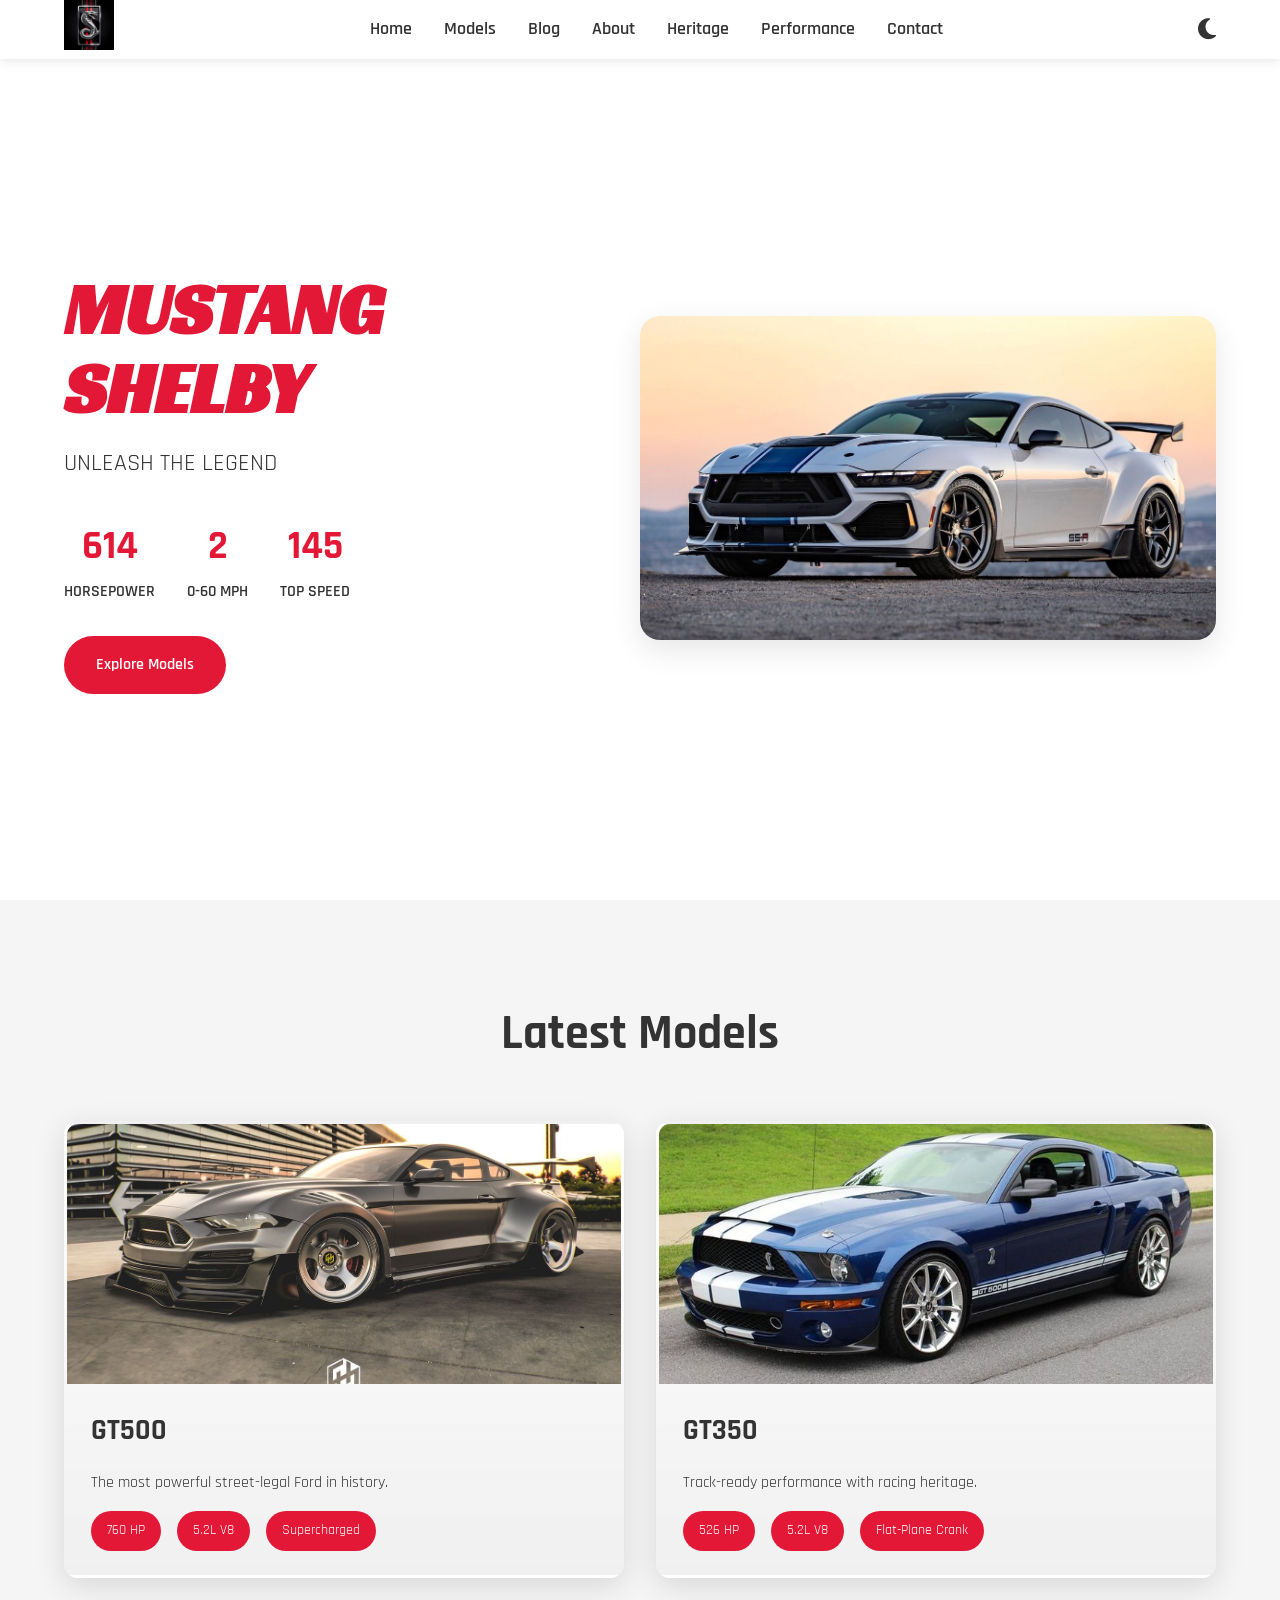
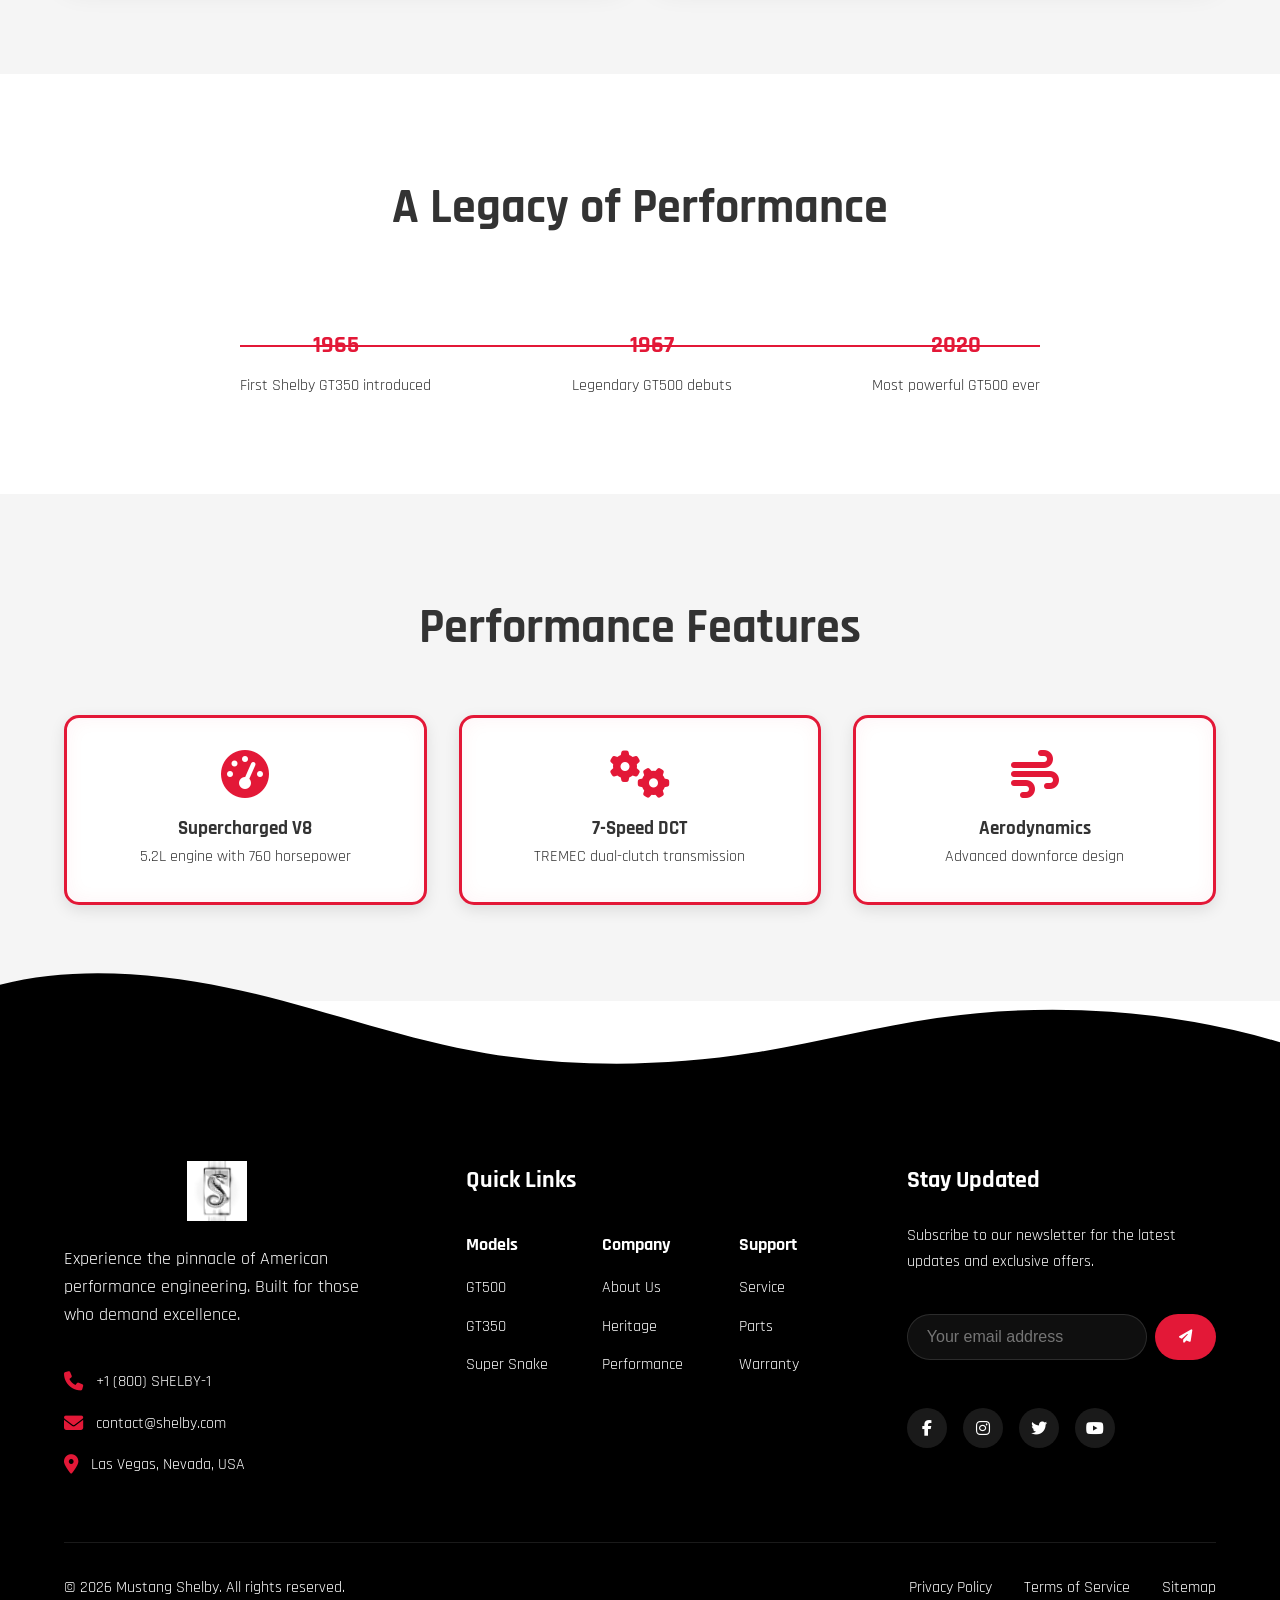
<file: index.html>
<!DOCTYPE html>
<html lang="en">
<head>
    <meta charset="UTF-8">
    <meta name="viewport" content="width=device-width, initial-scale=1.0">
    <meta name="google-site-verification" content="sR6FR-iXvypW9SxKnCcXeH9ZyyFjkOeVFkwECT5XVUw" />
    <title>Mustang Shelby GT500 & GT350 - Legendary Performance Sports Cars</title>
    <meta name="description" content="Explore the ultimate performance vehicles: Ford Mustang Shelby GT500 (760 HP) and GT350. Discover legendary American muscle cars with supercharged engines and track-ready performance.">
    <meta name="keywords" content="Mustang Shelby, GT500, GT350, performance cars, muscle cars, Ford Shelby, supercharged V8">
    <meta name="author" content="Mustang Shelby">
    <meta name="robots" content="index, follow">
    <meta property="og:title" content="Mustang Shelby - Legendary Performance Sports Cars">
    <meta property="og:description" content="Experience the pinnacle of American performance engineering. GT500 with 760 HP and GT350 with track-ready performance.">
    <meta property="og:type" content="website">
    <meta property="og:url" content="https://your-domain.com">
    <meta property="og:image" content="https://your-domain.com/img/Shelby Custom Builds 1.jpg">
    <meta property="og:image:width" content="1200">
    <meta property="og:image:height" content="630">
    <meta name="twitter:card" content="summary_large_image">
    <meta name="twitter:title" content="Mustang Shelby - Legendary Performance">
    <meta name="twitter:description" content="Explore the ultimate Shelby Mustang performance vehicles with supercharged V8 engines">
    <meta name="twitter:image" content="https://your-domain.com/img/Shelby Custom Builds 1.jpg">
    <link rel="canonical" href="https://your-domain.com">
    <link rel="icon" type="image/x-icon" href="logo/shalby logo 2.jpg">
    <link rel="stylesheet" href="https://cdnjs.cloudflare.com/ajax/libs/font-awesome/6.4.0/css/all.min.css">
    <link href="https://fonts.googleapis.com/css2?family=Rajdhani:wght@400;500;600;700&family=Racing+Sans+One&display=swap" rel="stylesheet">
    <link rel="stylesheet" href="index.css">
    <script type="application/ld+json">
    {
        "@context": "https://schema.org",
        "@type": "Organization",
        "name": "Mustang Shelby",
        "url": "https://your-domain.com",
        "logo": "https://your-domain.com/logo/shalby logo 2.jpg",
        "description": "Legendary Ford Mustang Shelby performance vehicles - GT500 (760 HP) and GT350 (526 HP)",
        "contact": {
            "@type": "ContactPoint",
            "telephone": "+1-800-735-4259",
            "contactType": "Customer Service"
        },
        "address": {
            "@type": "PostalAddress",
            "streetAddress": "Las Vegas",
            "addressRegion": "Nevada",
            "addressCountry": "US"
        },
        "sameAs": [
            "https://www.facebook.com/",
            "https://www.instagram.com/",
            "https://www.twitter.com/",
            "https://www.youtube.com/"
        ]
    }
    </script>
    <script type="application/ld+json">
    {
        "@context": "https://schema.org",
        "@type": "LocalBusiness",
        "name": "Mustang Shelby",
        "image": "https://your-domain.com/logo/shalby logo 2.jpg",
        "description": "High-performance Mustang Shelby vehicles with supercharged V8 engines",
        "address": {
            "@type": "PostalAddress",
            "streetAddress": "Las Vegas",
            "addressRegion": "Nevada",
            "addressCountry": "US"
        },
        "telephone": "+1-800-735-4259",
        "email": "contact@shelby.com",
        "url": "https://your-domain.com",
        "priceRange": "$$$",
        "aggregateRating": {
            "@type": "AggregateRating",
            "ratingValue": "4.9",
            "reviewCount": "1200"
        }
    }
    </script>
</head>
<body>
    <nav class="navbar">
        <div class="nav-logo">
            <img src="logo/shalby logo 2.jpg" alt="Shelby Logo">
        </div>

        <!-- Mobile hamburger -->
        <button id="navToggle" class="nav-toggle" aria-expanded="false" aria-label="Open navigation">
            <span class="bar"></span>
            <span class="bar"></span>
            <span class="bar"></span>
        </button>

        <div class="nav-links" id="navMenu">
            <a href="#home">Home</a>
            <a href="models.html">Models</a>
            <a href="blog/mustang-shelby-guide.html">Blog</a>
            <a href="about.html">About</a>
            <a href="#heritage">Heritage</a>
            <a href="#performance">Performance</a>
            <a href="#contact">Contact</a>
        </div>

        <button id="themeToggle" class="theme-toggle" aria-pressed="false" title="Toggle dark/light">
            <i class="fas fa-sun light-icon"></i>
            <i class="fas fa-moon dark-icon"></i>
        </button>
    </nav>

    <section id="home" class="hero" role="banner" aria-label="Mustang Shelby hero section">
        <div class="hero-content">
            <h1 class="animated-text">MUSTANG SHELBY</h1>
            <p class="subtitle">UNLEASH THE LEGEND</p>
            <div class="hero-stats">
                <div class="stat" aria-label="760 horsepower">
                    <span class="number">760</span>
                    <span class="label">HORSEPOWER</span>
                </div>
                <div class="stat" aria-label="0 to 60 mph in 3.3 seconds">
                    <span class="number">3.3</span>
                    <span class="label">0-60 MPH</span>
                </div>
                <div class="stat" aria-label="Over 180 mph top speed">
                    <span class="number">180+</span>
                    <span class="label">TOP SPEED</span>
                </div>
            </div>
            <a href="#models" class="cta-button" aria-label="Explore Models section">Explore Models</a>
        </div>
        <div class="hero-image">
            <img src="img/Shelby Custom Builds 1.jpg" alt="Mustang Shelby Custom Build - High performance muscle car with supercharged V8 engine">
        </div>
    </section>

    <section id="models" class="models" aria-label="Latest Shelby Models">
        <h2>Latest Models</h2>
        <div class="model-grid">
            <a href="gt500-details.html" class="model-card model-link" style="text-decoration: none; color: inherit;" aria-label="Learn more about GT500 - 760 HP supercharged V8">
                <img src="img/Shelby Custom Builds 2.jpg" alt="Ford Mustang Shelby GT500 - Most powerful street-legal Ford with 760 horsepower supercharged V8">
                <div class="model-info">
                    <h3>GT500</h3>
                    <p>The most powerful street-legal Ford in history.</p>
                    <ul class="specs">
                        <li>760 HP</li>
                        <li>5.2L V8</li>
                        <li>Supercharged</li>
                    </ul>
                </div>
            </a>
            <a href="gt350-details.html" class="model-card model-link" style="text-decoration: none; color: inherit;" aria-label="Learn more about GT350 - Track-ready performance with 526 HP">
                <img src="img/Shelby GT500 3.jpg" alt="Ford Mustang Shelby GT350 - Track-ready performance car with 526 HP flat-plane crank V8">
                <div class="model-info">
                    <h3>GT350</h3>
                    <p>Track-ready performance with racing heritage.</p>
                    <ul class="specs">
                        <li>526 HP</li>
                        <li>5.2L V8</li>
                        <li>Flat-Plane Crank</li>
                    </ul>
                </div>
            </a>
        </div>
    </section>

    <section id="heritage" class="heritage">
        <div class="heritage-content">
            <h2>A Legacy of Performance</h2>
            <div class="timeline">
                <div class="timeline-item">
                    <span class="year">1965</span>
                    <p>First Shelby GT350 introduced</p>
                </div>
                <div class="timeline-item">
                    <span class="year">1967</span>
                    <p>Legendary GT500 debuts</p>
                </div>
                <div class="timeline-item">
                    <span class="year">2020</span>
                    <p>Most powerful GT500 ever</p>
                </div>
            </div>
        </div>
    </section>

    <section id="performance" class="performance" aria-label="Performance Features">
        <h2>Performance Features</h2>
        <div class="features-grid">
            <a href="engine-details.html" class="feature feature-link" style="text-decoration: none; color: inherit;" aria-label="Supercharged V8 Engine - 5.2L with 760 horsepower">
                <i class="fas fa-tachometer-alt"></i>
                <h3>Supercharged V8</h3>
                <p>5.2L engine with 760 horsepower</p>
            </a>
            <a href="dct-details.html" class="feature feature-link" style="text-decoration: none; color: inherit;" aria-label="7-Speed DCT Transmission - TREMEC dual-clutch">
                <i class="fas fa-cogs"></i>
                <h3>7-Speed DCT</h3>
                <p>TREMEC dual-clutch transmission</p>
            </a>
            <a href="aerodynamics-details.html" class="feature feature-link" style="text-decoration: none; color: inherit;" aria-label="Advanced Aerodynamics - Downforce design">
                <i class="fas fa-wind"></i>
                <h3>Aerodynamics</h3>
                <p>Advanced downforce design</p>
            </a>
        </div>
    </section>

    <footer id="contact" class="site-footer">
        <div class="footer-waves">
            <svg data-name="Layer 1" xmlns="http://www.w3.org/2000/svg" viewBox="0 0 1200 120" preserveAspectRatio="none">
                <path d="M321.39,56.44c58-10.79,114.16-30.13,172-41.86,82.39-16.72,168.19-17.73,250.45-.39C823.78,31,906.67,72,985.66,92.83c70.05,18.48,146.53,26.09,214.34,3V0H0V27.35A600.21,600.21,0,0,0,321.39,56.44Z"></path>
            </svg>
        </div>
        <div class="footer-content">
            <div class="footer-section brand-section">
                <img src="logo/shalby logo 2.jpg" alt="Shelby Logo" class="footer-logo">
                <p class="brand-description">Experience the pinnacle of American performance engineering. Built for those who demand excellence.</p>
                <div class="contact-info">
                    <div class="contact-item">
                        <i class="fas fa-phone"></i>
                        <span>+1 (800) SHELBY-1</span>
                    </div>
                    <div class="contact-item">
                        <i class="fas fa-envelope"></i>
                        <span>contact@shelby.com</span>
                    </div>
                    <div class="contact-item">
                        <i class="fas fa-map-marker-alt"></i>
                        <span>Las Vegas, Nevada, USA</span>
                    </div>
                </div>
            </div>
            
            <div class="footer-section quick-links">
                <h4>Quick Links</h4>
                <div class="links-grid">
                    <div class="links-column">
                        <h5>Models</h5>
                        <a href="#models">GT500</a>
                        <a href="#models">GT350</a>
                        <a href="#models">Super Snake</a>
                    </div>
                    <div class="links-column">
                        <h5>Company</h5>
                        <a href="about.html">About Us</a>
                        <a href="#heritage">Heritage</a>
                        <a href="#performance">Performance</a>
                    </div>
                    <div class="links-column">
                        <h5>Support</h5>
                        <a href="#service">Service</a>
                        <a href="#parts">Parts</a>
                        <a href="#warranty">Warranty</a>
                    </div>
                </div>
            </div>

            <div class="footer-section newsletter">
                <h4>Stay Updated</h4>
                <p>Subscribe to our newsletter for the latest updates and exclusive offers.</p>
                <form class="newsletter-form">
                    <div class="input-group">
                        <input type="email" placeholder="Your email address" required>
                        <button type="submit">
                            <i class="fas fa-paper-plane"></i>
                        </button>
                    </div>
                </form>
                <div class="social-icons">
                    <a href="#" class="social-icon" title="Facebook">
                        <i class="fab fa-facebook-f"></i>
                    </a>
                    <a href="#" class="social-icon" title="Instagram">
                        <i class="fab fa-instagram"></i>
                    </a>
                    <a href="#" class="social-icon" title="Twitter">
                        <i class="fab fa-twitter"></i>
                    </a>
                    <a href="#" class="social-icon" title="YouTube">
                        <i class="fab fa-youtube"></i>
                    </a>
                </div>
            </div>
        </div>
        
        <div class="footer-bottom">
            <div class="footer-bottom-content">
                <p class="copyright">&copy; <span id="year">2025</span> Mustang Shelby. All rights reserved.</p>
                <div class="footer-bottom-links">
                    <a href="#privacy">Privacy Policy</a>
                    <a href="#terms">Terms of Service</a>
                    <a href="#sitemap">Sitemap</a>
                </div>
            </div>
        </div>
    </footer>

    <script src="index.js"></script>
</body>
</html>
</file>
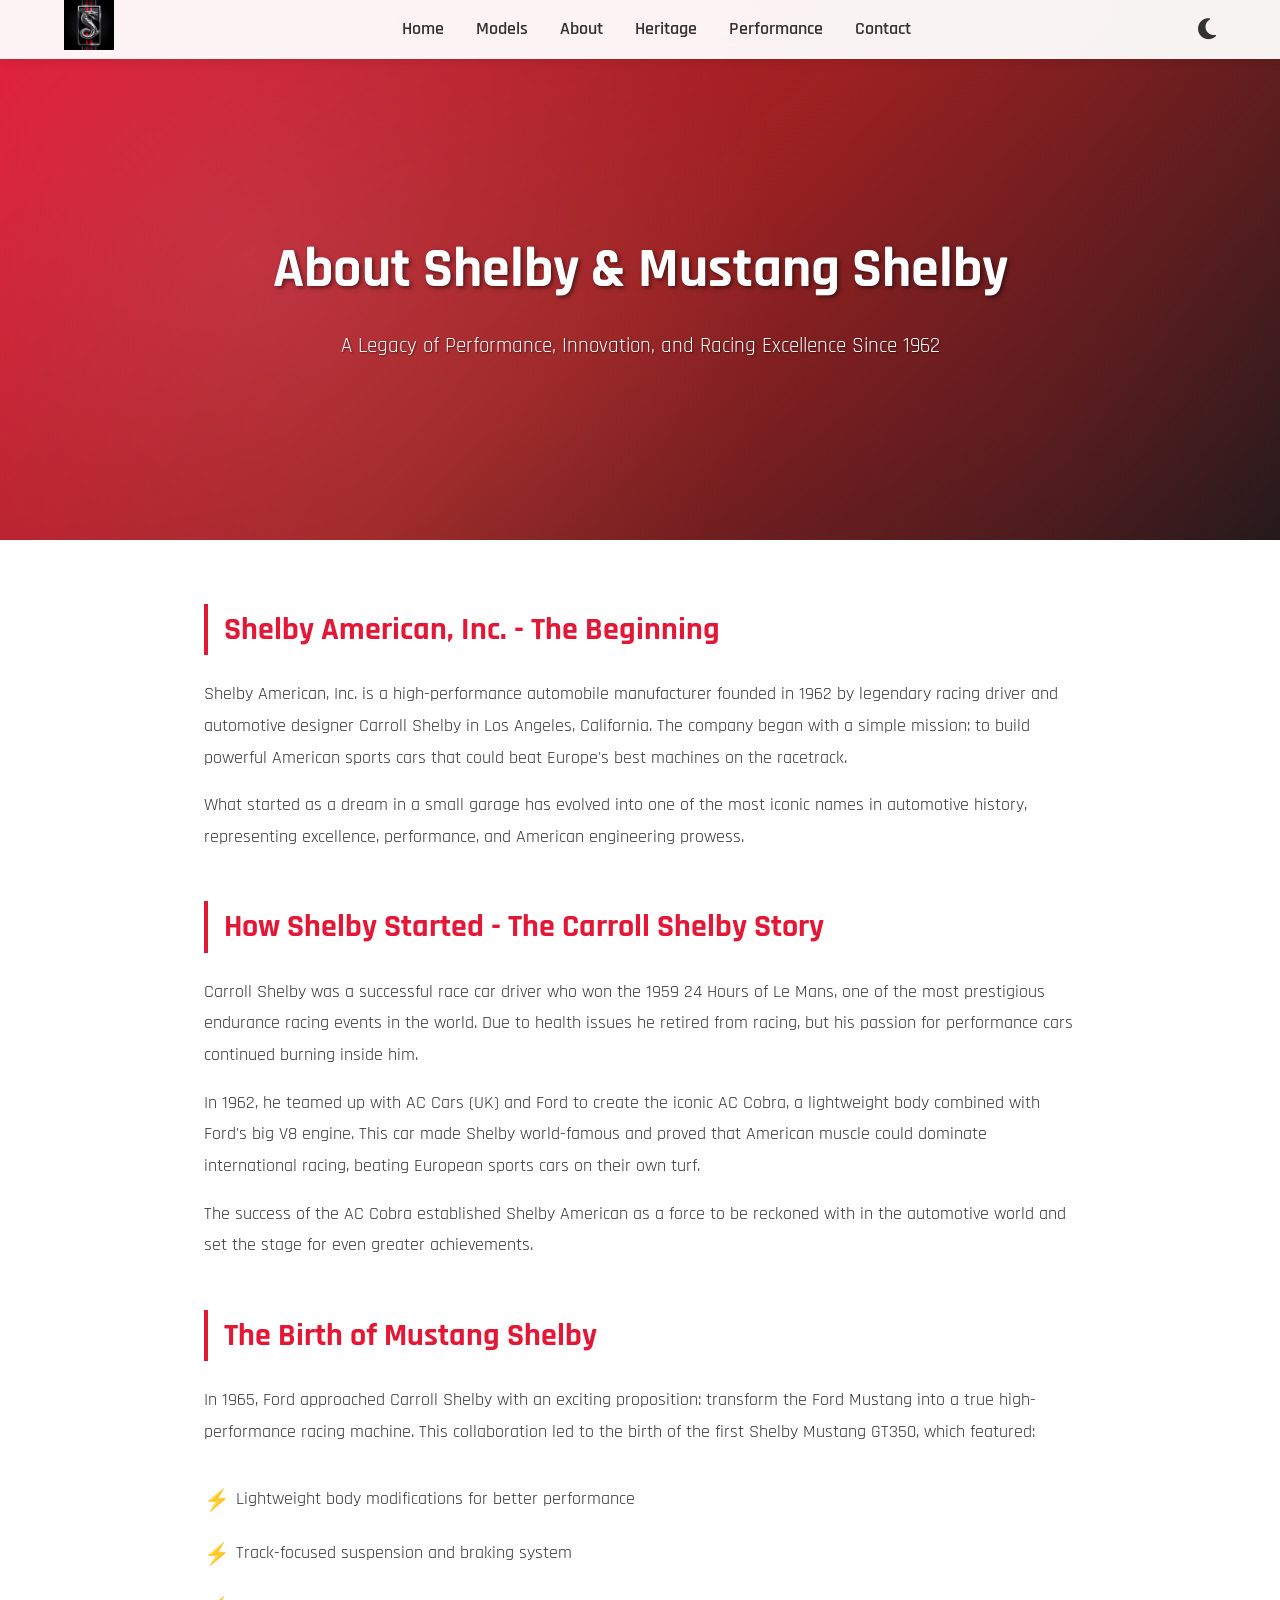
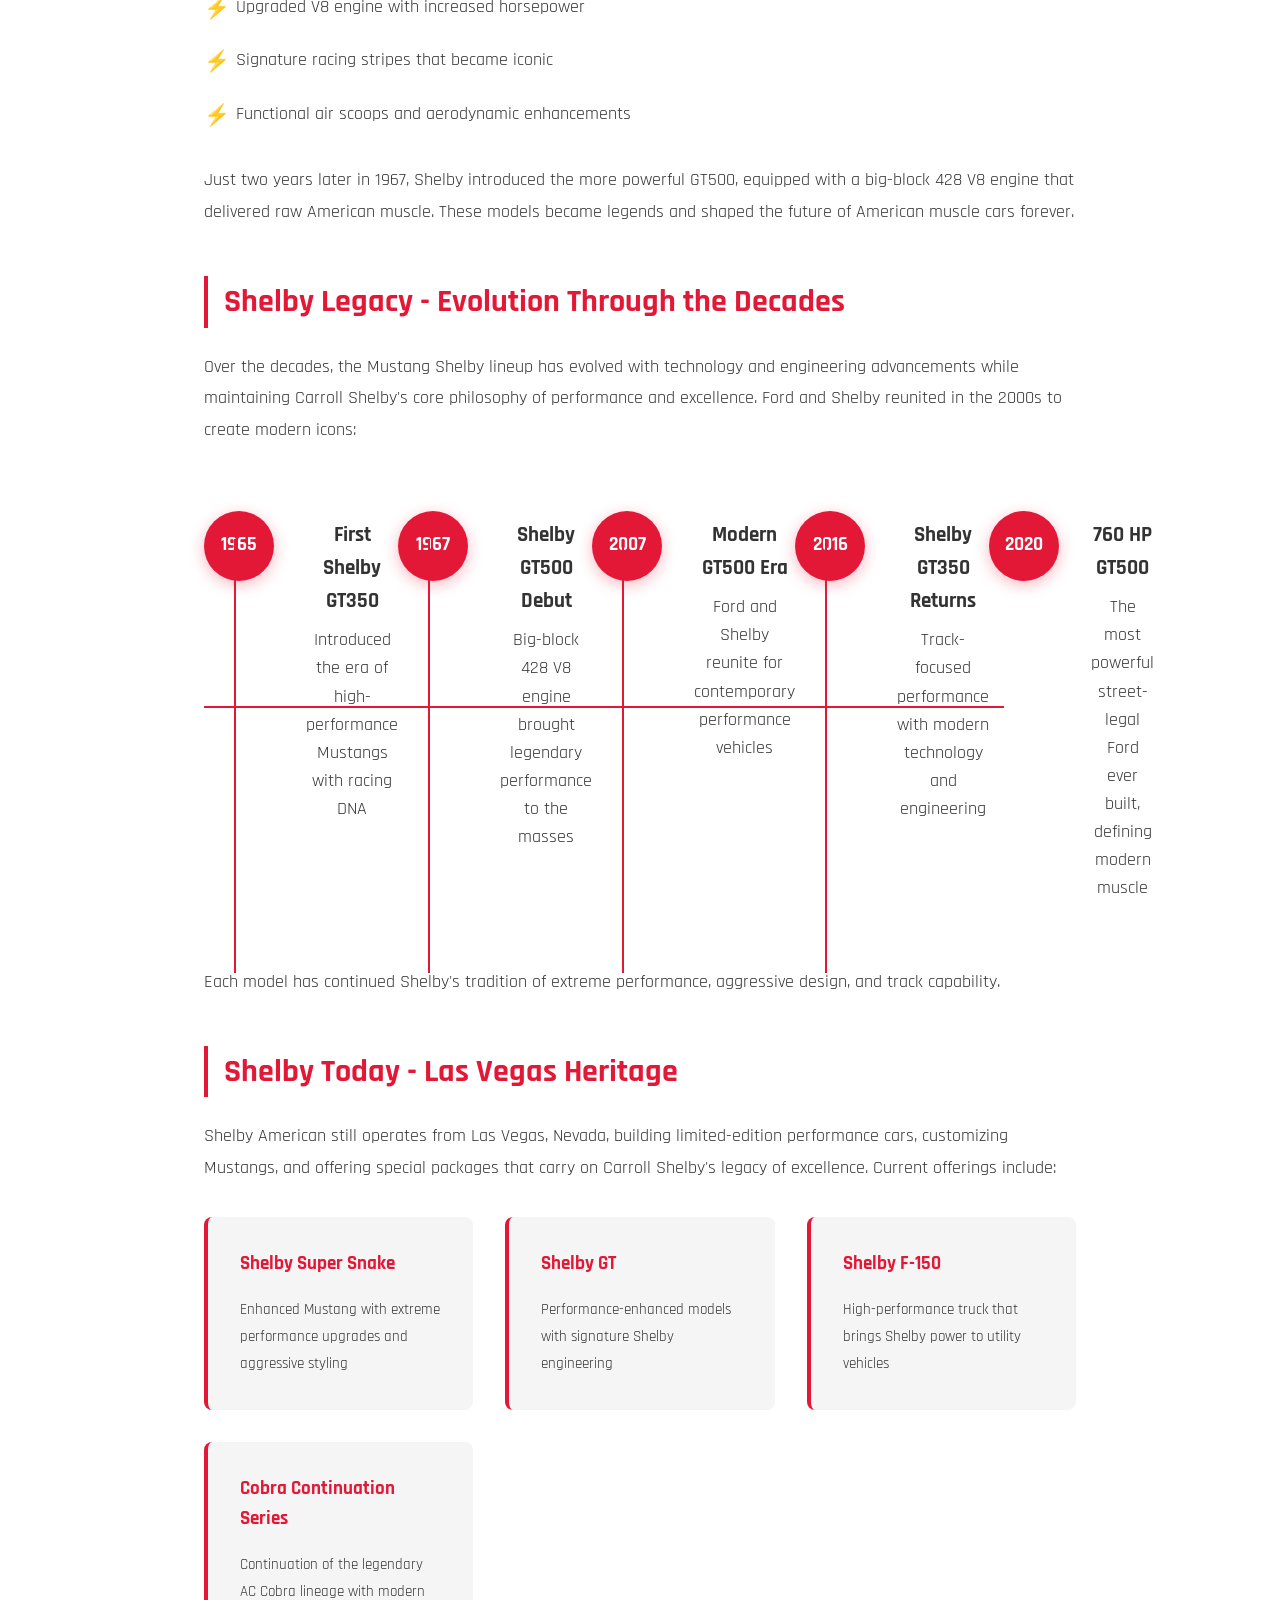
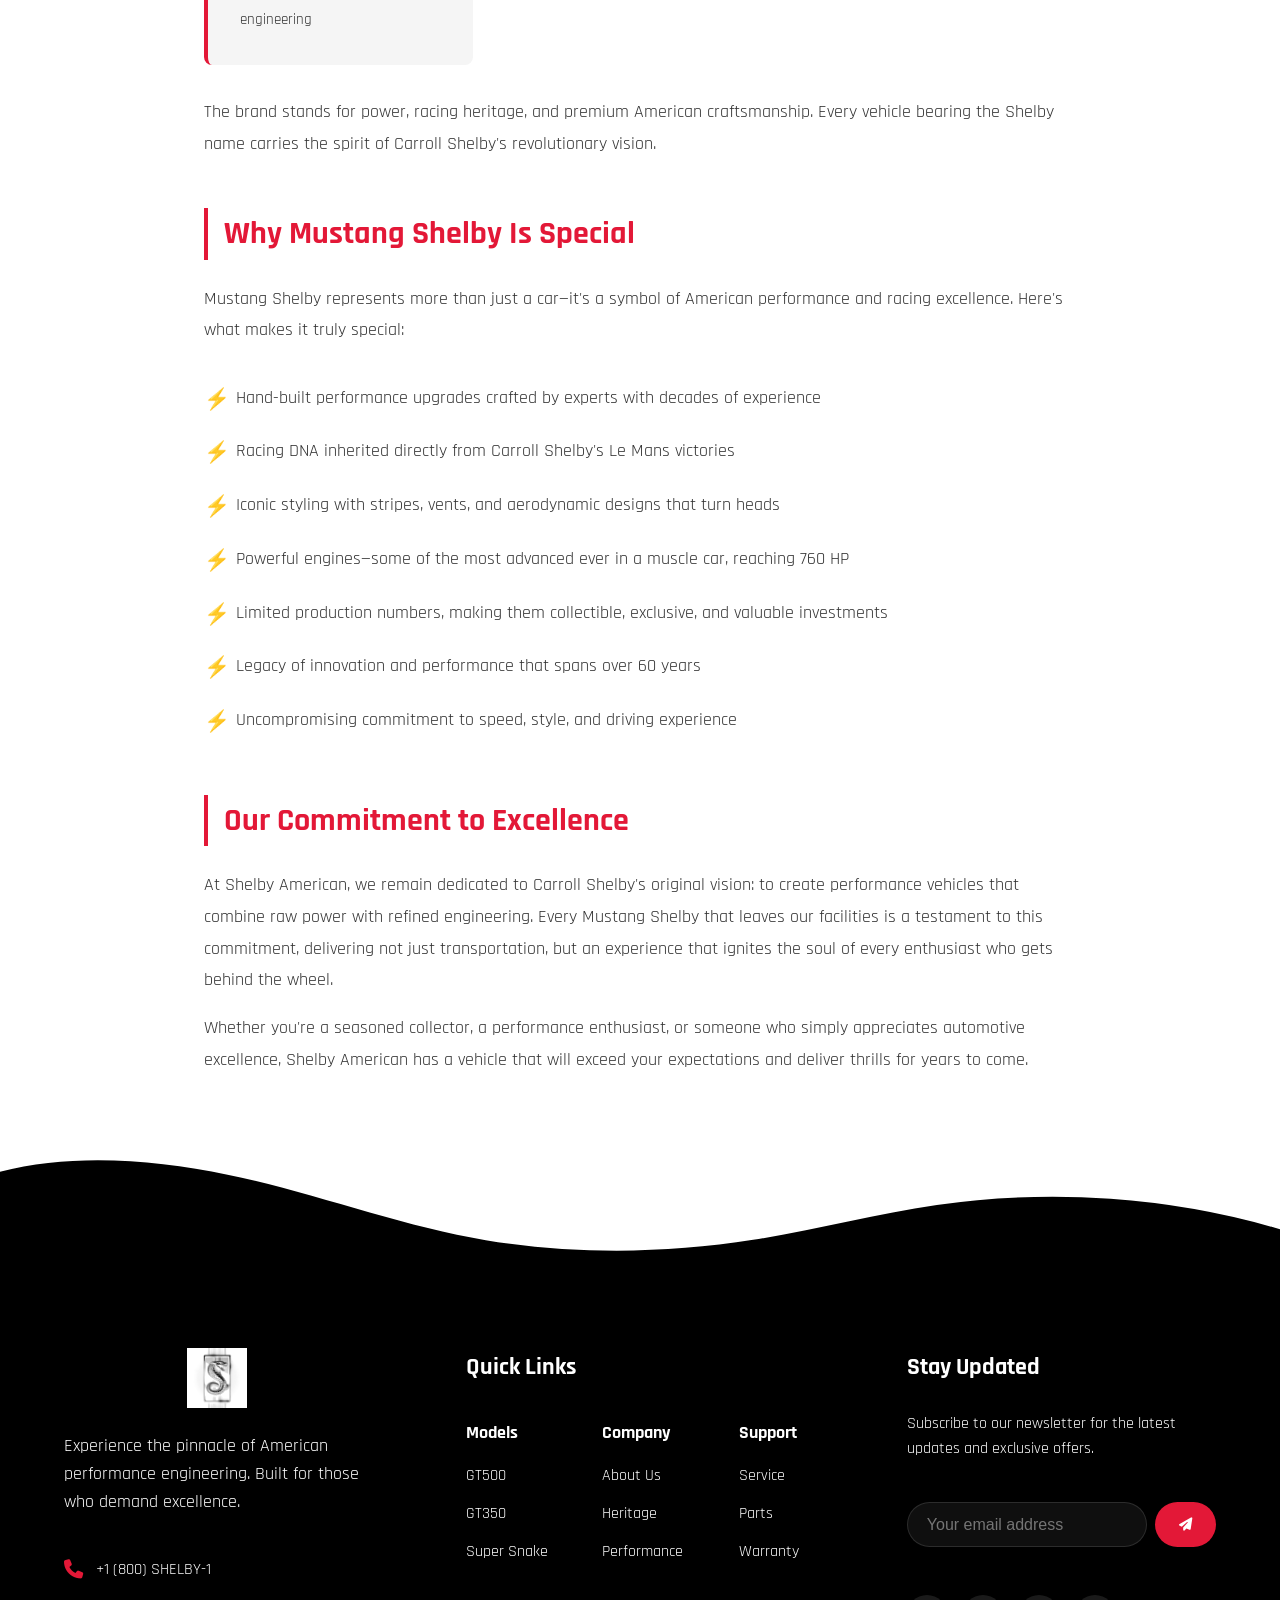
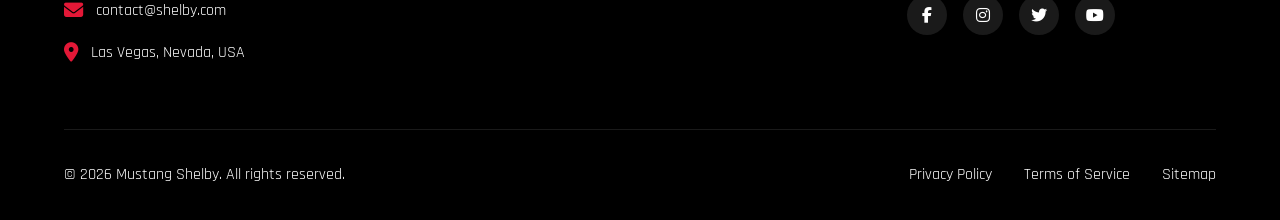
<file: about.html>
<!DOCTYPE html>
<html lang="en">
<head>
    <meta charset="UTF-8">
    <meta name="viewport" content="width=device-width, initial-scale=1.0">
    <title>About Shelby & Mustang Shelby - History & Legacy | Mustang Shelby</title>
    <meta name="description" content="Discover the legendary history of Shelby American and Mustang Shelby. From Carroll Shelby's racing heritage in 1962 to modern 760 HP supercars.">
    <meta name="keywords" content="Shelby American, Carroll Shelby, Mustang history, GT500, GT350, racing heritage, American muscle cars">
    <meta name="author" content="Mustang Shelby">
    <meta name="robots" content="index, follow">
    <meta property="og:title" content="About Shelby & Mustang Shelby - Legendary History">
    <meta property="og:description" content="Explore the iconic history of Shelby American from 1962 to today - a legacy of performance and racing excellence">
    <meta property="og:type" content="article">
    <meta property="og:url" content="https://your-domain.com/about.html">
    <meta name="twitter:card" content="summary_large_image">
    <meta name="twitter:title" content="About Shelby - Legendary Performance Heritage">
    <link rel="canonical" href="https://your-domain.com/about.html">
    <link rel="icon" type="image/x-icon" href="logo/shalby logo 2.jpg">
    <link rel="stylesheet" href="https://cdnjs.cloudflare.com/ajax/libs/font-awesome/6.4.0/css/all.min.css">
    <link href="https://fonts.googleapis.com/css2?family=Rajdhani:wght@400;500;600;700&family=Racing+Sans+One&display=swap" rel="stylesheet">
    <link rel="stylesheet" href="index.css">
    <script type="application/ld+json">
    {
        "@context": "https://schema.org",
        "@type": "Article",
        "headline": "About Shelby & Mustang Shelby - Full Information",
        "description": "The legendary history and legacy of Shelby American and Mustang Shelby performance cars",
        "author": {"@type": "Organization", "name": "Mustang Shelby"},
        "datePublished": "2025-11-27",
        "mainEntity": {
            "@type": "Organization",
            "name": "Shelby American, Inc.",
            "founded": "1962",
            "founder": "Carroll Shelby",
            "location": "Las Vegas, Nevada"
        }
    }
    </script>
    <style>
        .about-hero {
            min-height: 60vh;
            background: linear-gradient(135deg, #e31837 0%, #9c2121 50%, #1a1a1a 100%);
            display: flex;
            align-items: center;
            justify-content: center;
            padding: 6rem 5% 3rem;
            text-align: center;
            color: white;
            position: relative;
            overflow: hidden;
        }

        .about-hero::before {
            content: '';
            position: absolute;
            top: 0;
            left: 0;
            right: 0;
            bottom: 0;
            background: 
                radial-gradient(circle at 20% 50%, rgba(255,255,255,0.1) 0%, transparent 50%),
                radial-gradient(circle at 80% 80%, rgba(227,24,55,0.1) 0%, transparent 50%);
            animation: gradientShift 8s ease-in-out infinite;
        }

        @keyframes gradientShift {
            0%, 100% { opacity: 1; }
            50% { opacity: 0.8; }
        }

        .about-hero > div {
            position: relative;
            z-index: 1;
            animation: slideInDown 0.8s ease-out;
        }

        .about-hero h1 {
            font-size: 3.5rem;
            font-weight: 700;
            margin-bottom: 1rem;
            text-shadow: 2px 2px 4px rgba(0,0,0,0.5);
        }

        .about-hero p {
            font-size: 1.3rem;
            max-width: 600px;
            margin: 0 auto;
            text-shadow: 1px 1px 2px rgba(0,0,0,0.5);
        }

        @keyframes slideInDown {
            from {
                opacity: 0;
                transform: translateY(-30px);
            }
            to {
                opacity: 1;
                transform: translateY(0);
            }
        }

        .about-content {
            max-width: 1000px;
            margin: 0 auto;
            padding: 4rem 5%;
        }

        .about-section {
            margin-bottom: 3rem;
            animation: fadeInUp 0.8s ease-out;
        }

        @keyframes fadeInUp {
            from {
                opacity: 0;
                transform: translateY(30px);
            }
            to {
                opacity: 1;
                transform: translateY(0);
            }
        }

        .about-section h2 {
            font-size: 2rem;
            color: var(--primary);
            margin-bottom: 1.5rem;
            border-left: 4px solid var(--primary);
            padding-left: 1rem;
        }

        .about-section p {
            font-size: 1.1rem;
            line-height: 1.8;
            color: var(--text);
            margin-bottom: 1rem;
        }

        .about-section ul {
            list-style: none;
            margin: 1.5rem 0;
            padding-left: 0;
        }

        .about-section ul li {
            padding: 0.8rem 0;
            padding-left: 2rem;
            position: relative;
            font-size: 1.1rem;
            line-height: 1.6;
        }

        .about-section ul li::before {
            content: "⚡";
            position: absolute;
            left: 0;
            color: var(--primary);
            font-size: 1.3rem;
        }

        .timeline {
            margin: 2rem 0;
            position: relative;
        }

        .timeline-item {
            display: flex;
            margin-bottom: 2rem;
            position: relative;
        }

        .timeline-item::before {
            content: '';
            position: absolute;
            left: 30px;
            top: 60px;
            width: 2px;
            height: calc(100% + 10px);
            background: var(--primary);
        }

        .timeline-item:last-child::before {
            display: none;
        }

        .timeline-year {
            background: var(--primary);
            color: white;
            width: 70px;
            height: 70px;
            border-radius: 50%;
            display: flex;
            align-items: center;
            justify-content: center;
            font-weight: 700;
            font-size: 1.2rem;
            flex-shrink: 0;
            box-shadow: 0 4px 15px rgba(227, 24, 55, 0.3);
        }

        .timeline-content {
            margin-left: 2rem;
            padding-top: 0.5rem;
        }

        .timeline-content h3 {
            font-size: 1.3rem;
            margin-bottom: 0.5rem;
            color: var(--text);
        }

        .timeline-content p {
            color: var(--text);
            line-height: 1.6;
            margin: 0;
        }

        .features-list {
            display: grid;
            grid-template-columns: repeat(auto-fit, minmax(250px, 1fr));
            gap: 2rem;
            margin: 2rem 0;
        }

        .feature-item {
            background: var(--surface);
            padding: 2rem;
            border-radius: 8px;
            border-left: 4px solid var(--primary);
            transition: all 0.3s ease;
        }

        .feature-item:hover {
            transform: translateY(-5px);
            box-shadow: 0 8px 20px var(--shadow);
        }

        .feature-item h3 {
            color: var(--primary);
            margin-bottom: 1rem;
            font-size: 1.2rem;
        }

        .feature-item p {
            margin: 0;
            color: var(--text);
            font-size: 0.95rem;
        }

        .dark-theme .feature-item {
            background: var(--surface);
        }
    </style>
</head>
<body>
    <nav class="navbar">
        <div class="nav-logo">
            <img src="logo/shalby logo 2.jpg" alt="Shelby Logo">
        </div>

        <button id="navToggle" class="nav-toggle" aria-expanded="false" aria-label="Open navigation">
            <span class="bar"></span>
            <span class="bar"></span>
            <span class="bar"></span>
        </button>

        <div class="nav-links" id="navMenu">
            <a href="index.html#home">Home</a>
            <a href="index.html#models">Models</a>
            <a href="about.html">About</a>
            <a href="index.html#heritage">Heritage</a>
            <a href="index.html#performance">Performance</a>
            <a href="index.html#contact">Contact</a>
        </div>

        <button id="themeToggle" class="theme-toggle" aria-pressed="false" title="Toggle dark/light">
            <i class="fas fa-sun light-icon"></i>
            <i class="fas fa-moon dark-icon"></i>
        </button>
    </nav>

    <section class="about-hero" role="banner" aria-label="About Shelby and Mustang Shelby">
        <div>
            <h1>About Shelby & Mustang Shelby</h1>
            <p>A Legacy of Performance, Innovation, and Racing Excellence Since 1962</p>
        </div>
    </section>

    <section class="about-content">
        <article>
            <section class="about-section">
                <h2>Shelby American, Inc. - The Beginning</h2>
                <p>Shelby American, Inc. is a high-performance automobile manufacturer founded in 1962 by legendary racing driver and automotive designer Carroll Shelby in Los Angeles, California. The company began with a simple mission: to build powerful American sports cars that could beat Europe's best machines on the racetrack.</p>
                <p>What started as a dream in a small garage has evolved into one of the most iconic names in automotive history, representing excellence, performance, and American engineering prowess.</p>
            </section>

            <section class="about-section">
                <h2>How Shelby Started - The Carroll Shelby Story</h2>
                <p>Carroll Shelby was a successful race car driver who won the 1959 24 Hours of Le Mans, one of the most prestigious endurance racing events in the world. Due to health issues he retired from racing, but his passion for performance cars continued burning inside him.</p>
                <p>In 1962, he teamed up with AC Cars (UK) and Ford to create the iconic AC Cobra, a lightweight body combined with Ford's big V8 engine. This car made Shelby world-famous and proved that American muscle could dominate international racing, beating European sports cars on their own turf.</p>
                <p>The success of the AC Cobra established Shelby American as a force to be reckoned with in the automotive world and set the stage for even greater achievements.</p>
            </section>

            <section class="about-section">
                <h2>The Birth of Mustang Shelby</h2>
                <p>In 1965, Ford approached Carroll Shelby with an exciting proposition: transform the Ford Mustang into a true high-performance racing machine. This collaboration led to the birth of the first Shelby Mustang GT350, which featured:</p>
                <ul>
                    <li>Lightweight body modifications for better performance</li>
                    <li>Track-focused suspension and braking system</li>
                    <li>Upgraded V8 engine with increased horsepower</li>
                    <li>Signature racing stripes that became iconic</li>
                    <li>Functional air scoops and aerodynamic enhancements</li>
                </ul>
                <p>Just two years later in 1967, Shelby introduced the more powerful GT500, equipped with a big-block 428 V8 engine that delivered raw American muscle. These models became legends and shaped the future of American muscle cars forever.</p>
            </section>

            <section class="about-section">
                <h2>Shelby Legacy - Evolution Through the Decades</h2>
                <p>Over the decades, the Mustang Shelby lineup has evolved with technology and engineering advancements while maintaining Carroll Shelby's core philosophy of performance and excellence. Ford and Shelby reunited in the 2000s to create modern icons:</p>
                
                <div class="timeline">
                    <div class="timeline-item">
                        <div class="timeline-year">1965</div>
                        <div class="timeline-content">
                            <h3>First Shelby GT350</h3>
                            <p>Introduced the era of high-performance Mustangs with racing DNA</p>
                        </div>
                    </div>
                    <div class="timeline-item">
                        <div class="timeline-year">1967</div>
                        <div class="timeline-content">
                            <h3>Shelby GT500 Debut</h3>
                            <p>Big-block 428 V8 engine brought legendary performance to the masses</p>
                        </div>
                    </div>
                    <div class="timeline-item">
                        <div class="timeline-year">2007</div>
                        <div class="timeline-content">
                            <h3>Modern GT500 Era</h3>
                            <p>Ford and Shelby reunite for contemporary performance vehicles</p>
                        </div>
                    </div>
                    <div class="timeline-item">
                        <div class="timeline-year">2016</div>
                        <div class="timeline-content">
                            <h3>Shelby GT350 Returns</h3>
                            <p>Track-focused performance with modern technology and engineering</p>
                        </div>
                    </div>
                    <div class="timeline-item">
                        <div class="timeline-year">2020</div>
                        <div class="timeline-content">
                            <h3>760 HP GT500</h3>
                            <p>The most powerful street-legal Ford ever built, defining modern muscle</p>
                        </div>
                    </div>
                </div>

                <p>Each model has continued Shelby's tradition of extreme performance, aggressive design, and track capability.</p>
            </section>

            <section class="about-section">
                <h2>Shelby Today - Las Vegas Heritage</h2>
                <p>Shelby American still operates from Las Vegas, Nevada, building limited-edition performance cars, customizing Mustangs, and offering special packages that carry on Carroll Shelby's legacy of excellence. Current offerings include:</p>
                
                <div class="features-list">
                    <div class="feature-item">
                        <h3>Shelby Super Snake</h3>
                        <p>Enhanced Mustang with extreme performance upgrades and aggressive styling</p>
                    </div>
                    <div class="feature-item">
                        <h3>Shelby GT</h3>
                        <p>Performance-enhanced models with signature Shelby engineering</p>
                    </div>
                    <div class="feature-item">
                        <h3>Shelby F-150</h3>
                        <p>High-performance truck that brings Shelby power to utility vehicles</p>
                    </div>
                    <div class="feature-item">
                        <h3>Cobra Continuation Series</h3>
                        <p>Continuation of the legendary AC Cobra lineage with modern engineering</p>
                    </div>
                </div>

                <p>The brand stands for power, racing heritage, and premium American craftsmanship. Every vehicle bearing the Shelby name carries the spirit of Carroll Shelby's revolutionary vision.</p>
            </section>

            <section class="about-section">
                <h2>Why Mustang Shelby Is Special</h2>
                <p>Mustang Shelby represents more than just a car—it's a symbol of American performance and racing excellence. Here's what makes it truly special:</p>
                <ul>
                    <li>Hand-built performance upgrades crafted by experts with decades of experience</li>
                    <li>Racing DNA inherited directly from Carroll Shelby's Le Mans victories</li>
                    <li>Iconic styling with stripes, vents, and aerodynamic designs that turn heads</li>
                    <li>Powerful engines—some of the most advanced ever in a muscle car, reaching 760 HP</li>
                    <li>Limited production numbers, making them collectible, exclusive, and valuable investments</li>
                    <li>Legacy of innovation and performance that spans over 60 years</li>
                    <li>Uncompromising commitment to speed, style, and driving experience</li>
                </ul>
            </section>

            <section class="about-section">
                <h2>Our Commitment to Excellence</h2>
                <p>At Shelby American, we remain dedicated to Carroll Shelby's original vision: to create performance vehicles that combine raw power with refined engineering. Every Mustang Shelby that leaves our facilities is a testament to this commitment, delivering not just transportation, but an experience that ignites the soul of every enthusiast who gets behind the wheel.</p>
                <p>Whether you're a seasoned collector, a performance enthusiast, or someone who simply appreciates automotive excellence, Shelby American has a vehicle that will exceed your expectations and deliver thrills for years to come.</p>
            </section>
        </article>
    </section>

    <footer id="contact" class="site-footer">
        <div class="footer-waves">
            <svg data-name="Layer 1" xmlns="http://www.w3.org/2000/svg" viewBox="0 0 1200 120" preserveAspectRatio="none">
                <path d="M321.39,56.44c58-10.79,114.16-30.13,172-41.86,82.39-16.72,168.19-17.73,250.45-.39C823.78,31,906.67,72,985.66,92.83c70.05,18.48,146.53,26.09,214.34,3V0H0V27.35A600.21,600.21,0,0,0,321.39,56.44Z"></path>
            </svg>
        </div>
        <div class="footer-content">
            <div class="footer-section brand-section">
                <img src="logo/shalby logo 2.jpg" alt="Shelby Logo" class="footer-logo">
                <p class="brand-description">Experience the pinnacle of American performance engineering. Built for those who demand excellence.</p>
                <div class="contact-info">
                    <div class="contact-item">
                        <i class="fas fa-phone"></i>
                        <span>+1 (800) SHELBY-1</span>
                    </div>
                    <div class="contact-item">
                        <i class="fas fa-envelope"></i>
                        <span>contact@shelby.com</span>
                    </div>
                    <div class="contact-item">
                        <i class="fas fa-map-marker-alt"></i>
                        <span>Las Vegas, Nevada, USA</span>
                    </div>
                </div>
            </div>
            
            <div class="footer-section quick-links">
                <h4>Quick Links</h4>
                <div class="links-grid">
                    <div class="links-column">
                        <h5>Models</h5>
                        <a href="index.html#models">GT500</a>
                        <a href="index.html#models">GT350</a>
                        <a href="index.html#models">Super Snake</a>
                    </div>
                    <div class="links-column">
                        <h5>Company</h5>
                        <a href="about.html">About Us</a>
                        <a href="index.html#heritage">Heritage</a>
                        <a href="index.html#performance">Performance</a>
                    </div>
                    <div class="links-column">
                        <h5>Support</h5>
                        <a href="#service">Service</a>
                        <a href="#parts">Parts</a>
                        <a href="#warranty">Warranty</a>
                    </div>
                </div>
            </div>

            <div class="footer-section newsletter">
                <h4>Stay Updated</h4>
                <p>Subscribe to our newsletter for the latest updates and exclusive offers.</p>
                <form class="newsletter-form">
                    <div class="input-group">
                        <input type="email" placeholder="Your email address" required>
                        <button type="submit">
                            <i class="fas fa-paper-plane"></i>
                        </button>
                    </div>
                </form>
                <div class="social-icons">
                    <a href="#" class="social-icon" title="Facebook">
                        <i class="fab fa-facebook-f"></i>
                    </a>
                    <a href="#" class="social-icon" title="Instagram">
                        <i class="fab fa-instagram"></i>
                    </a>
                    <a href="#" class="social-icon" title="Twitter">
                        <i class="fab fa-twitter"></i>
                    </a>
                    <a href="#" class="social-icon" title="YouTube">
                        <i class="fab fa-youtube"></i>
                    </a>
                </div>
            </div>
        </div>
        
        <div class="footer-bottom">
            <div class="footer-bottom-content">
                <p class="copyright">&copy; <span id="year">2025</span> Mustang Shelby. All rights reserved.</p>
                <div class="footer-bottom-links">
                    <a href="#privacy">Privacy Policy</a>
                    <a href="#terms">Terms of Service</a>
                    <a href="sitemap.xml">Sitemap</a>
                </div>
            </div>
        </div>
    </footer>

    <script src="index.js"></script>
</body>
</html>
</file>
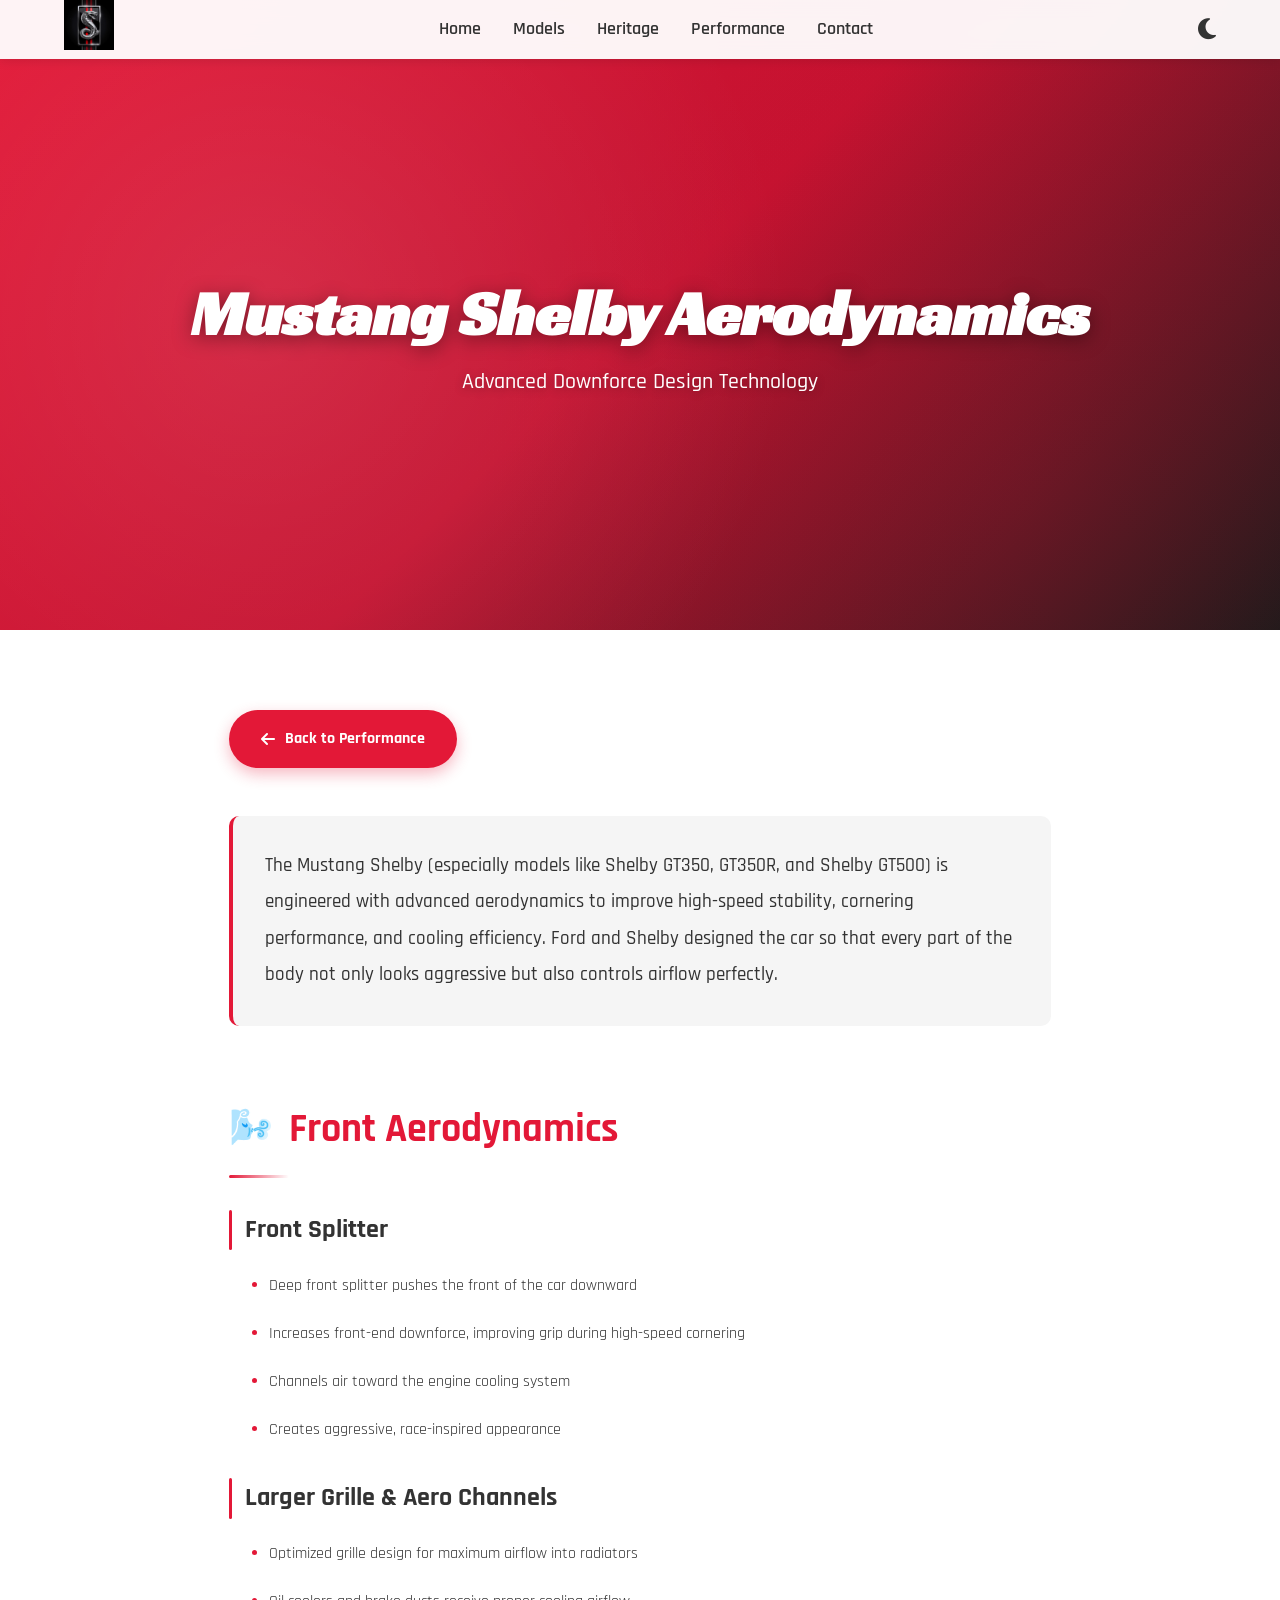
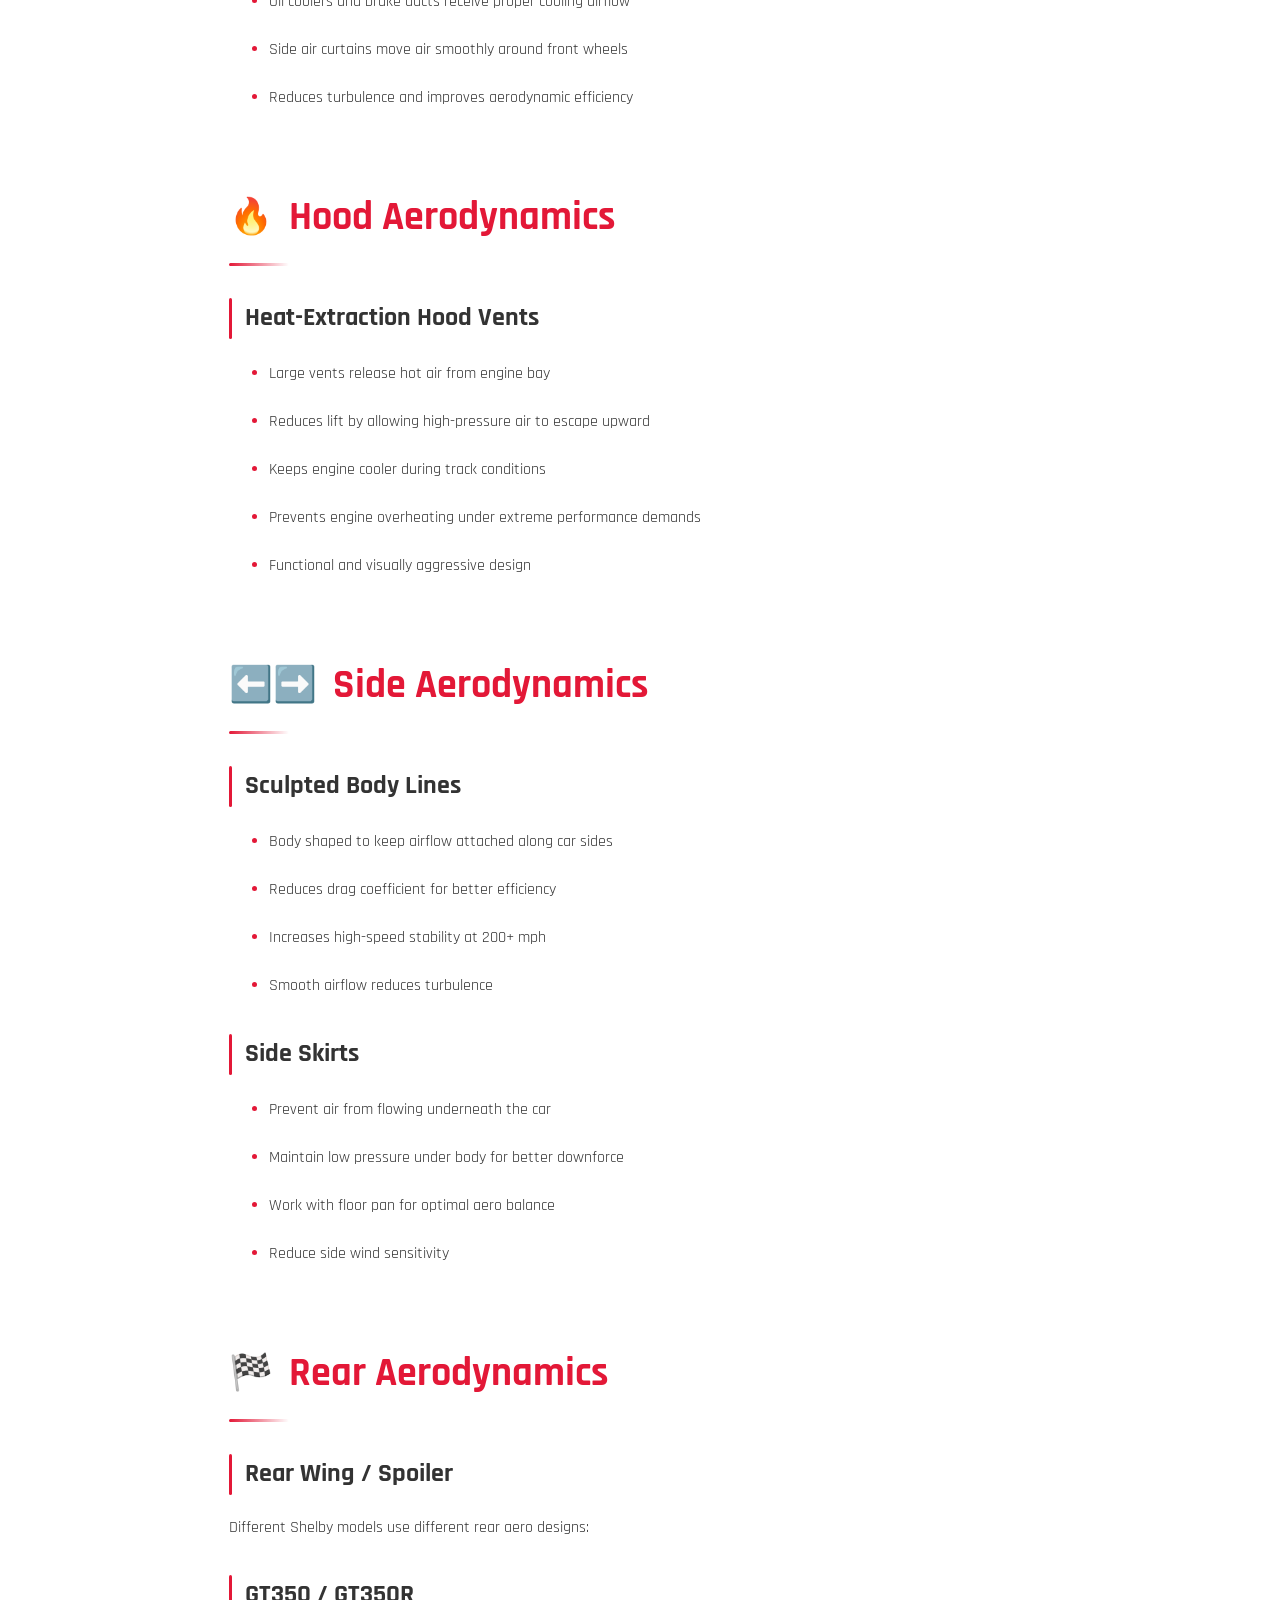
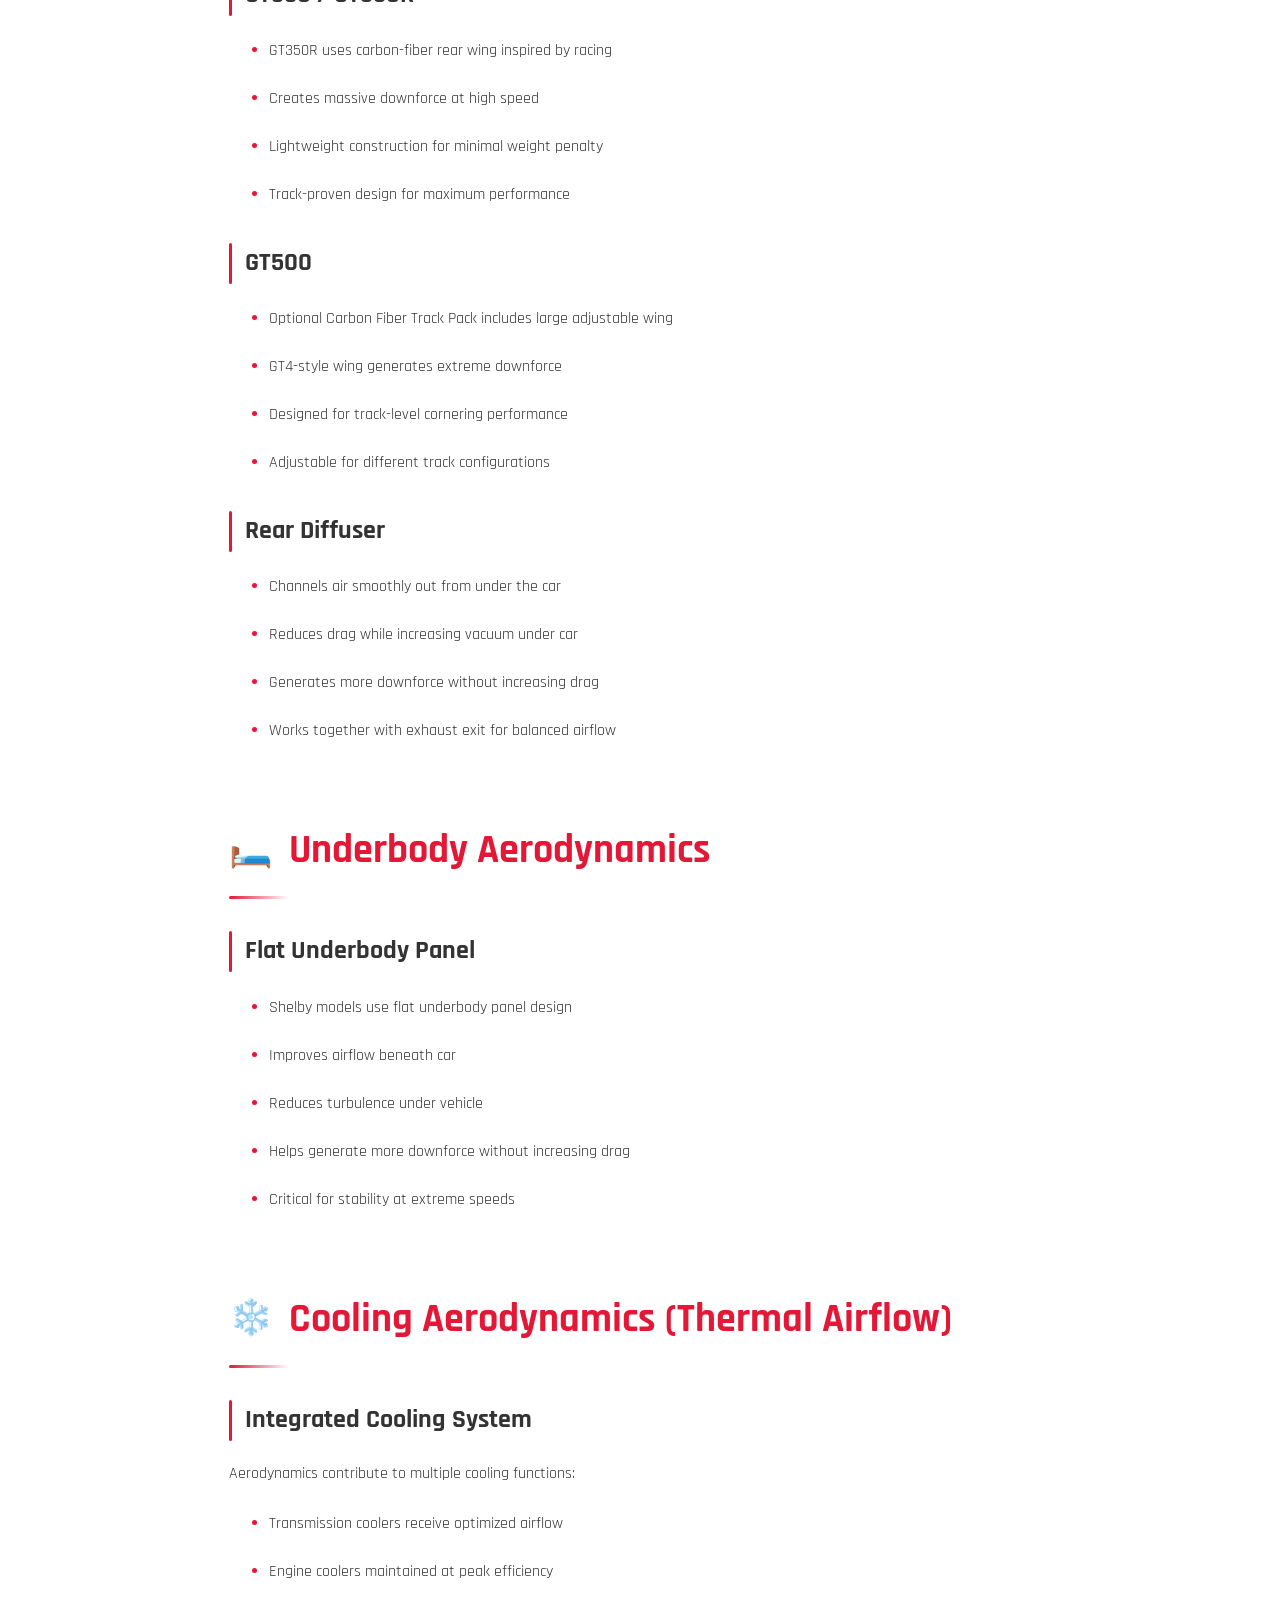
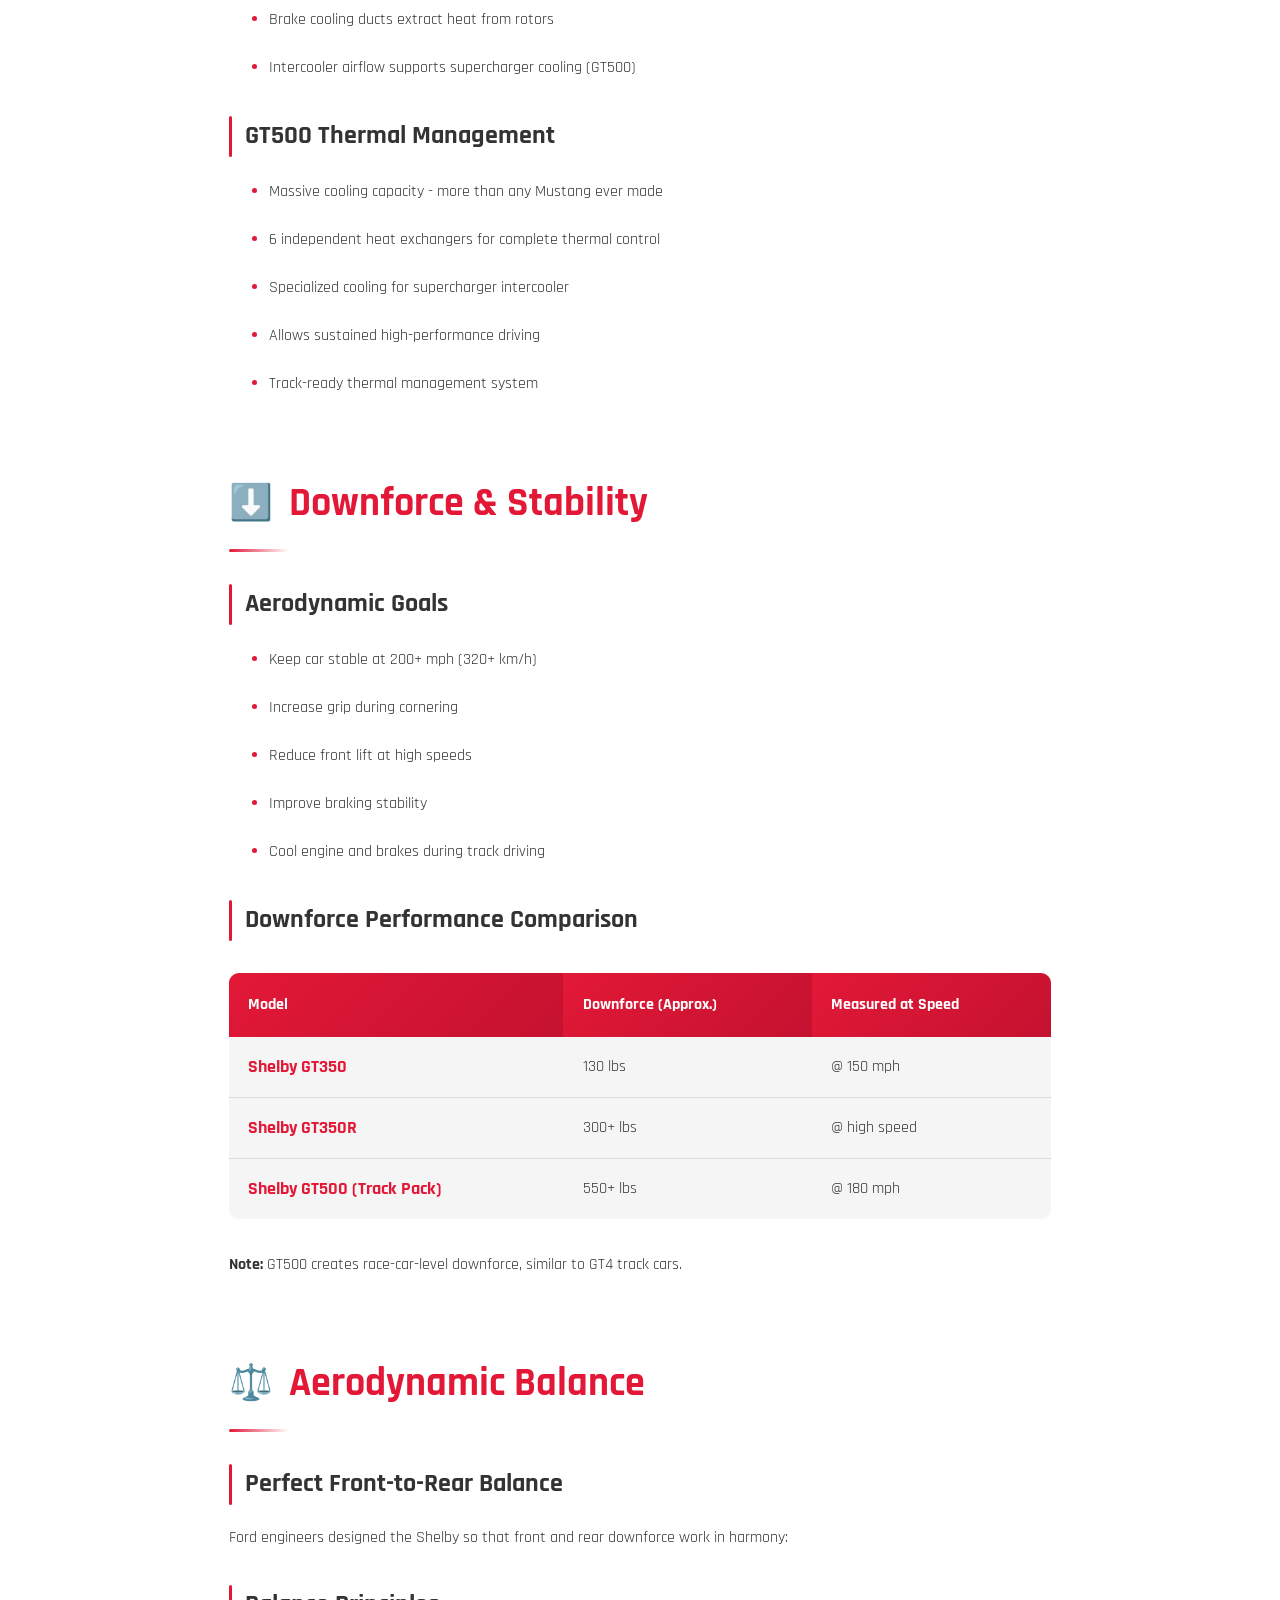
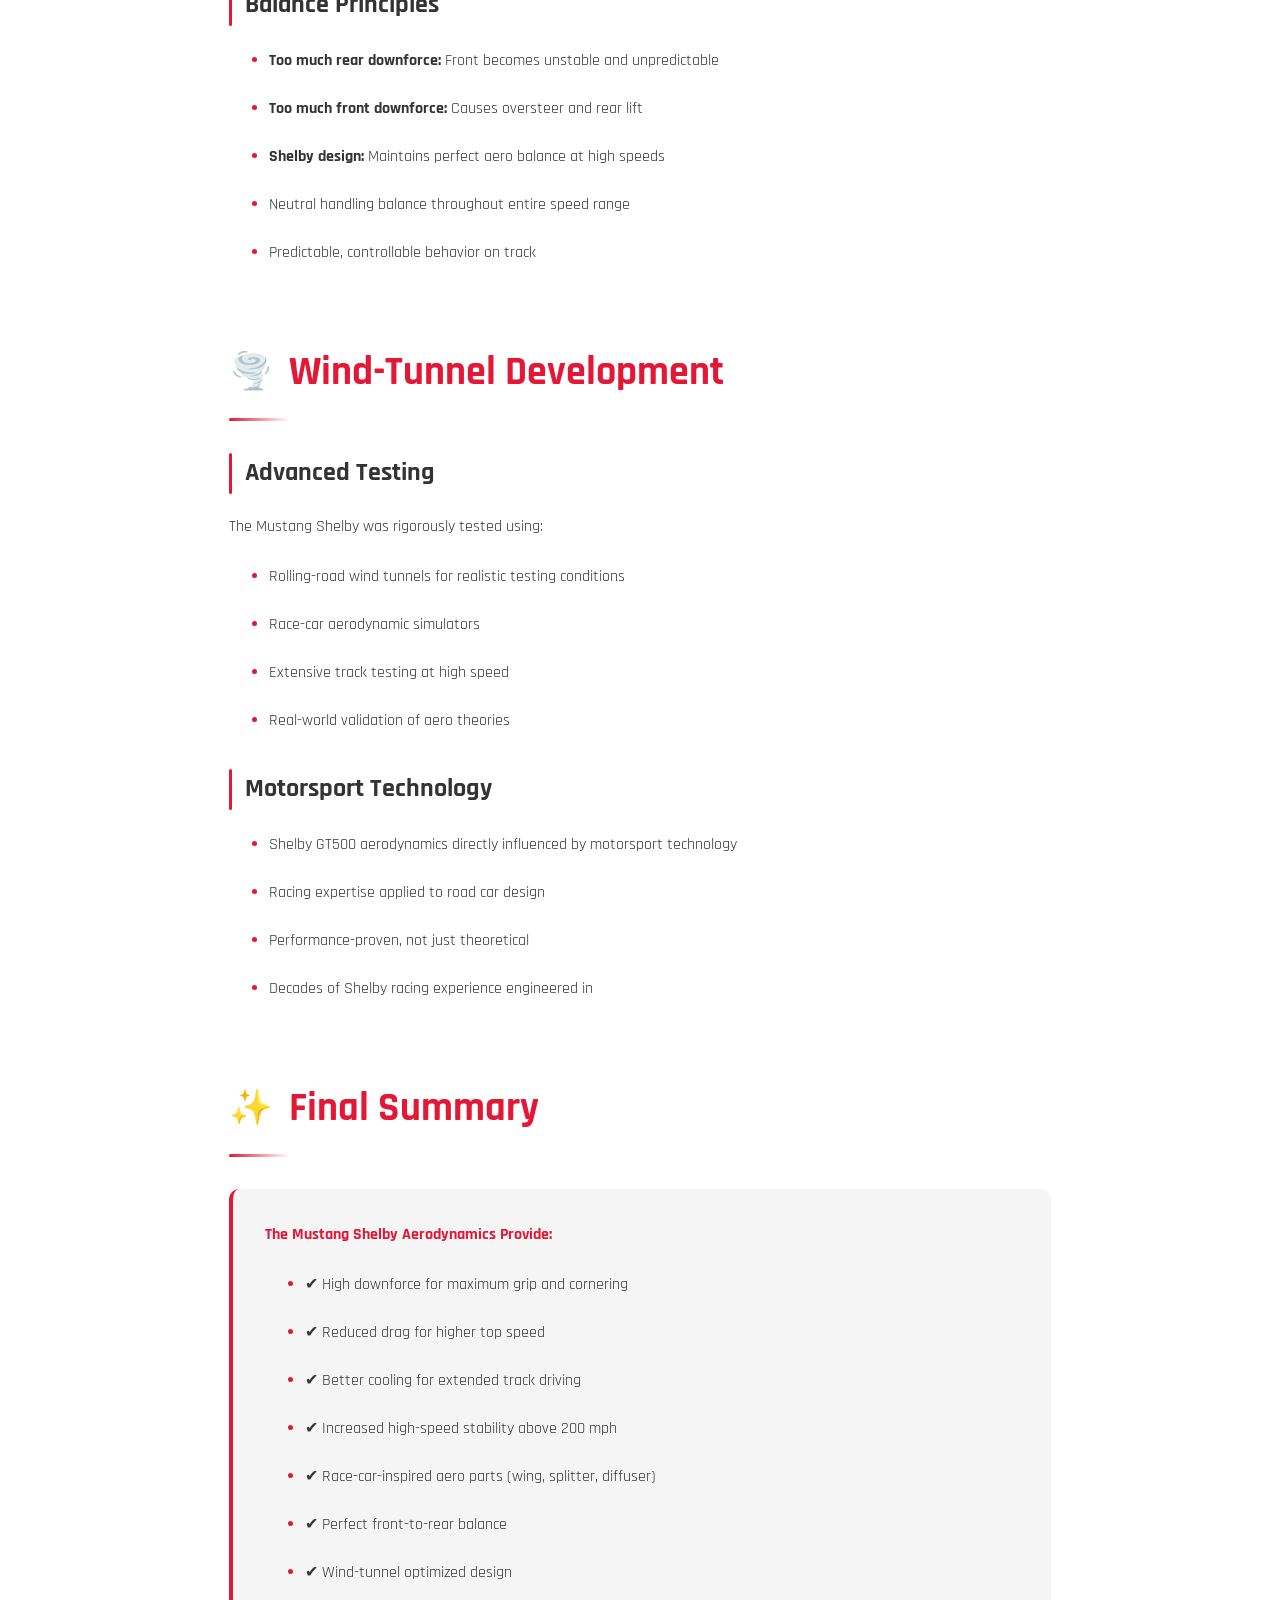
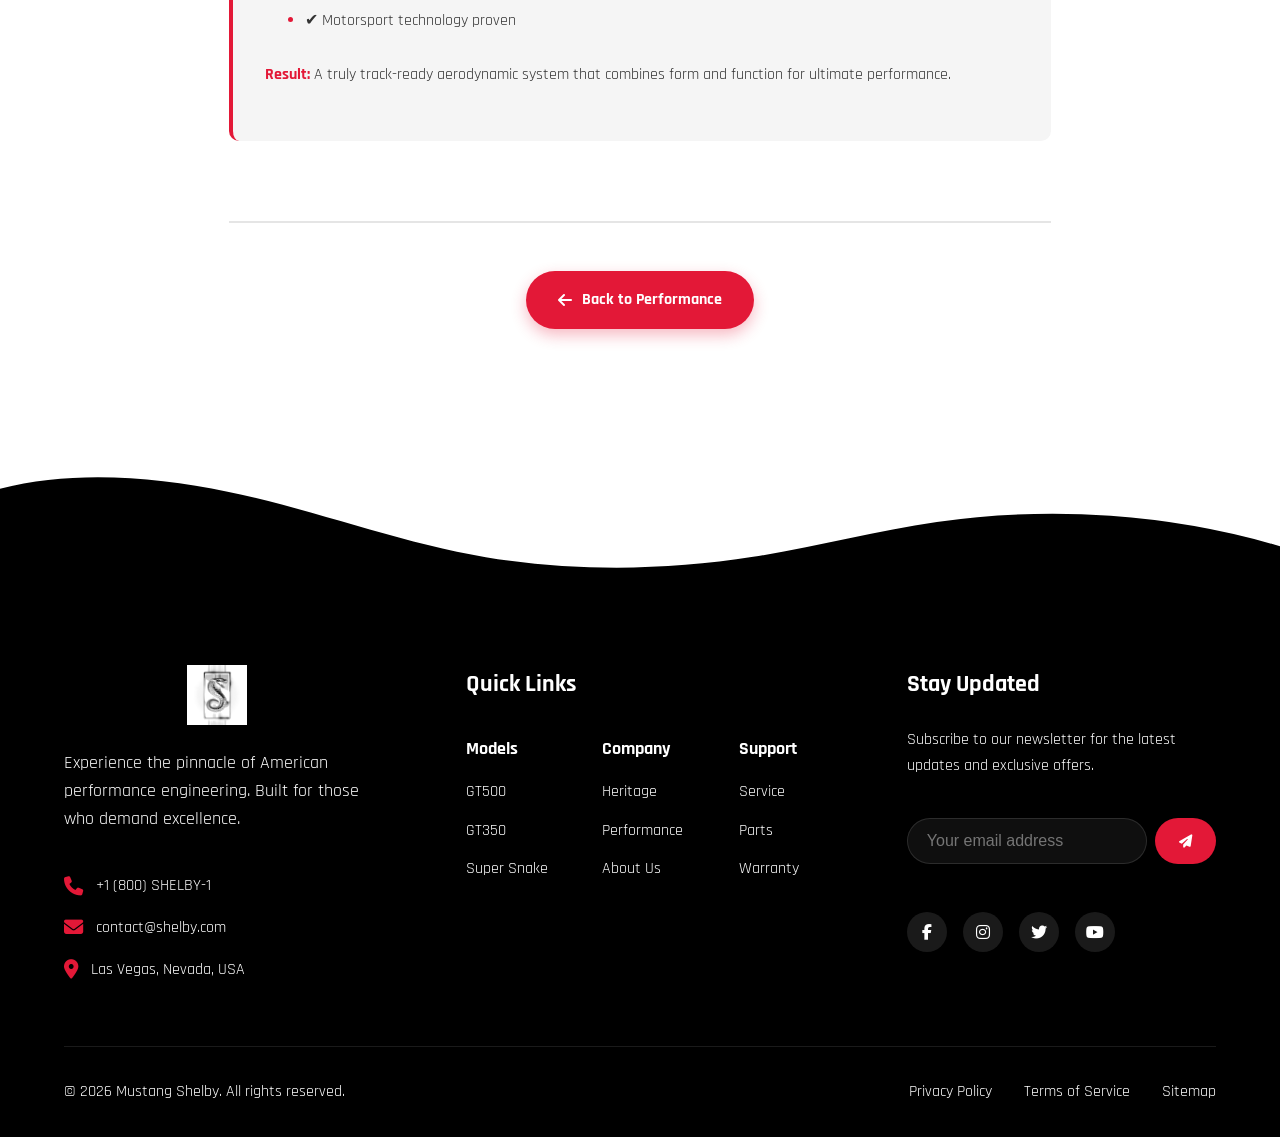
<file: aerodynamics-details.html>
<!DOCTYPE html>
<html lang="en">
<head>
    <meta charset="UTF-8">
    <meta name="viewport" content="width=device-width, initial-scale=1.0">
    <title>Advanced Aerodynamics Design - Mustang Shelby Performance | Mustang Shelby</title>
    <meta name="description" content="Discover the advanced aerodynamics of Mustang Shelby: downforce design, cooling optimization, and performance engineering for track and street.">
    <meta name="keywords" content="aerodynamics, downforce, performance design, Shelby Mustang, racing aerodynamics">
    <meta name="author" content="Mustang Shelby">
    <meta name="robots" content="index, follow">
    <meta property="og:title" content="Advanced Aerodynamics - Mustang Shelby Performance Design">
    <meta property="og:description" content="Cutting-edge aerodynamic design for optimal performance and stability">
    <meta property="og:type" content="article">
    <meta property="og:url" content="https://your-domain.com/aerodynamics-details.html">
    <link rel="canonical" href="https://your-domain.com/aerodynamics-details.html">
    <link rel="icon" type="image/x-icon" href="logo/shalby logo 2.jpg">
    <link rel="stylesheet" href="https://cdnjs.cloudflare.com/ajax/libs/font-awesome/6.4.0/css/all.min.css">
    <link href="https://fonts.googleapis.com/css2?family=Rajdhani:wght@400;500;600;700&family=Racing+Sans+One&display=swap" rel="stylesheet">
    <link rel="stylesheet" href="index.css">
    <script type="application/ld+json">
    {
        "@context": "https://schema.org",
        "@type": "Article",
        "headline": "Advanced Aerodynamics Design",
        "description": "Cutting-edge aerodynamic engineering for performance and stability",
        "author": {"@type": "Organization", "name": "Mustang Shelby"}
    }
    </script>
    <style>
        /* Detail Hero Section - Premium Look */
        .detail-hero {
            min-height: 70vh;
            background: linear-gradient(135deg, #e31837 0%, #c41230 50%, #1a1a1a 100%);
            display: flex;
            align-items: center;
            justify-content: center;
            padding: 6rem 5% 3rem;
            text-align: center;
            color: white;
            position: relative;
            overflow: hidden;
        }

        /* Animated background pattern */
        .detail-hero::before {
            content: '';
            position: absolute;
            top: 0;
            left: 0;
            right: 0;
            bottom: 0;
            background: 
                radial-gradient(circle at 20% 50%, rgba(255,255,255,0.1) 0%, transparent 50%),
                radial-gradient(circle at 80% 80%, rgba(227, 24, 55, 0.1) 0%, transparent 50%);
            animation: gradientShift 8s ease-in-out infinite;
        }

        @keyframes gradientShift {
            0%, 100% { opacity: 1; }
            50% { opacity: 0.8; }
        }

        .detail-hero > div {
            position: relative;
            z-index: 1;
            animation: slideInDown 0.8s ease-out;
        }

        .detail-hero h1 {
            font-family: 'Racing Sans One', cursive;
            font-size: 4rem;
            margin-bottom: 1rem;
            line-height: 1.1;
            text-shadow: 0 4px 20px rgba(0,0,0,0.4);
            animation: slideInDown 0.8s ease-out;
        }

        .detail-hero p {
            font-size: 1.4rem;
            opacity: 0.95;
            font-weight: 500;
            text-shadow: 0 2px 10px rgba(0,0,0,0.3);
            animation: fadeIn 1s ease-out 0.3s both;
        }

        /* Detail Container */
        .detail-container {
            max-width: 950px;
            margin: 0 auto;
            padding: 5rem 5%;
            background: var(--background);
        }

        /* Detail Sections */
        .detail-section {
            margin-bottom: 4.5rem;
            opacity: 0;
            animation: fadeInUp 0.8s ease-out forwards;
        }

        .detail-section:nth-child(2) { animation-delay: 0.1s; }
        .detail-section:nth-child(3) { animation-delay: 0.2s; }
        .detail-section:nth-child(4) { animation-delay: 0.3s; }
        .detail-section:nth-child(5) { animation-delay: 0.4s; }
        .detail-section:nth-child(6) { animation-delay: 0.5s; }
        .detail-section:nth-child(7) { animation-delay: 0.6s; }
        .detail-section:nth-child(8) { animation-delay: 0.7s; }
        .detail-section:nth-child(9) { animation-delay: 0.8s; }
        .detail-section:nth-child(10) { animation-delay: 0.9s; }

        @keyframes fadeInUp {
            from {
                opacity: 0;
                transform: translateY(30px);
            }
            to {
                opacity: 1;
                transform: translateY(0);
            }
        }

        @keyframes slideInDown {
            from {
                opacity: 0;
                transform: translateY(-30px);
            }
            to {
                opacity: 1;
                transform: translateY(0);
            }
        }

        @keyframes fadeIn {
            from { opacity: 0; }
            to { opacity: 1; }
        }

        .detail-section h2 {
            font-size: 2.5rem;
            color: #e31837;
            margin-bottom: 2rem;
            display: flex;
            align-items: center;
            gap: 1rem;
            position: relative;
            padding-bottom: 1rem;
        }

        .detail-section h2::after {
            content: '';
            position: absolute;
            bottom: 0;
            left: 0;
            width: 60px;
            height: 3px;
            background: linear-gradient(90deg, #e31837, transparent);
            border-radius: 2px;
        }

        .detail-section h3 {
            font-size: 1.6rem;
            color: var(--text);
            margin-top: 2rem;
            margin-bottom: 1.2rem;
            font-weight: 700;
            position: relative;
            padding-left: 1rem;
        }

        .detail-section h3::before {
            content: '';
            position: absolute;
            left: 0;
            top: 0;
            bottom: 0;
            width: 3px;
            background: #e31837;
            border-radius: 2px;
        }

        .detail-section p {
            color: var(--text);
            line-height: 1.8;
            margin-bottom: 1.2rem;
        }

        .detail-section ul, .detail-section ol {
            padding-left: 2.5rem;
            line-height: 2;
        }

        .detail-section li {
            margin-bottom: 1rem;
            color: var(--text);
            position: relative;
        }

        .detail-section ul li::marker {
            color: #e31837;
            font-weight: 700;
        }

        /* Specs Grid */
        .specs-grid {
            display: grid;
            grid-template-columns: repeat(auto-fit, minmax(220px, 1fr));
            gap: 2rem;
            margin: 2.5rem 0;
        }

        .spec-card {
            background: var(--surface);
            padding: 2rem;
            border-radius: 15px;
            border-left: 5px solid #e31837;
            box-shadow: 0 8px 20px var(--shadow);
            transition: all 0.3s ease;
            position: relative;
            overflow: hidden;
        }

        .spec-card::before {
            content: '';
            position: absolute;
            top: 0;
            left: 0;
            right: 0;
            height: 3px;
            background: linear-gradient(90deg, #e31837, transparent);
        }

        .spec-card:hover {
            transform: translateY(-8px);
            box-shadow: 0 15px 35px var(--shadow);
        }

        .spec-card .label {
            font-size: 0.85rem;
            color: var(--muted);
            font-weight: 700;
            margin-bottom: 0.8rem;
            text-transform: uppercase;
            letter-spacing: 1px;
        }

        .spec-card .value {
            font-size: 2rem;
            font-weight: 800;
            color: #e31837;
            letter-spacing: -1px;
        }

        /* Back Button */
        .back-button {
            display: inline-flex;
            align-items: center;
            gap: 0.6rem;
            margin-bottom: 3rem;
            padding: 1rem 2rem;
            background: #e31837;
            color: white;
            text-decoration: none;
            border-radius: 30px;
            font-weight: 700;
            transition: all 0.3s ease;
            box-shadow: 0 6px 15px rgba(227, 24, 55, 0.3);
        }

        .back-button:hover {
            background: #c41230;
            transform: translateX(-5px);
            box-shadow: 0 8px 20px rgba(227, 24, 55, 0.4);
        }

        .back-button i {
            transition: transform 0.3s ease;
        }

        .back-button:hover i {
            transform: translateX(-3px);
        }

        .emoji {
            font-size: 2.2rem;
            display: inline-block;
        }

        /* Intro Section */
        .detail-container > .detail-section:first-of-type p {
            font-size: 1.2rem;
            font-weight: 500;
            line-height: 1.9;
            color: var(--text);
            background: var(--surface);
            padding: 2rem;
            border-radius: 10px;
            border-left: 4px solid #e31837;
            margin-bottom: 2rem;
        }

        /* Feature Box */
        .feature-box {
            background: var(--surface);
            padding: 2rem;
            border-radius: 10px;
            border-left: 4px solid #e31837;
            margin: 2rem 0;
        }

        .feature-box strong {
            color: #e31837;
        }

        /* Data Table */
        .data-table {
            width: 100%;
            border-collapse: collapse;
            margin: 2rem 0;
            background: var(--surface);
            border-radius: 10px;
            overflow: hidden;
        }

        .data-table th {
            background: linear-gradient(135deg, #e31837, #c41230);
            color: white;
            padding: 1.2rem;
            text-align: left;
            font-weight: 700;
        }

        .data-table td {
            padding: 1rem 1.2rem;
            border-bottom: 1px solid var(--shadow);
            color: var(--text);
        }

        .data-table tr:last-child td {
            border-bottom: none;
        }

        .data-table tr:hover {
            background: rgba(227, 24, 55, 0.05);
        }

        .data-table .model-name {
            color: #e31837;
            font-weight: 700;
            font-size: 1.1rem;
        }

        /* Responsive */
        @media (max-width: 768px) {
            .detail-hero {
                min-height: 50vh;
                padding: 4rem 5% 2rem;
            }

            .detail-hero h1 {
                font-size: 2.5rem;
            }

            .detail-hero p {
                font-size: 1.1rem;
            }

            .detail-container {
                padding: 3rem 5%;
            }

            .detail-section h2 {
                font-size: 2rem;
            }

            .specs-grid {
                grid-template-columns: repeat(auto-fit, minmax(180px, 1fr));
                gap: 1.5rem;
            }

            .spec-card {
                padding: 1.5rem;
            }

            .spec-card .value {
                font-size: 1.6rem;
            }

            .back-button {
                padding: 0.8rem 1.5rem;
                font-size: 0.95rem;
            }

            .data-table th, .data-table td {
                padding: 0.8rem;
                font-size: 0.95rem;
            }
        }

        /* Dark Theme */
        .dark-theme {
            --primary: #e31837;
            --text: #ffffff;
            --background: #121212;
            --surface: #1e1e1e;
            --muted: #9ca3af;
            --shadow: rgba(255, 255, 255, 0.1);
        }
    </style>
</head>
<body>
    <nav class="navbar">
        <div class="nav-logo">
            <img src="logo/shalby logo 2.jpg" alt="Shelby Logo">
        </div>

        <button id="navToggle" class="nav-toggle" aria-expanded="false" aria-label="Open navigation">
            <span class="bar"></span>
            <span class="bar"></span>
            <span class="bar"></span>
        </button>

        <div class="nav-links" id="navMenu">
            <a href="index.html#home">Home</a>
            <a href="index.html#models">Models</a>
            <a href="index.html#heritage">Heritage</a>
            <a href="index.html#performance">Performance</a>
            <a href="index.html#contact">Contact</a>
        </div>

        <button id="themeToggle" class="theme-toggle" aria-pressed="false" title="Toggle dark/light">
            <i class="fas fa-sun light-icon"></i>
            <i class="fas fa-moon dark-icon"></i>
        </button>
    </nav>

    <div class="detail-hero">
        <div>
            <h1>Mustang Shelby Aerodynamics</h1>
            <p>Advanced Downforce Design Technology</p>
        </div>
    </div>

    <div class="detail-container">
        <a href="index.html#performance" class="back-button">
            <i class="fas fa-arrow-left"></i> Back to Performance
        </a>

        <div class="detail-section">
            <p>The Mustang Shelby (especially models like Shelby GT350, GT350R, and Shelby GT500) is engineered with advanced aerodynamics to improve high-speed stability, cornering performance, and cooling efficiency. Ford and Shelby designed the car so that every part of the body not only looks aggressive but also controls airflow perfectly.</p>
        </div>

        <div class="detail-section">
            <h2><span class="emoji">🌬️</span> Front Aerodynamics</h2>

            <h3>Front Splitter</h3>
            <ul>
                <li>Deep front splitter pushes the front of the car downward</li>
                <li>Increases front-end downforce, improving grip during high-speed cornering</li>
                <li>Channels air toward the engine cooling system</li>
                <li>Creates aggressive, race-inspired appearance</li>
            </ul>

            <h3>Larger Grille & Aero Channels</h3>
            <ul>
                <li>Optimized grille design for maximum airflow into radiators</li>
                <li>Oil coolers and brake ducts receive proper cooling airflow</li>
                <li>Side air curtains move air smoothly around front wheels</li>
                <li>Reduces turbulence and improves aerodynamic efficiency</li>
            </ul>
        </div>

        <div class="detail-section">
            <h2><span class="emoji">🔥</span> Hood Aerodynamics</h2>

            <h3>Heat-Extraction Hood Vents</h3>
            <ul>
                <li>Large vents release hot air from engine bay</li>
                <li>Reduces lift by allowing high-pressure air to escape upward</li>
                <li>Keeps engine cooler during track conditions</li>
                <li>Prevents engine overheating under extreme performance demands</li>
                <li>Functional and visually aggressive design</li>
            </ul>
        </div>

        <div class="detail-section">
            <h2><span class="emoji">⬅️➡️</span> Side Aerodynamics</h2>

            <h3>Sculpted Body Lines</h3>
            <ul>
                <li>Body shaped to keep airflow attached along car sides</li>
                <li>Reduces drag coefficient for better efficiency</li>
                <li>Increases high-speed stability at 200+ mph</li>
                <li>Smooth airflow reduces turbulence</li>
            </ul>

            <h3>Side Skirts</h3>
            <ul>
                <li>Prevent air from flowing underneath the car</li>
                <li>Maintain low pressure under body for better downforce</li>
                <li>Work with floor pan for optimal aero balance</li>
                <li>Reduce side wind sensitivity</li>
            </ul>
        </div>

        <div class="detail-section">
            <h2><span class="emoji">🏁</span> Rear Aerodynamics</h2>

            <h3>Rear Wing / Spoiler</h3>
            <p>Different Shelby models use different rear aero designs:</p>

            <h3>GT350 / GT350R</h3>
            <ul>
                <li>GT350R uses carbon-fiber rear wing inspired by racing</li>
                <li>Creates massive downforce at high speed</li>
                <li>Lightweight construction for minimal weight penalty</li>
                <li>Track-proven design for maximum performance</li>
            </ul>

            <h3>GT500</h3>
            <ul>
                <li>Optional Carbon Fiber Track Pack includes large adjustable wing</li>
                <li>GT4-style wing generates extreme downforce</li>
                <li>Designed for track-level cornering performance</li>
                <li>Adjustable for different track configurations</li>
            </ul>

            <h3>Rear Diffuser</h3>
            <ul>
                <li>Channels air smoothly out from under the car</li>
                <li>Reduces drag while increasing vacuum under car</li>
                <li>Generates more downforce without increasing drag</li>
                <li>Works together with exhaust exit for balanced airflow</li>
            </ul>
        </div>

        <div class="detail-section">
            <h2><span class="emoji">🛏️</span> Underbody Aerodynamics</h2>

            <h3>Flat Underbody Panel</h3>
            <ul>
                <li>Shelby models use flat underbody panel design</li>
                <li>Improves airflow beneath car</li>
                <li>Reduces turbulence under vehicle</li>
                <li>Helps generate more downforce without increasing drag</li>
                <li>Critical for stability at extreme speeds</li>
            </ul>
        </div>

        <div class="detail-section">
            <h2><span class="emoji">❄️</span> Cooling Aerodynamics (Thermal Airflow)</h2>

            <h3>Integrated Cooling System</h3>
            <p>Aerodynamics contribute to multiple cooling functions:</p>
            <ul>
                <li>Transmission coolers receive optimized airflow</li>
                <li>Engine coolers maintained at peak efficiency</li>
                <li>Brake cooling ducts extract heat from rotors</li>
                <li>Intercooler airflow supports supercharger cooling (GT500)</li>
            </ul>

            <h3>GT500 Thermal Management</h3>
            <ul>
                <li>Massive cooling capacity - more than any Mustang ever made</li>
                <li>6 independent heat exchangers for complete thermal control</li>
                <li>Specialized cooling for supercharger intercooler</li>
                <li>Allows sustained high-performance driving</li>
                <li>Track-ready thermal management system</li>
            </ul>
        </div>

        <div class="detail-section">
            <h2><span class="emoji">⬇️</span> Downforce & Stability</h2>

            <h3>Aerodynamic Goals</h3>
            <ul>
                <li>Keep car stable at 200+ mph (320+ km/h)</li>
                <li>Increase grip during cornering</li>
                <li>Reduce front lift at high speeds</li>
                <li>Improve braking stability</li>
                <li>Cool engine and brakes during track driving</li>
            </ul>

            <h3>Downforce Performance Comparison</h3>
            <table class="data-table">
                <thead>
                    <tr>
                        <th>Model</th>
                        <th>Downforce (Approx.)</th>
                        <th>Measured at Speed</th>
                    </tr>
                </thead>
                <tbody>
                    <tr>
                        <td class="model-name">Shelby GT350</td>
                        <td>130 lbs</td>
                        <td>@ 150 mph</td>
                    </tr>
                    <tr>
                        <td class="model-name">Shelby GT350R</td>
                        <td>300+ lbs</td>
                        <td>@ high speed</td>
                    </tr>
                    <tr>
                        <td class="model-name">Shelby GT500 (Track Pack)</td>
                        <td>550+ lbs</td>
                        <td>@ 180 mph</td>
                    </tr>
                </tbody>
            </table>
            <p><strong>Note:</strong> GT500 creates race-car-level downforce, similar to GT4 track cars.</p>
        </div>

        <div class="detail-section">
            <h2><span class="emoji">⚖️</span> Aerodynamic Balance</h2>

            <h3>Perfect Front-to-Rear Balance</h3>
            <p>Ford engineers designed the Shelby so that front and rear downforce work in harmony:</p>

            <h3>Balance Principles</h3>
            <ul>
                <li><strong>Too much rear downforce:</strong> Front becomes unstable and unpredictable</li>
                <li><strong>Too much front downforce:</strong> Causes oversteer and rear lift</li>
                <li><strong>Shelby design:</strong> Maintains perfect aero balance at high speeds</li>
                <li>Neutral handling balance throughout entire speed range</li>
                <li>Predictable, controllable behavior on track</li>
            </ul>
        </div>

        <div class="detail-section">
            <h2><span class="emoji">🌪️</span> Wind-Tunnel Development</h2>

            <h3>Advanced Testing</h3>
            <p>The Mustang Shelby was rigorously tested using:</p>
            <ul>
                <li>Rolling-road wind tunnels for realistic testing conditions</li>
                <li>Race-car aerodynamic simulators</li>
                <li>Extensive track testing at high speed</li>
                <li>Real-world validation of aero theories</li>
            </ul>

            <h3>Motorsport Technology</h3>
            <ul>
                <li>Shelby GT500 aerodynamics directly influenced by motorsport technology</li>
                <li>Racing expertise applied to road car design</li>
                <li>Performance-proven, not just theoretical</li>
                <li>Decades of Shelby racing experience engineered in</li>
            </ul>
        </div>

        <div class="detail-section">
            <h2><span class="emoji">✨</span> Final Summary</h2>
            <div class="feature-box">
                <p><strong>The Mustang Shelby Aerodynamics Provide:</strong></p>
                <ul>
                    <li>✔ High downforce for maximum grip and cornering</li>
                    <li>✔ Reduced drag for higher top speed</li>
                    <li>✔ Better cooling for extended track driving</li>
                    <li>✔ Increased high-speed stability above 200 mph</li>
                    <li>✔ Race-car-inspired aero parts (wing, splitter, diffuser)</li>
                    <li>✔ Perfect front-to-rear balance</li>
                    <li>✔ Wind-tunnel optimized design</li>
                    <li>✔ Motorsport technology proven</li>
                </ul>
                <p style="margin-top: 1.5rem;"><strong>Result:</strong> A truly track-ready aerodynamic system that combines form and function for ultimate performance.</p>
            </div>
        </div>

        <div style="text-align: center; margin-top: 5rem; padding: 3rem 0; border-top: 2px solid var(--shadow);">
            <a href="index.html#performance" class="back-button">
                <i class="fas fa-arrow-left"></i> Back to Performance
            </a>
        </div>
    </div>

    <footer id="contact" class="site-footer">
        <div class="footer-waves">
            <svg data-name="Layer 1" xmlns="http://www.w3.org/2000/svg" viewBox="0 0 1200 120" preserveAspectRatio="none">
                <path d="M321.39,56.44c58-10.79,114.16-30.13,172-41.86,82.39-16.72,168.19-17.73,250.45-.39C823.78,31,906.67,72,985.66,92.83c70.05,18.48,146.53,26.09,214.34,3V0H0V27.35A600.21,600.21,0,0,0,321.39,56.44Z"></path>
            </svg>
        </div>
        <div class="footer-content">
            <div class="footer-section brand-section">
                <img src="logo/shalby logo 2.jpg" alt="Shelby Logo" class="footer-logo">
                <p class="brand-description">Experience the pinnacle of American performance engineering. Built for those who demand excellence.</p>
                <div class="contact-info">
                    <div class="contact-item">
                        <i class="fas fa-phone"></i>
                        <span>+1 (800) SHELBY-1</span>
                    </div>
                    <div class="contact-item">
                        <i class="fas fa-envelope"></i>
                        <span>contact@shelby.com</span>
                    </div>
                    <div class="contact-item">
                        <i class="fas fa-map-marker-alt"></i>
                        <span>Las Vegas, Nevada, USA</span>
                    </div>
                </div>
            </div>

            <div class="footer-section quick-links">
                <h4>Quick Links</h4>
                <div class="links-grid">
                    <div class="links-column">
                        <h5>Models</h5>
                        <a href="index.html#models">GT500</a>
                        <a href="index.html#models">GT350</a>
                        <a href="index.html#models">Super Snake</a>
                    </div>
                    <div class="links-column">
                        <h5>Company</h5>
                        <a href="index.html#heritage">Heritage</a>
                        <a href="index.html#performance">Performance</a>
                        <a href="index.html#home">About Us</a>
                    </div>
                    <div class="links-column">
                        <h5>Support</h5>
                        <a href="index.html#contact">Service</a>
                        <a href="index.html#contact">Parts</a>
                        <a href="index.html#contact">Warranty</a>
                    </div>
                </div>
            </div>

            <div class="footer-section newsletter">
                <h4>Stay Updated</h4>
                <p>Subscribe to our newsletter for the latest updates and exclusive offers.</p>
                <form class="newsletter-form">
                    <div class="input-group">
                        <input type="email" placeholder="Your email address" required>
                        <button type="submit">
                            <i class="fas fa-paper-plane"></i>
                        </button>
                    </div>
                </form>
                <div class="social-icons">
                    <a href="#" class="social-icon" title="Facebook">
                        <i class="fab fa-facebook-f"></i>
                    </a>
                    <a href="#" class="social-icon" title="Instagram">
                        <i class="fab fa-instagram"></i>
                    </a>
                    <a href="#" class="social-icon" title="Twitter">
                        <i class="fab fa-twitter"></i>
                    </a>
                    <a href="#" class="social-icon" title="YouTube">
                        <i class="fab fa-youtube"></i>
                    </a>
                </div>
            </div>
        </div>

        <div class="footer-bottom">
            <div class="footer-bottom-content">
                <p class="copyright">&copy; <span id="year">2025</span> Mustang Shelby. All rights reserved.</p>
                <div class="footer-bottom-links">
                    <a href="#privacy">Privacy Policy</a>
                    <a href="#terms">Terms of Service</a>
                    <a href="#sitemap">Sitemap</a>
                </div>
            </div>
        </div>
    </footer>

    <script src="index.js"></script>
</body>
</html>
</file>
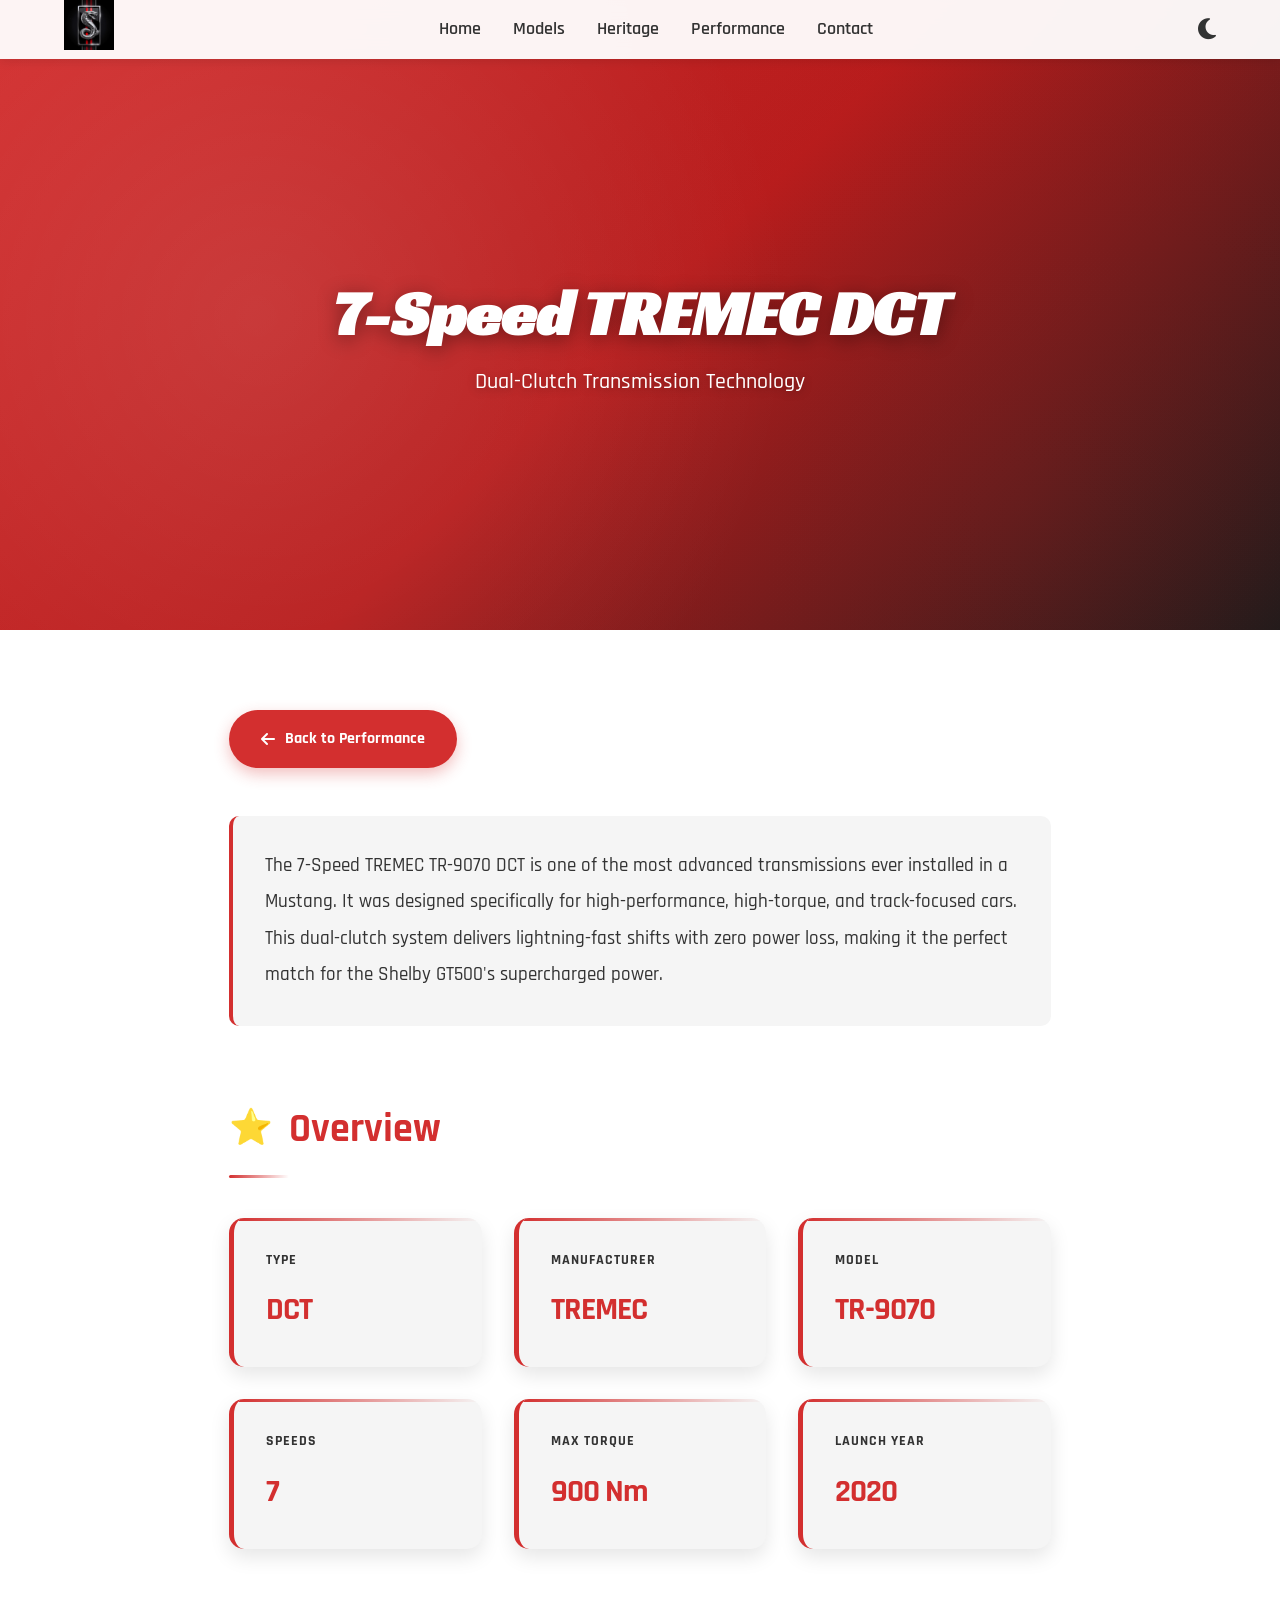
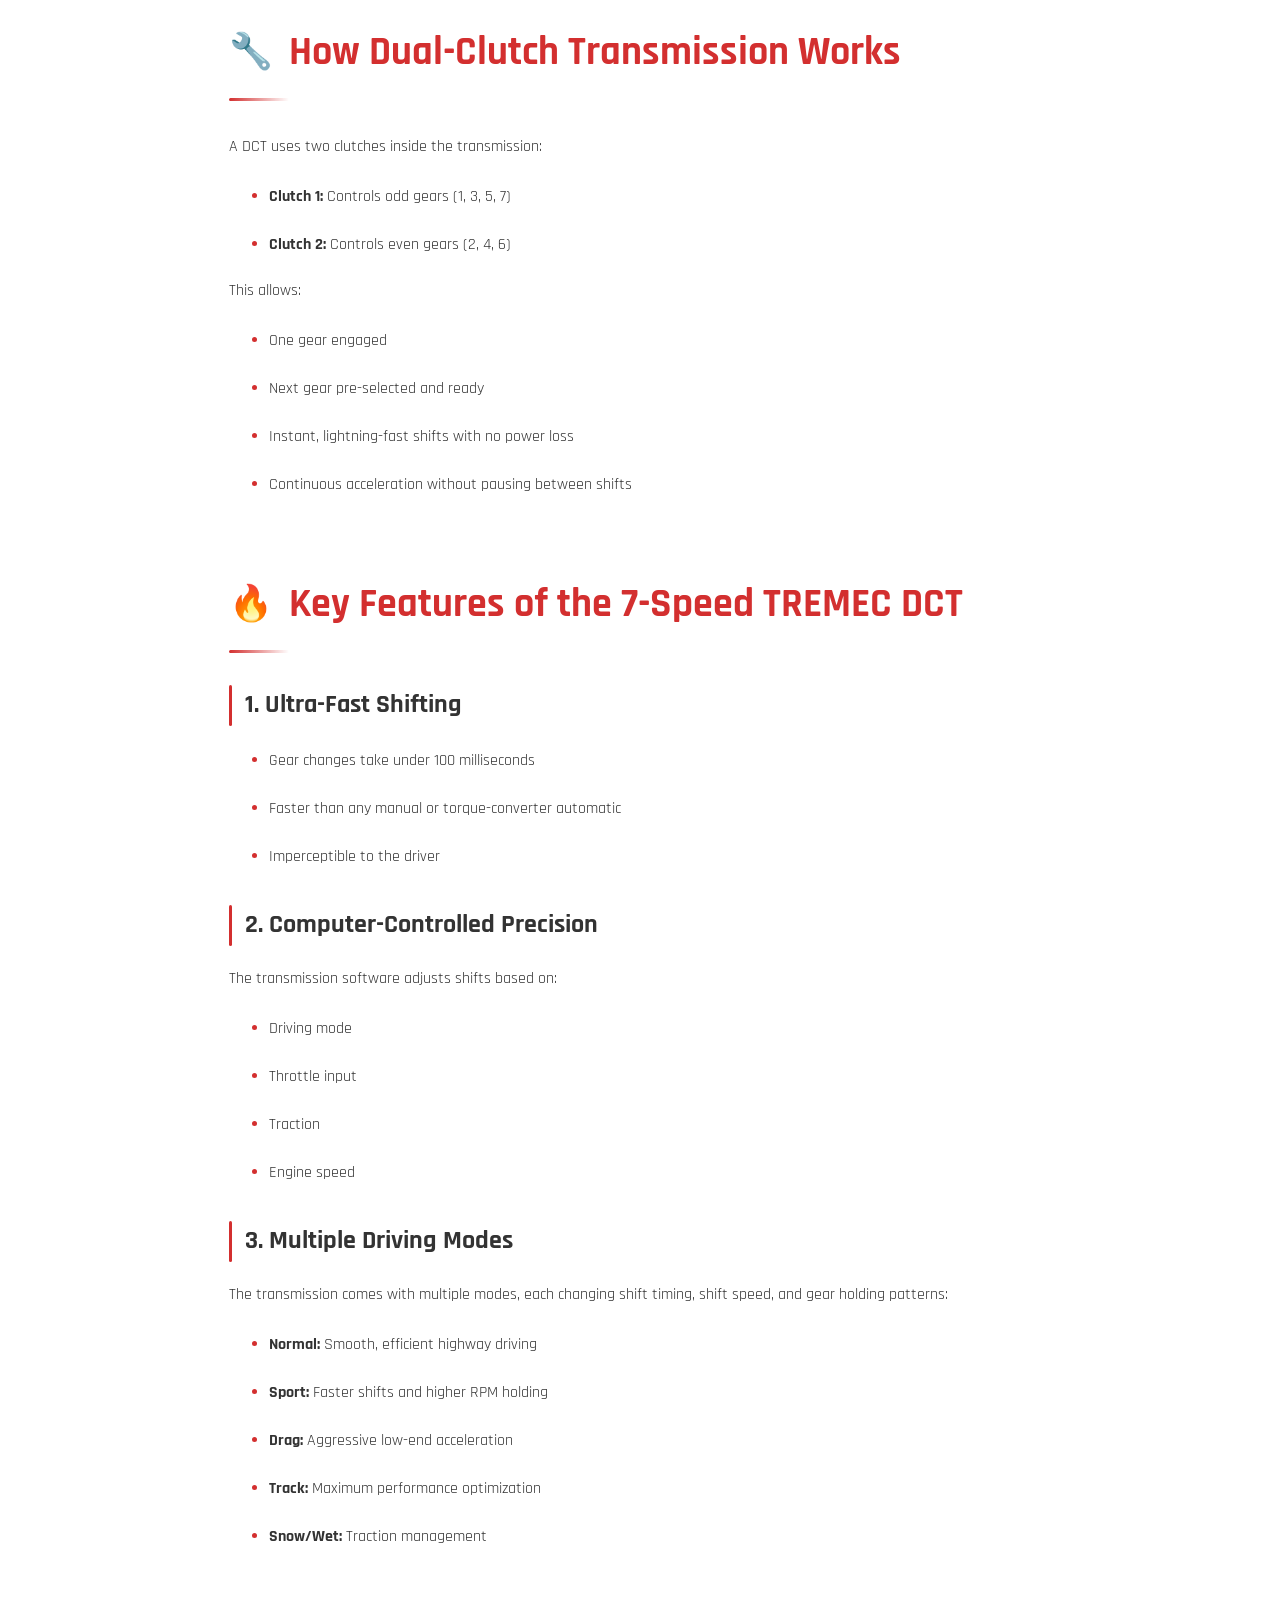
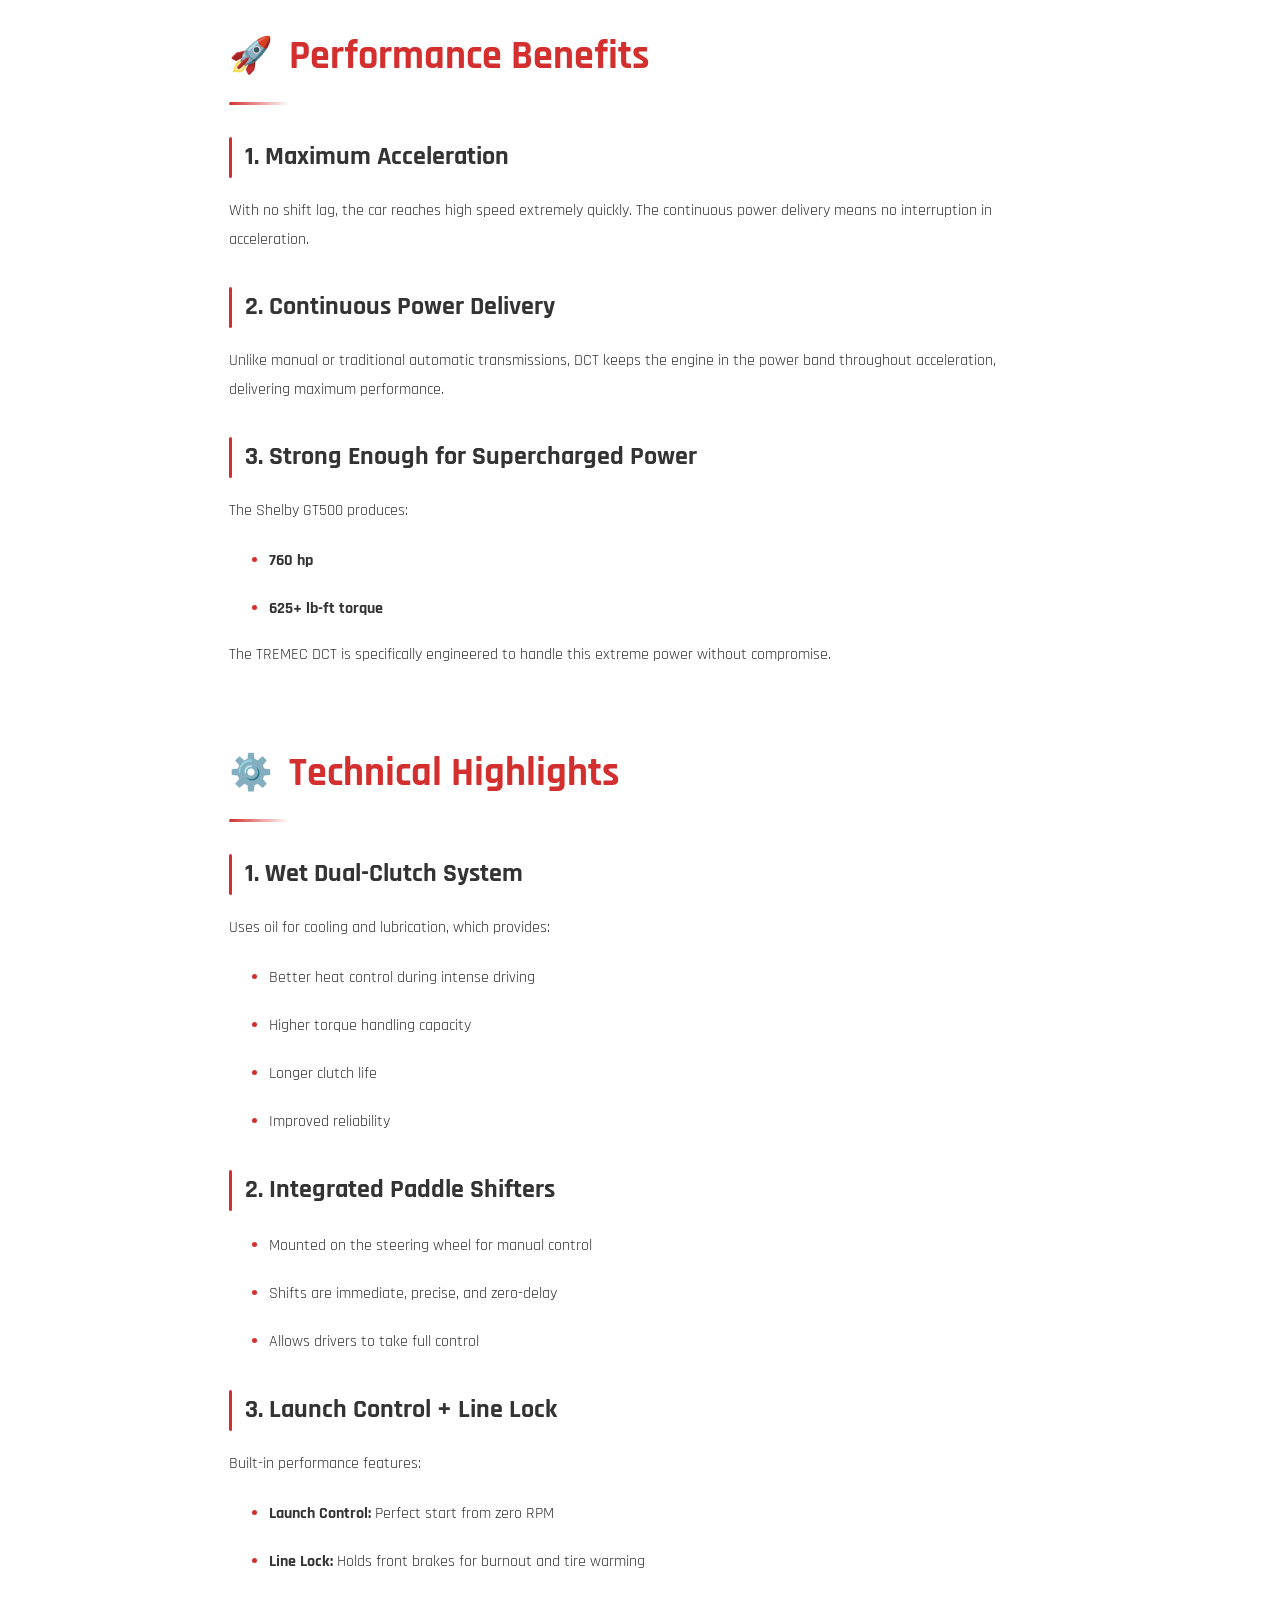
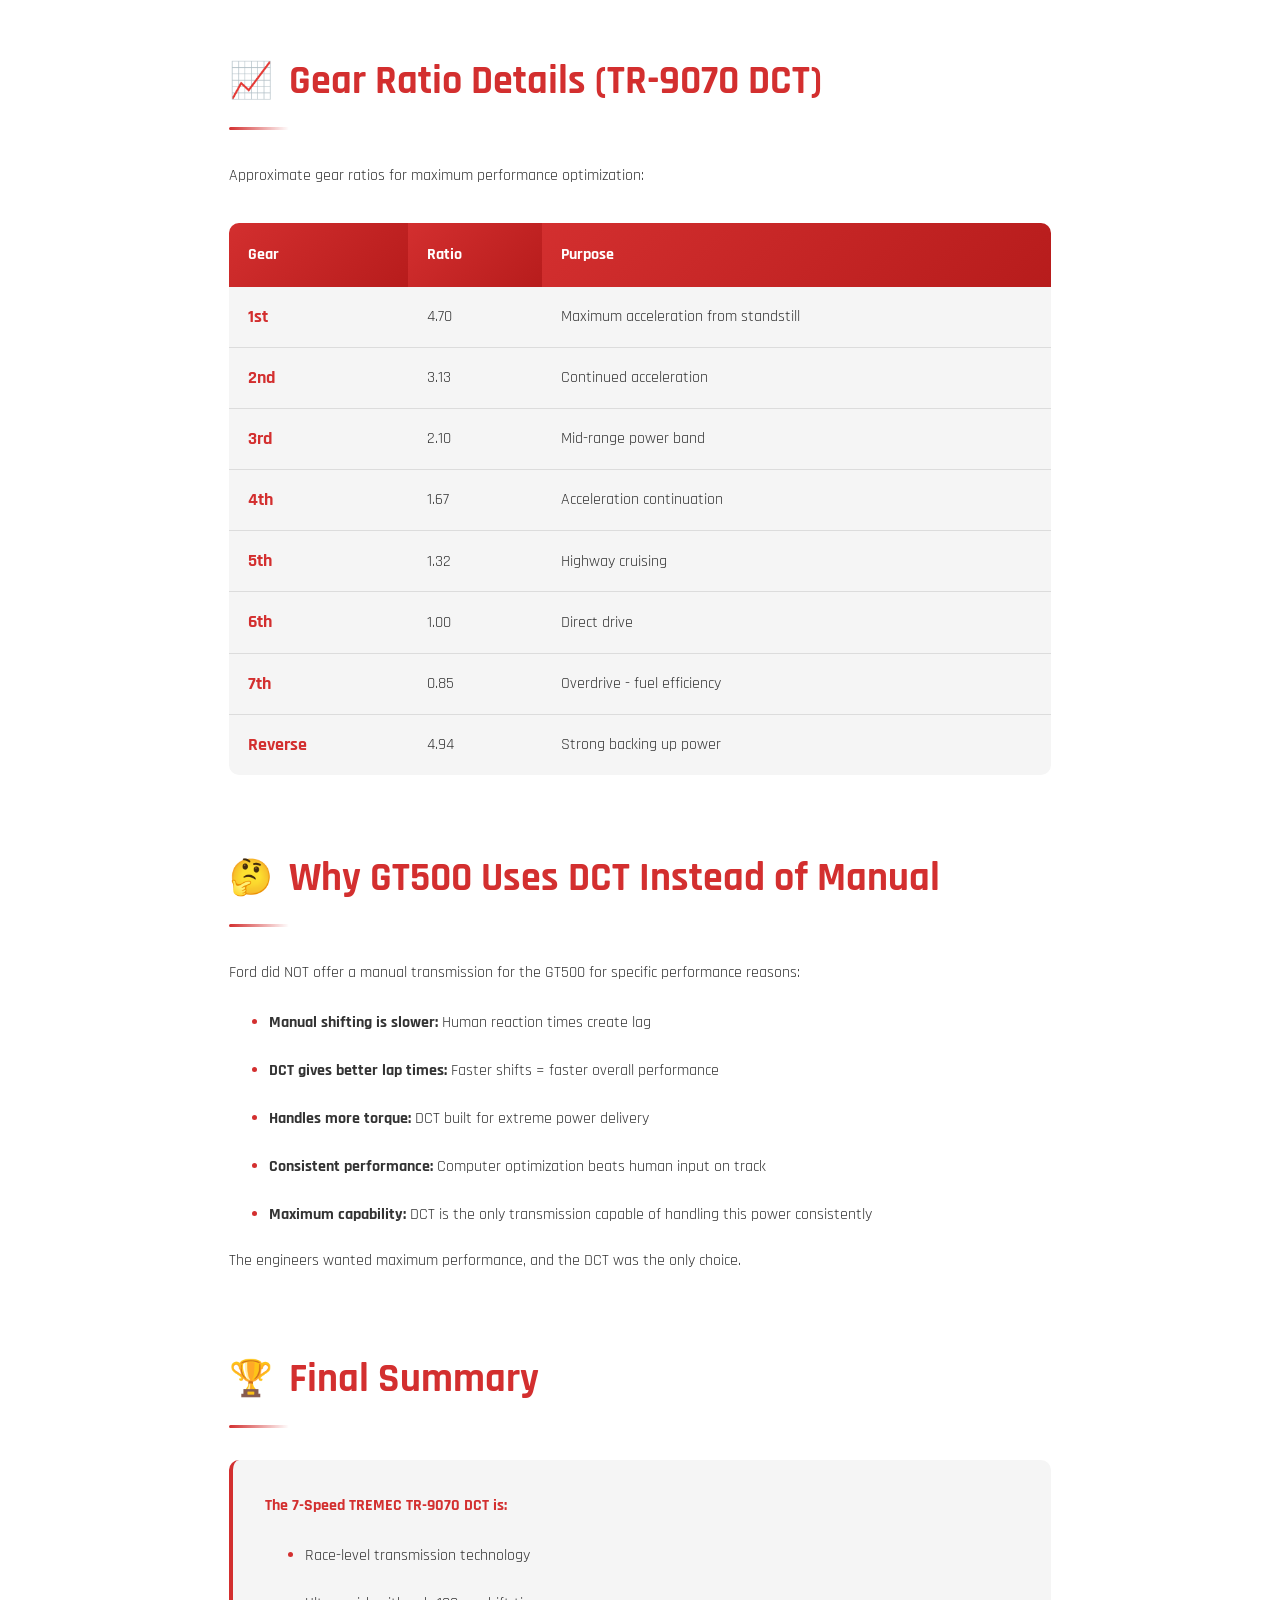
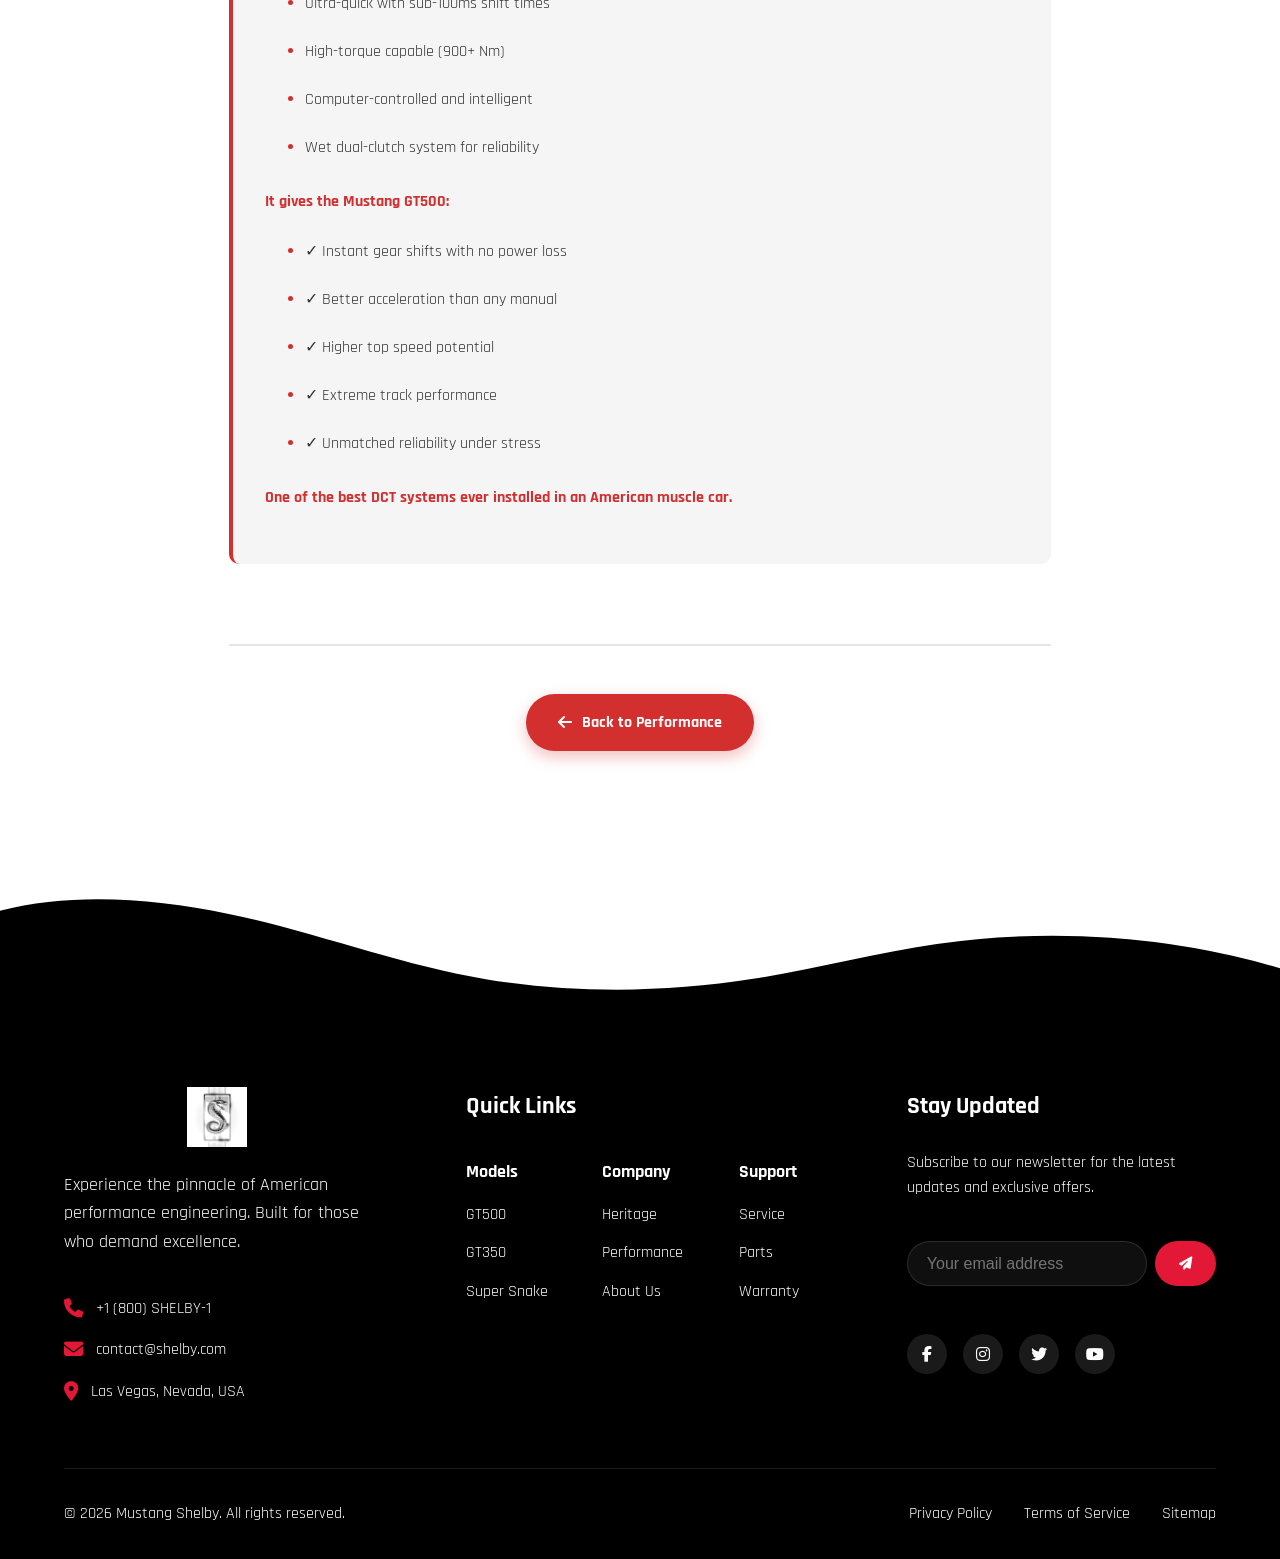
<file: dct-details.html>
<!DOCTYPE html>
<html lang="en">
<head>
    <meta charset="UTF-8">
    <meta name="viewport" content="width=device-width, initial-scale=1.0">
    <title>7-Speed TREMEC DCT Transmission - Mustang Shelby GT500 | Mustang Shelby</title>
    <meta name="description" content="Learn about the advanced 7-speed TREMEC dual-clutch transmission in Mustang Shelby GT500. Lightning-fast shifts and ultimate control.">
    <meta name="keywords" content="TREMEC DCT, dual-clutch transmission, 7-speed, automatic transmission, performance">
    <meta name="author" content="Mustang Shelby">
    <meta name="robots" content="index, follow">
    <meta property="og:title" content="7-Speed TREMEC DCT - Advanced Performance Transmission">
    <meta property="og:description" content="Lightning-fast dual-clutch transmission for ultimate Shelby performance">
    <meta property="og:type" content="article">
    <meta property="og:url" content="https://your-domain.com/dct-details.html">
    <link rel="canonical" href="https://your-domain.com/dct-details.html">
    <link rel="icon" type="image/x-icon" href="logo/shalby logo 2.jpg">
    <link rel="stylesheet" href="https://cdnjs.cloudflare.com/ajax/libs/font-awesome/6.4.0/css/all.min.css">
    <link href="https://fonts.googleapis.com/css2?family=Rajdhani:wght@400;500;600;700&family=Racing+Sans+One&display=swap" rel="stylesheet">
    <link rel="stylesheet" href="index.css">
    <script type="application/ld+json">
    {
        "@context": "https://schema.org",
        "@type": "Article",
        "headline": "7-Speed TREMEC Dual-Clutch Transmission",
        "description": "Advanced transmission technology for ultimate performance",
        "author": {"@type": "Organization", "name": "Mustang Shelby"}
    }
    </script>
    <style>
        /* Detail Hero Section - Premium Look */
        .detail-hero {
            min-height: 70vh;
            background: linear-gradient(135deg, #d32f2f 0%, #b71c1c 50%, #1a1a1a 100%);
            display: flex;
            align-items: center;
            justify-content: center;
            padding: 6rem 5% 3rem;
            text-align: center;
            color: white;
            position: relative;
            overflow: hidden;
        }

        /* Animated background pattern */
        .detail-hero::before {
            content: '';
            position: absolute;
            top: 0;
            left: 0;
            right: 0;
            bottom: 0;
            background: 
                radial-gradient(circle at 20% 50%, rgba(255,255,255,0.1) 0%, transparent 50%),
                radial-gradient(circle at 80% 80%, rgba(211, 47, 47, 0.1) 0%, transparent 50%);
            animation: gradientShift 8s ease-in-out infinite;
        }

        @keyframes gradientShift {
            0%, 100% { opacity: 1; }
            50% { opacity: 0.8; }
        }

        .detail-hero > div {
            position: relative;
            z-index: 1;
            animation: slideInDown 0.8s ease-out;
        }

        .detail-hero h1 {
            font-family: 'Racing Sans One', cursive;
            font-size: 4rem;
            margin-bottom: 1rem;
            line-height: 1.1;
            text-shadow: 0 4px 20px rgba(0,0,0,0.4);
            animation: slideInDown 0.8s ease-out;
        }

        .detail-hero p {
            font-size: 1.4rem;
            opacity: 0.95;
            font-weight: 500;
            text-shadow: 0 2px 10px rgba(0,0,0,0.3);
            animation: fadeIn 1s ease-out 0.3s both;
        }

        /* Detail Container */
        .detail-container {
            max-width: 950px;
            margin: 0 auto;
            padding: 5rem 5%;
            background: var(--background);
        }

        /* Detail Sections */
        .detail-section {
            margin-bottom: 4.5rem;
            opacity: 0;
            animation: fadeInUp 0.8s ease-out forwards;
        }

        .detail-section:nth-child(2) { animation-delay: 0.1s; }
        .detail-section:nth-child(3) { animation-delay: 0.2s; }
        .detail-section:nth-child(4) { animation-delay: 0.3s; }
        .detail-section:nth-child(5) { animation-delay: 0.4s; }
        .detail-section:nth-child(6) { animation-delay: 0.5s; }
        .detail-section:nth-child(7) { animation-delay: 0.6s; }
        .detail-section:nth-child(8) { animation-delay: 0.7s; }
        .detail-section:nth-child(9) { animation-delay: 0.8s; }

        @keyframes fadeInUp {
            from {
                opacity: 0;
                transform: translateY(30px);
            }
            to {
                opacity: 1;
                transform: translateY(0);
            }
        }

        @keyframes slideInDown {
            from {
                opacity: 0;
                transform: translateY(-30px);
            }
            to {
                opacity: 1;
                transform: translateY(0);
            }
        }

        @keyframes fadeIn {
            from { opacity: 0; }
            to { opacity: 1; }
        }

        .detail-section h2 {
            font-size: 2.5rem;
            color: #d32f2f;
            margin-bottom: 2rem;
            display: flex;
            align-items: center;
            gap: 1rem;
            position: relative;
            padding-bottom: 1rem;
        }

        .detail-section h2::after {
            content: '';
            position: absolute;
            bottom: 0;
            left: 0;
            width: 60px;
            height: 3px;
            background: linear-gradient(90deg, #d32f2f, transparent);
            border-radius: 2px;
        }

        .detail-section h3 {
            font-size: 1.6rem;
            color: var(--text);
            margin-top: 2rem;
            margin-bottom: 1.2rem;
            font-weight: 700;
            position: relative;
            padding-left: 1rem;
        }

        .detail-section h3::before {
            content: '';
            position: absolute;
            left: 0;
            top: 0;
            bottom: 0;
            width: 3px;
            background: #d32f2f;
            border-radius: 2px;
        }

        .detail-section p {
            color: var(--text);
            line-height: 1.8;
            margin-bottom: 1.2rem;
        }

        .detail-section ul, .detail-section ol {
            padding-left: 2.5rem;
            line-height: 2;
        }

        .detail-section li {
            margin-bottom: 1rem;
            color: var(--text);
            position: relative;
        }

        .detail-section ul li::marker {
            color: #d32f2f;
            font-weight: 700;
        }

        /* Specs Grid */
        .specs-grid {
            display: grid;
            grid-template-columns: repeat(auto-fit, minmax(220px, 1fr));
            gap: 2rem;
            margin: 2.5rem 0;
        }

        .spec-card {
            background: var(--surface);
            padding: 2rem;
            border-radius: 15px;
            border-left: 5px solid #d32f2f;
            box-shadow: 0 8px 20px var(--shadow);
            transition: all 0.3s ease;
            position: relative;
            overflow: hidden;
        }

        .spec-card::before {
            content: '';
            position: absolute;
            top: 0;
            left: 0;
            right: 0;
            height: 3px;
            background: linear-gradient(90deg, #d32f2f, transparent);
        }

        .spec-card:hover {
            transform: translateY(-8px);
            box-shadow: 0 15px 35px var(--shadow);
        }

        .spec-card .label {
            font-size: 0.85rem;
            color: var(--muted);
            font-weight: 700;
            margin-bottom: 0.8rem;
            text-transform: uppercase;
            letter-spacing: 1px;
        }

        .spec-card .value {
            font-size: 2rem;
            font-weight: 800;
            color: #d32f2f;
            letter-spacing: -1px;
        }

        /* Back Button */
        .back-button {
            display: inline-flex;
            align-items: center;
            gap: 0.6rem;
            margin-bottom: 3rem;
            padding: 1rem 2rem;
            background: #d32f2f;
            color: white;
            text-decoration: none;
            border-radius: 30px;
            font-weight: 700;
            transition: all 0.3s ease;
            box-shadow: 0 6px 15px rgba(211, 47, 47, 0.3);
        }

        .back-button:hover {
            background: #b71c1c;
            transform: translateX(-5px);
            box-shadow: 0 8px 20px rgba(211, 47, 47, 0.4);
        }

        .back-button i {
            transition: transform 0.3s ease;
        }

        .back-button:hover i {
            transform: translateX(-3px);
        }

        .emoji {
            font-size: 2.2rem;
            display: inline-block;
        }

        /* Intro Section */
        .detail-container > .detail-section:first-of-type p {
            font-size: 1.2rem;
            font-weight: 500;
            line-height: 1.9;
            color: var(--text);
            background: var(--surface);
            padding: 2rem;
            border-radius: 10px;
            border-left: 4px solid #d32f2f;
            margin-bottom: 2rem;
        }

        /* Feature Box */
        .feature-box {
            background: var(--surface);
            padding: 2rem;
            border-radius: 10px;
            border-left: 4px solid #d32f2f;
            margin: 2rem 0;
        }

        .feature-box strong {
            color: #d32f2f;
        }

        /* Table Style */
        .gear-table {
            width: 100%;
            border-collapse: collapse;
            margin: 2rem 0;
            background: var(--surface);
            border-radius: 10px;
            overflow: hidden;
        }

        .gear-table th {
            background: linear-gradient(135deg, #d32f2f, #b71c1c);
            color: white;
            padding: 1.2rem;
            text-align: left;
            font-weight: 700;
        }

        .gear-table td {
            padding: 1rem 1.2rem;
            border-bottom: 1px solid var(--shadow);
            color: var(--text);
        }

        .gear-table tr:last-child td {
            border-bottom: none;
        }

        .gear-table tr:hover {
            background: rgba(211, 47, 47, 0.05);
        }

        .gear-table .gear-num {
            color: #d32f2f;
            font-weight: 700;
            font-size: 1.1rem;
        }

        /* Responsive */
        @media (max-width: 768px) {
            .detail-hero {
                min-height: 50vh;
                padding: 4rem 5% 2rem;
            }

            .detail-hero h1 {
                font-size: 2.5rem;
            }

            .detail-hero p {
                font-size: 1.1rem;
            }

            .detail-container {
                padding: 3rem 5%;
            }

            .detail-section h2 {
                font-size: 2rem;
            }

            .specs-grid {
                grid-template-columns: repeat(auto-fit, minmax(180px, 1fr));
                gap: 1.5rem;
            }

            .spec-card {
                padding: 1.5rem;
            }

            .spec-card .value {
                font-size: 1.6rem;
            }

            .back-button {
                padding: 0.8rem 1.5rem;
                font-size: 0.95rem;
            }

            .gear-table th, .gear-table td {
                padding: 0.8rem;
                font-size: 0.95rem;
            }
        }

        /* Dark Theme */
        .dark-theme {
            --primary: #d32f2f;
            --text: #ffffff;
            --background: #121212;
            --surface: #1e1e1e;
            --muted: #9ca3af;
            --shadow: rgba(255, 255, 255, 0.1);
        }
    </style>
</head>
<body>
    <nav class="navbar">
        <div class="nav-logo">
            <img src="logo/shalby logo 2.jpg" alt="Shelby Logo">
        </div>

        <button id="navToggle" class="nav-toggle" aria-expanded="false" aria-label="Open navigation">
            <span class="bar"></span>
            <span class="bar"></span>
            <span class="bar"></span>
        </button>

        <div class="nav-links" id="navMenu">
            <a href="index.html#home">Home</a>
            <a href="index.html#models">Models</a>
            <a href="index.html#heritage">Heritage</a>
            <a href="index.html#performance">Performance</a>
            <a href="index.html#contact">Contact</a>
        </div>

        <button id="themeToggle" class="theme-toggle" aria-pressed="false" title="Toggle dark/light">
            <i class="fas fa-sun light-icon"></i>
            <i class="fas fa-moon dark-icon"></i>
        </button>
    </nav>

    <div class="detail-hero">
        <div>
            <h1>7-Speed TREMEC DCT</h1>
            <p>Dual-Clutch Transmission Technology</p>
        </div>
    </div>

    <div class="detail-container">
        <a href="index.html#performance" class="back-button">
            <i class="fas fa-arrow-left"></i> Back to Performance
        </a>

        <div class="detail-section">
            <p>The 7-Speed TREMEC TR-9070 DCT is one of the most advanced transmissions ever installed in a Mustang. It was designed specifically for high-performance, high-torque, and track-focused cars. This dual-clutch system delivers lightning-fast shifts with zero power loss, making it the perfect match for the Shelby GT500's supercharged power.</p>
        </div>

        <div class="detail-section">
            <h2><span class="emoji">⭐</span> Overview</h2>
            <div class="specs-grid">
                <div class="spec-card">
                    <div class="label">Type</div>
                    <div class="value">DCT</div>
                </div>
                <div class="spec-card">
                    <div class="label">Manufacturer</div>
                    <div class="value">TREMEC</div>
                </div>
                <div class="spec-card">
                    <div class="label">Model</div>
                    <div class="value">TR-9070</div>
                </div>
                <div class="spec-card">
                    <div class="label">Speeds</div>
                    <div class="value">7</div>
                </div>
                <div class="spec-card">
                    <div class="label">Max Torque</div>
                    <div class="value">900 Nm</div>
                </div>
                <div class="spec-card">
                    <div class="label">Launch Year</div>
                    <div class="value">2020</div>
                </div>
            </div>
        </div>

        <div class="detail-section">
            <h2><span class="emoji">🔧</span> How Dual-Clutch Transmission Works</h2>
            <p>A DCT uses two clutches inside the transmission:</p>
            <ul>
                <li><strong>Clutch 1:</strong> Controls odd gears (1, 3, 5, 7)</li>
                <li><strong>Clutch 2:</strong> Controls even gears (2, 4, 6)</li>
            </ul>
            <p>This allows:</p>
            <ul>
                <li>One gear engaged</li>
                <li>Next gear pre-selected and ready</li>
                <li>Instant, lightning-fast shifts with no power loss</li>
                <li>Continuous acceleration without pausing between shifts</li>
            </ul>
        </div>

        <div class="detail-section">
            <h2><span class="emoji">🔥</span> Key Features of the 7-Speed TREMEC DCT</h2>

            <h3>1. Ultra-Fast Shifting</h3>
            <ul>
                <li>Gear changes take under 100 milliseconds</li>
                <li>Faster than any manual or torque-converter automatic</li>
                <li>Imperceptible to the driver</li>
            </ul>

            <h3>2. Computer-Controlled Precision</h3>
            <p>The transmission software adjusts shifts based on:</p>
            <ul>
                <li>Driving mode</li>
                <li>Throttle input</li>
                <li>Traction</li>
                <li>Engine speed</li>
            </ul>

            <h3>3. Multiple Driving Modes</h3>
            <p>The transmission comes with multiple modes, each changing shift timing, shift speed, and gear holding patterns:</p>
            <ul>
                <li><strong>Normal:</strong> Smooth, efficient highway driving</li>
                <li><strong>Sport:</strong> Faster shifts and higher RPM holding</li>
                <li><strong>Drag:</strong> Aggressive low-end acceleration</li>
                <li><strong>Track:</strong> Maximum performance optimization</li>
                <li><strong>Snow/Wet:</strong> Traction management</li>
            </ul>
        </div>

        <div class="detail-section">
            <h2><span class="emoji">🚀</span> Performance Benefits</h2>

            <h3>1. Maximum Acceleration</h3>
            <p>With no shift lag, the car reaches high speed extremely quickly. The continuous power delivery means no interruption in acceleration.</p>

            <h3>2. Continuous Power Delivery</h3>
            <p>Unlike manual or traditional automatic transmissions, DCT keeps the engine in the power band throughout acceleration, delivering maximum performance.</p>

            <h3>3. Strong Enough for Supercharged Power</h3>
            <p>The Shelby GT500 produces:</p>
            <ul>
                <li><strong>760 hp</strong></li>
                <li><strong>625+ lb-ft torque</strong></li>
            </ul>
            <p>The TREMEC DCT is specifically engineered to handle this extreme power without compromise.</p>
        </div>

        <div class="detail-section">
            <h2><span class="emoji">⚙️</span> Technical Highlights</h2>

            <h3>1. Wet Dual-Clutch System</h3>
            <p>Uses oil for cooling and lubrication, which provides:</p>
            <ul>
                <li>Better heat control during intense driving</li>
                <li>Higher torque handling capacity</li>
                <li>Longer clutch life</li>
                <li>Improved reliability</li>
            </ul>

            <h3>2. Integrated Paddle Shifters</h3>
            <ul>
                <li>Mounted on the steering wheel for manual control</li>
                <li>Shifts are immediate, precise, and zero-delay</li>
                <li>Allows drivers to take full control</li>
            </ul>

            <h3>3. Launch Control + Line Lock</h3>
            <p>Built-in performance features:</p>
            <ul>
                <li><strong>Launch Control:</strong> Perfect start from zero RPM</li>
                <li><strong>Line Lock:</strong> Holds front brakes for burnout and tire warming</li>
            </ul>
        </div>

        <div class="detail-section">
            <h2><span class="emoji">📈</span> Gear Ratio Details (TR-9070 DCT)</h2>
            <p>Approximate gear ratios for maximum performance optimization:</p>
            
            <table class="gear-table">
                <thead>
                    <tr>
                        <th>Gear</th>
                        <th>Ratio</th>
                        <th>Purpose</th>
                    </tr>
                </thead>
                <tbody>
                    <tr>
                        <td class="gear-num">1st</td>
                        <td>4.70</td>
                        <td>Maximum acceleration from standstill</td>
                    </tr>
                    <tr>
                        <td class="gear-num">2nd</td>
                        <td>3.13</td>
                        <td>Continued acceleration</td>
                    </tr>
                    <tr>
                        <td class="gear-num">3rd</td>
                        <td>2.10</td>
                        <td>Mid-range power band</td>
                    </tr>
                    <tr>
                        <td class="gear-num">4th</td>
                        <td>1.67</td>
                        <td>Acceleration continuation</td>
                    </tr>
                    <tr>
                        <td class="gear-num">5th</td>
                        <td>1.32</td>
                        <td>Highway cruising</td>
                    </tr>
                    <tr>
                        <td class="gear-num">6th</td>
                        <td>1.00</td>
                        <td>Direct drive</td>
                    </tr>
                    <tr>
                        <td class="gear-num">7th</td>
                        <td>0.85</td>
                        <td>Overdrive - fuel efficiency</td>
                    </tr>
                    <tr>
                        <td class="gear-num">Reverse</td>
                        <td>4.94</td>
                        <td>Strong backing up power</td>
                    </tr>
                </tbody>
            </table>
        </div>

        <div class="detail-section">
            <h2><span class="emoji">🤔</span> Why GT500 Uses DCT Instead of Manual</h2>
            <p>Ford did NOT offer a manual transmission for the GT500 for specific performance reasons:</p>
            <ul>
                <li><strong>Manual shifting is slower:</strong> Human reaction times create lag</li>
                <li><strong>DCT gives better lap times:</strong> Faster shifts = faster overall performance</li>
                <li><strong>Handles more torque:</strong> DCT built for extreme power delivery</li>
                <li><strong>Consistent performance:</strong> Computer optimization beats human input on track</li>
                <li><strong>Maximum capability:</strong> DCT is the only transmission capable of handling this power consistently</li>
            </ul>
            <p>The engineers wanted maximum performance, and the DCT was the only choice.</p>
        </div>

        <div class="detail-section">
            <h2><span class="emoji">🏆</span> Final Summary</h2>
            <div class="feature-box">
                <p><strong>The 7-Speed TREMEC TR-9070 DCT is:</strong></p>
                <ul>
                    <li>Race-level transmission technology</li>
                    <li>Ultra-quick with sub-100ms shift times</li>
                    <li>High-torque capable (900+ Nm)</li>
                    <li>Computer-controlled and intelligent</li>
                    <li>Wet dual-clutch system for reliability</li>
                </ul>
                <p style="margin-top: 1.5rem;"><strong>It gives the Mustang GT500:</strong></p>
                <ul>
                    <li>✓ Instant gear shifts with no power loss</li>
                    <li>✓ Better acceleration than any manual</li>
                    <li>✓ Higher top speed potential</li>
                    <li>✓ Extreme track performance</li>
                    <li>✓ Unmatched reliability under stress</li>
                </ul>
                <p style="margin-top: 1.5rem;"><strong>One of the best DCT systems ever installed in an American muscle car.</strong></p>
            </div>
        </div>

        <div style="text-align: center; margin-top: 5rem; padding: 3rem 0; border-top: 2px solid var(--shadow);">
            <a href="index.html#performance" class="back-button">
                <i class="fas fa-arrow-left"></i> Back to Performance
            </a>
        </div>
    </div>

    <footer id="contact" class="site-footer">
        <div class="footer-waves">
            <svg data-name="Layer 1" xmlns="http://www.w3.org/2000/svg" viewBox="0 0 1200 120" preserveAspectRatio="none">
                <path d="M321.39,56.44c58-10.79,114.16-30.13,172-41.86,82.39-16.72,168.19-17.73,250.45-.39C823.78,31,906.67,72,985.66,92.83c70.05,18.48,146.53,26.09,214.34,3V0H0V27.35A600.21,600.21,0,0,0,321.39,56.44Z"></path>
            </svg>
        </div>
        <div class="footer-content">
            <div class="footer-section brand-section">
                <img src="logo/shalby logo 2.jpg" alt="Shelby Logo" class="footer-logo">
                <p class="brand-description">Experience the pinnacle of American performance engineering. Built for those who demand excellence.</p>
                <div class="contact-info">
                    <div class="contact-item">
                        <i class="fas fa-phone"></i>
                        <span>+1 (800) SHELBY-1</span>
                    </div>
                    <div class="contact-item">
                        <i class="fas fa-envelope"></i>
                        <span>contact@shelby.com</span>
                    </div>
                    <div class="contact-item">
                        <i class="fas fa-map-marker-alt"></i>
                        <span>Las Vegas, Nevada, USA</span>
                    </div>
                </div>
            </div>

            <div class="footer-section quick-links">
                <h4>Quick Links</h4>
                <div class="links-grid">
                    <div class="links-column">
                        <h5>Models</h5>
                        <a href="index.html#models">GT500</a>
                        <a href="index.html#models">GT350</a>
                        <a href="index.html#models">Super Snake</a>
                    </div>
                    <div class="links-column">
                        <h5>Company</h5>
                        <a href="index.html#heritage">Heritage</a>
                        <a href="index.html#performance">Performance</a>
                        <a href="index.html#home">About Us</a>
                    </div>
                    <div class="links-column">
                        <h5>Support</h5>
                        <a href="index.html#contact">Service</a>
                        <a href="index.html#contact">Parts</a>
                        <a href="index.html#contact">Warranty</a>
                    </div>
                </div>
            </div>

            <div class="footer-section newsletter">
                <h4>Stay Updated</h4>
                <p>Subscribe to our newsletter for the latest updates and exclusive offers.</p>
                <form class="newsletter-form">
                    <div class="input-group">
                        <input type="email" placeholder="Your email address" required>
                        <button type="submit">
                            <i class="fas fa-paper-plane"></i>
                        </button>
                    </div>
                </form>
                <div class="social-icons">
                    <a href="#" class="social-icon" title="Facebook">
                        <i class="fab fa-facebook-f"></i>
                    </a>
                    <a href="#" class="social-icon" title="Instagram">
                        <i class="fab fa-instagram"></i>
                    </a>
                    <a href="#" class="social-icon" title="Twitter">
                        <i class="fab fa-twitter"></i>
                    </a>
                    <a href="#" class="social-icon" title="YouTube">
                        <i class="fab fa-youtube"></i>
                    </a>
                </div>
            </div>
        </div>

        <div class="footer-bottom">
            <div class="footer-bottom-content">
                <p class="copyright">&copy; <span id="year">2025</span> Mustang Shelby. All rights reserved.</p>
                <div class="footer-bottom-links">
                    <a href="#privacy">Privacy Policy</a>
                    <a href="#terms">Terms of Service</a>
                    <a href="#sitemap">Sitemap</a>
                </div>
            </div>
        </div>
    </footer>

    <script src="index.js"></script>
</body>
</html>
</file>
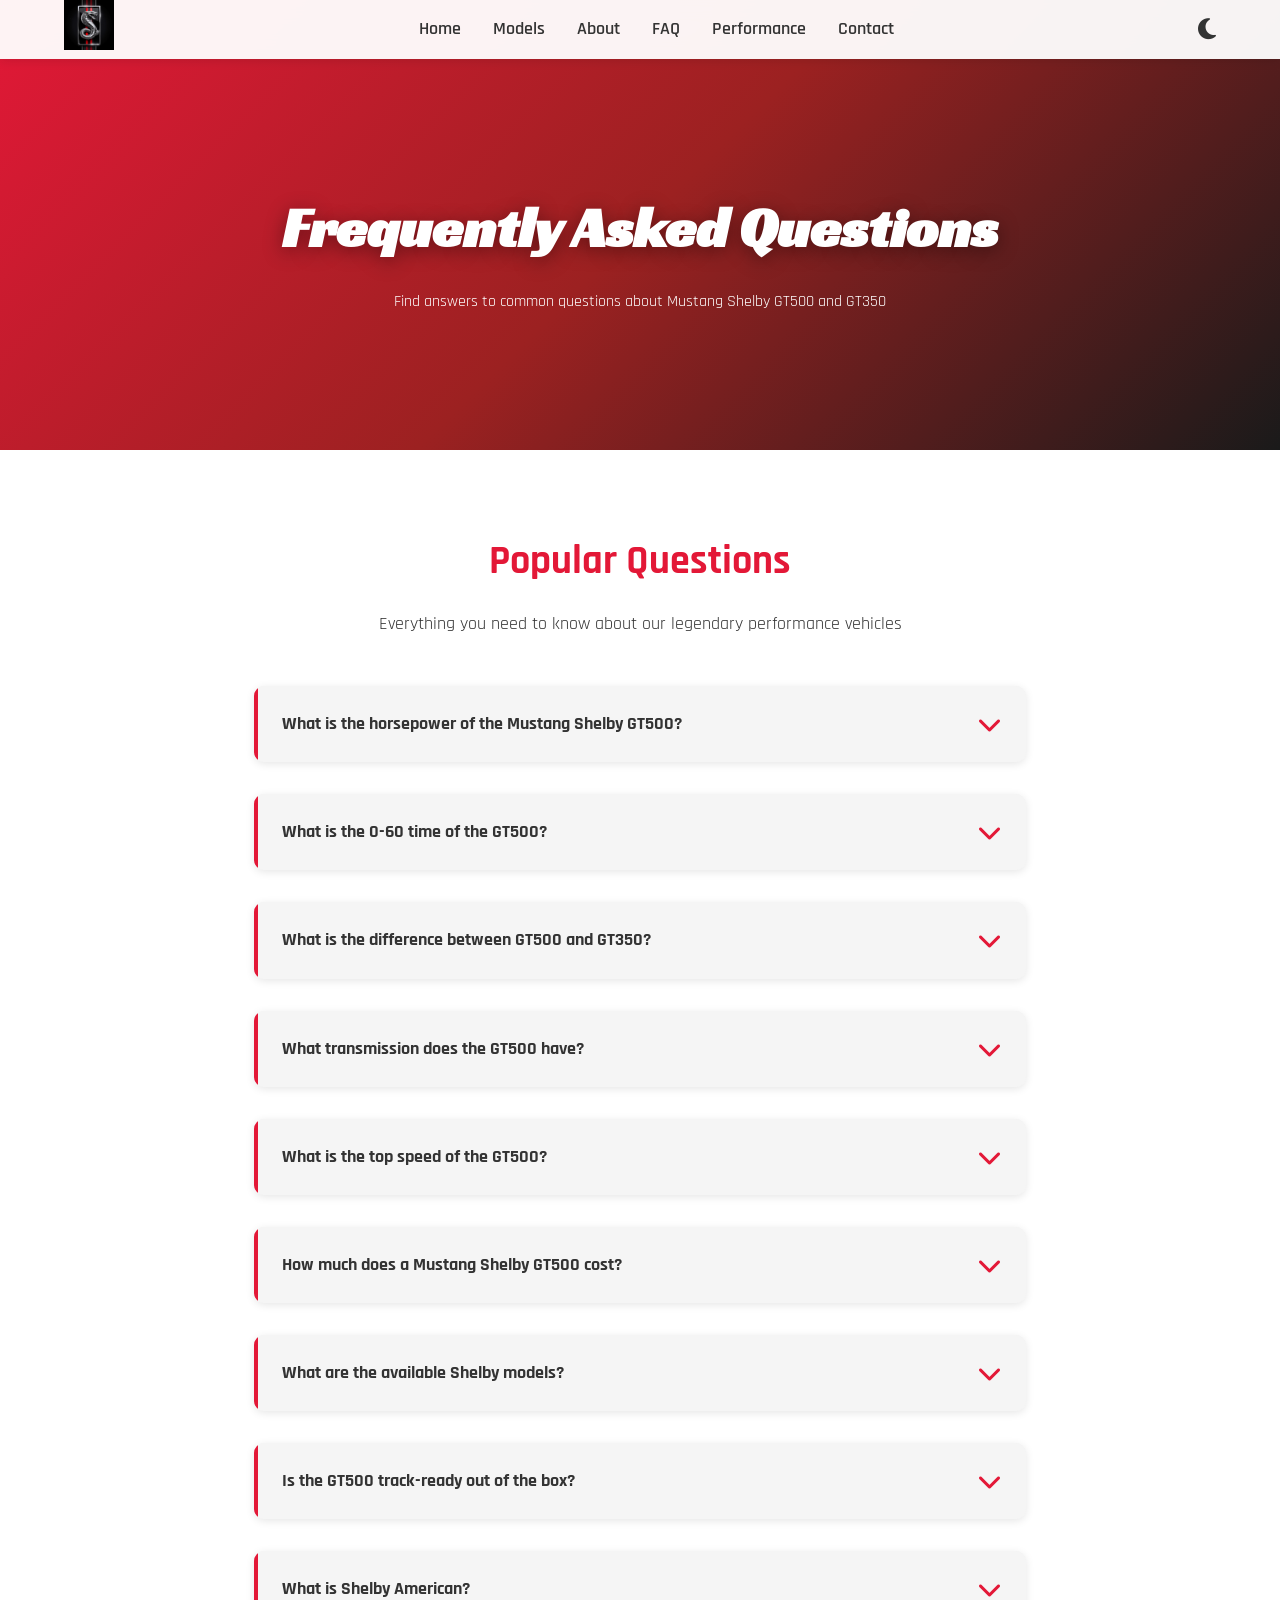
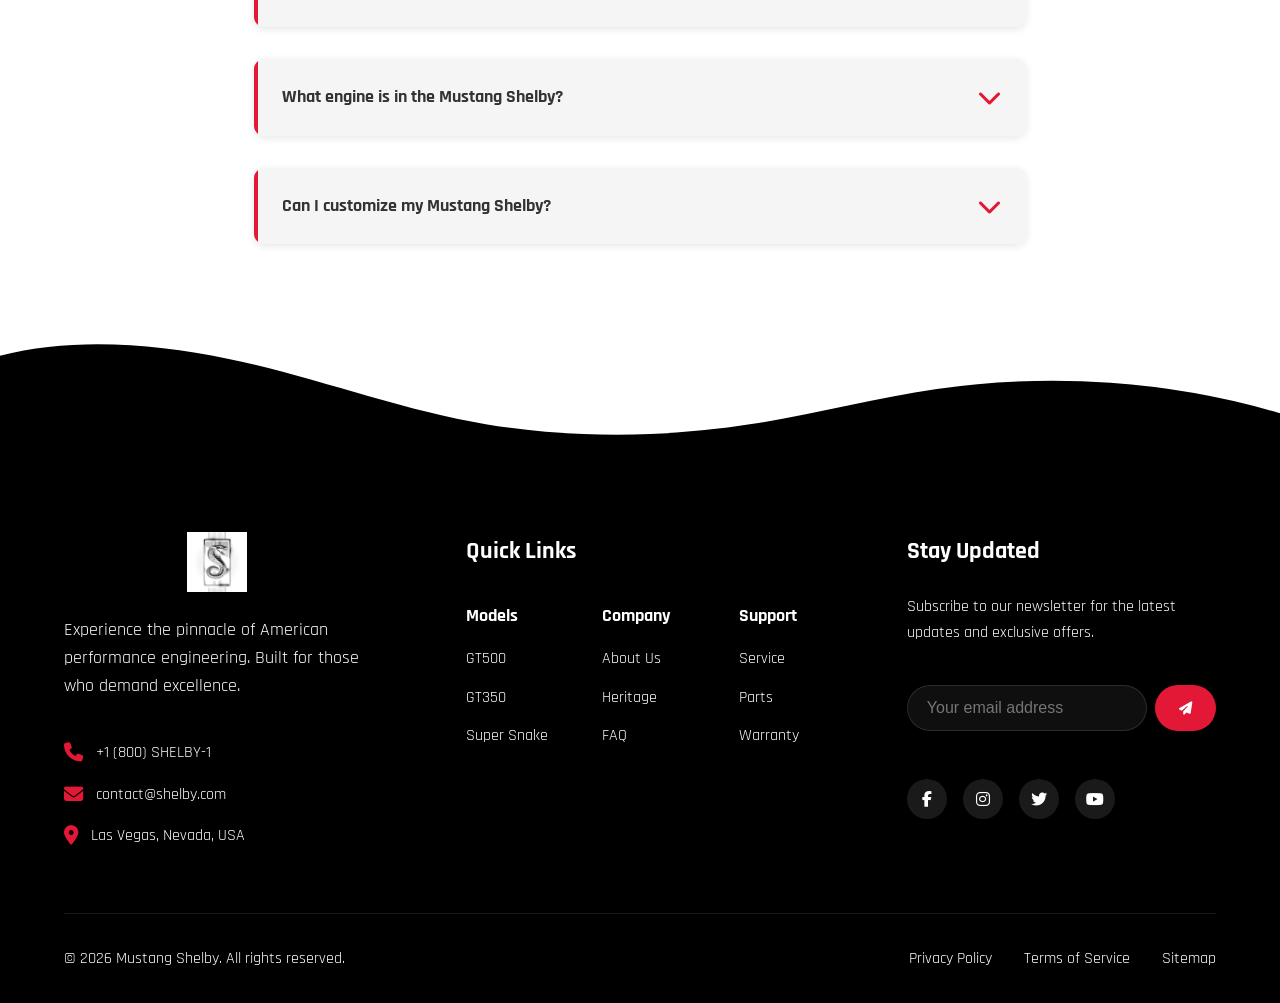
<file: faq.html>
<!DOCTYPE html>
<html lang="en">
<head>
    <meta charset="UTF-8">
    <meta name="viewport" content="width=device-width, initial-scale=1.0">
    <title>Frequently Asked Questions - Mustang Shelby GT500 & GT350 | Mustang Shelby</title>
    <meta name="description" content="Find answers to common questions about Mustang Shelby GT500 and GT350. Learn about performance, specifications, pricing, and features.">
    <meta name="keywords" content="Mustang Shelby FAQ, GT500 questions, GT350 questions, performance specs, Shelby Mustang information">
    <meta name="author" content="Mustang Shelby">
    <meta name="robots" content="index, follow">
    <meta property="og:title" content="Frequently Asked Questions - Mustang Shelby">
    <meta property="og:description" content="Common questions and answers about Mustang Shelby performance vehicles">
    <meta property="og:type" content="website">
    <meta property="og:url" content="https://your-domain.com/faq.html">
    <meta property="og:image" content="https://your-domain.com/logo/shalby logo 2.jpg">
    <meta name="twitter:card" content="summary_large_image">
    <meta name="twitter:title" content="Mustang Shelby FAQ">
    <link rel="canonical" href="https://your-domain.com/faq.html">
    <link rel="icon" type="image/x-icon" href="logo/shalby logo 2.jpg">
    <link rel="stylesheet" href="https://cdnjs.cloudflare.com/ajax/libs/font-awesome/6.4.0/css/all.min.css">
    <link href="https://fonts.googleapis.com/css2?family=Rajdhani:wght@400;500;600;700&family=Racing+Sans+One&display=swap" rel="stylesheet">
    <link rel="stylesheet" href="index.css">
    <script type="application/ld+json">
    {
        "@context": "https://schema.org",
        "@type": "FAQPage",
        "mainEntity": [
            {
                "@type": "Question",
                "name": "What is the horsepower of the Mustang Shelby GT500?",
                "acceptedAnswer": {
                    "@type": "Answer",
                    "text": "The Mustang Shelby GT500 features 760 horsepower from its 5.2L supercharged V8 engine, making it the most powerful street-legal Ford ever produced."
                }
            },
            {
                "@type": "Question",
                "name": "What is the 0-60 time of the GT500?",
                "acceptedAnswer": {
                    "@type": "Answer",
                    "text": "The Mustang Shelby GT500 can accelerate from 0-60 mph in approximately 3.3 seconds, with a top speed over 180 mph."
                }
            },
            {
                "@type": "Question",
                "name": "What is the difference between GT500 and GT350?",
                "acceptedAnswer": {
                    "@type": "Answer",
                    "text": "The GT500 produces 760 HP with a supercharged V8, optimized for straight-line performance and street use. The GT350 produces 526 HP with a flat-plane crank V8, designed for track performance and cornering."
                }
            },
            {
                "@type": "Question",
                "name": "How many horsepower does the GT350 have?",
                "acceptedAnswer": {
                    "@type": "Answer",
                    "text": "The Mustang Shelby GT350 features 526 horsepower from its 5.2L flat-plane crank V8 engine, optimized for track-ready performance."
                }
            },
            {
                "@type": "Question",
                "name": "What transmission does the GT500 have?",
                "acceptedAnswer": {
                    "@type": "Answer",
                    "text": "The GT500 is equipped with a 7-speed TREMEC dual-clutch transmission (DCT) that delivers lightning-fast gear shifts and smooth power delivery."
                }
            },
            {
                "@type": "Question",
                "name": "Is the Mustang Shelby GT500 available as a manual transmission?",
                "acceptedAnswer": {
                    "@type": "Answer",
                    "text": "No, the GT500 is only available with a 7-speed dual-clutch automatic transmission. There is no manual option."
                }
            },
            {
                "@type": "Question",
                "name": "What is the top speed of the GT500?",
                "acceptedAnswer": {
                    "@type": "Answer",
                    "text": "The Mustang Shelby GT500 has a top speed of over 180 mph (290 km/h), with professional drivers achieving speeds up to 190+ mph under controlled conditions."
                }
            },
            {
                "@type": "Question",
                "name": "How much does a Mustang Shelby GT500 cost?",
                "acceptedAnswer": {
                    "@type": "Answer",
                    "text": "The base price for a Mustang Shelby GT500 typically starts around $70,000-$75,000 USD. Models with the Carbon Fiber Track Pack can exceed $100,000."
                }
            },
            {
                "@type": "Question",
                "name": "What are the available Shelby models?",
                "acceptedAnswer": {
                    "@type": "Answer",
                    "text": "The main Shelby models include the GT500 (760 HP street performance), GT350 (526 HP track-focused), and the Super Snake (enhanced customizations with various engine options)."
                }
            },
            {
                "@type": "Question",
                "name": "Is the GT500 track-ready out of the box?",
                "acceptedAnswer": {
                    "@type": "Answer",
                    "text": "While the GT500 can handle track driving, the GT350 is specifically designed for track performance with features like a flat-plane crank engine and racing suspension. The GT500 is more optimized for street and drag strip performance."
                }
            },
            {
                "@type": "Question",
                "name": "What is Shelby American?",
                "acceptedAnswer": {
                    "@type": "Answer",
                    "text": "Shelby American is a high-performance automobile manufacturer founded by legendary racing driver Carroll Shelby in 1962. The company specializes in building and customizing high-performance vehicles, particularly Mustangs."
                }
            },
            {
                "@type": "Question",
                "name": "What engine is in the Mustang Shelby?",
                "acceptedAnswer": {
                    "@type": "Answer",
                    "text": "The GT500 features a 5.2L supercharged V8 engine (Predator). The GT350 also has a 5.2L V8 but with a flat-plane crank design instead of supercharging."
                }
            },
            {
                "@type": "Question",
                "name": "What is the fuel economy of the GT500?",
                "acceptedAnswer": {
                    "@type": "Answer",
                    "text": "The Mustang Shelby GT500 typically achieves approximately 12-14 mpg city and 18-20 mpg highway, depending on driving conditions and style."
                }
            },
            {
                "@type": "Question",
                "name": "Does Shelby offer financing for their vehicles?",
                "acceptedAnswer": {
                    "@type": "Answer",
                    "text": "Yes, Shelby American works with various financing institutions and can arrange financing options for qualified buyers. Contact Shelby directly for current financing programs and rates."
                }
            },
            {
                "@type": "Question",
                "name": "Can I customize my Mustang Shelby?",
                "acceptedAnswer": {
                    "@type": "Answer",
                    "text": "Yes, Shelby offers various customization options including paint colors, interior upgrades, performance packages, and aerodynamic enhancements. Many options are available through the Super Snake and other special editions."
                }
            }
        ]
    }
    </script>
    <style>
        .faq-hero {
            min-height: 50vh;
            background: linear-gradient(135deg, #e31837 0%, #9c2121 50%, #1a1a1a 100%);
            display: flex;
            align-items: center;
            justify-content: center;
            padding: 6rem 5% 3rem;
            text-align: center;
            color: white;
            position: relative;
            overflow: hidden;
        }

        .faq-hero h1 {
            font-family: 'Racing Sans One', cursive;
            font-size: 3.5rem;
            margin-bottom: 1rem;
            text-shadow: 0 4px 20px rgba(0,0,0,0.4);
        }

        .faq-container {
            max-width: 900px;
            margin: 0 auto;
            padding: 5rem 5%;
        }

        .faq-section {
            margin-bottom: 3rem;
        }

        .faq-item {
            margin-bottom: 2rem;
            background: var(--surface);
            border-radius: 10px;
            overflow: hidden;
            box-shadow: 0 2px 8px var(--shadow);
            transition: all 0.3s ease;
        }

        .faq-item:hover {
            box-shadow: 0 5px 15px var(--shadow);
        }

        .faq-question {
            padding: 1.5rem;
            background: var(--surface);
            cursor: pointer;
            display: flex;
            justify-content: space-between;
            align-items: center;
            border-left: 4px solid var(--primary);
            transition: all 0.3s ease;
        }

        .faq-question:hover {
            background: linear-gradient(135deg, var(--surface), var(--background));
        }

        .faq-question h3 {
            margin: 0;
            color: var(--text);
            font-size: 1.1rem;
            text-align: left;
            flex: 1;
        }

        .faq-toggle {
            color: var(--primary);
            font-size: 1.5rem;
            transition: transform 0.3s ease;
            margin-left: 1rem;
        }

        .faq-item.active .faq-toggle {
            transform: rotate(180deg);
        }

        .faq-answer {
            max-height: 0;
            overflow: hidden;
            transition: max-height 0.3s ease;
        }

        .faq-item.active .faq-answer {
            max-height: 1000px;
        }

        .faq-answer p {
            padding: 1.5rem;
            color: var(--text);
            line-height: 1.8;
            margin: 0;
            background: var(--background);
        }

        .faq-header {
            text-align: center;
            margin-bottom: 3rem;
        }

        .faq-header h2 {
            font-size: 2.5rem;
            color: var(--primary);
            margin-bottom: 1rem;
        }

        .faq-header p {
            font-size: 1.1rem;
            color: var(--text);
        }

        @media (max-width: 768px) {
            .faq-hero h1 {
                font-size: 2.5rem;
            }

            .faq-question h3 {
                font-size: 1rem;
            }

            .faq-question {
                padding: 1.2rem;
            }

            .faq-answer p {
                padding: 1.2rem;
                font-size: 0.95rem;
            }
        }
    </style>
</head>
<body>
    <nav class="navbar">
        <div class="nav-logo">
            <img src="logo/shalby logo 2.jpg" alt="Shelby Logo">
        </div>

        <button id="navToggle" class="nav-toggle" aria-expanded="false" aria-label="Open navigation">
            <span class="bar"></span>
            <span class="bar"></span>
            <span class="bar"></span>
        </button>

        <div class="nav-links" id="navMenu">
            <a href="index.html#home">Home</a>
            <a href="index.html#models">Models</a>
            <a href="about.html">About</a>
            <a href="faq.html">FAQ</a>
            <a href="index.html#performance">Performance</a>
            <a href="index.html#contact">Contact</a>
        </div>

        <button id="themeToggle" class="theme-toggle" aria-pressed="false" title="Toggle dark/light">
            <i class="fas fa-sun light-icon"></i>
            <i class="fas fa-moon dark-icon"></i>
        </button>
    </nav>

    <section class="faq-hero" role="banner" aria-label="Frequently Asked Questions">
        <div>
            <h1>Frequently Asked Questions</h1>
            <p>Find answers to common questions about Mustang Shelby GT500 and GT350</p>
        </div>
    </section>

    <div class="faq-container">
        <div class="faq-header">
            <h2>Popular Questions</h2>
            <p>Everything you need to know about our legendary performance vehicles</p>
        </div>

        <section class="faq-section">
            <div class="faq-item">
                <div class="faq-question">
                    <h3>What is the horsepower of the Mustang Shelby GT500?</h3>
                    <i class="fas fa-chevron-down faq-toggle"></i>
                </div>
                <div class="faq-answer">
                    <p>The Mustang Shelby GT500 features 760 horsepower from its 5.2L supercharged V8 engine, making it the most powerful street-legal Ford ever produced. This incredible power comes from the Eaton 2.65L supercharger and advanced fuel injection system.</p>
                </div>
            </div>

            <div class="faq-item">
                <div class="faq-question">
                    <h3>What is the 0-60 time of the GT500?</h3>
                    <i class="fas fa-chevron-down faq-toggle"></i>
                </div>
                <div class="faq-answer">
                    <p>The Mustang Shelby GT500 can accelerate from 0-60 mph in approximately 3.3 seconds, with a top speed over 180 mph. This makes it one of the fastest production vehicles available.</p>
                </div>
            </div>

            <div class="faq-item">
                <div class="faq-question">
                    <h3>What is the difference between GT500 and GT350?</h3>
                    <i class="fas fa-chevron-down faq-toggle"></i>
                </div>
                <div class="faq-answer">
                    <p>The GT500 produces 760 HP with a supercharged V8, optimized for straight-line performance and street use with the 7-speed DCT. The GT350 produces 526 HP with a flat-plane crank V8, specifically designed for track performance and cornering with a racing-focused suspension.</p>
                </div>
            </div>

            <div class="faq-item">
                <div class="faq-question">
                    <h3>What transmission does the GT500 have?</h3>
                    <i class="fas fa-chevron-down faq-toggle"></i>
                </div>
                <div class="faq-answer">
                    <p>The GT500 is equipped with a 7-speed TREMEC dual-clutch transmission (DCT) that delivers lightning-fast gear shifts similar to supercars. This transmission provides smooth power delivery and is not available in manual form.</p>
                </div>
            </div>

            <div class="faq-item">
                <div class="faq-question">
                    <h3>What is the top speed of the GT500?</h3>
                    <i class="fas fa-chevron-down faq-toggle"></i>
                </div>
                <div class="faq-answer">
                    <p>The Mustang Shelby GT500 has a top speed of over 180 mph (290 km/h), with professional drivers achieving speeds up to 190+ mph under controlled track conditions.</p>
                </div>
            </div>

            <div class="faq-item">
                <div class="faq-question">
                    <h3>How much does a Mustang Shelby GT500 cost?</h3>
                    <i class="fas fa-chevron-down faq-toggle"></i>
                </div>
                <div class="faq-answer">
                    <p>The base price for a Mustang Shelby GT500 typically starts around $70,000-$75,000 USD. Models with the Carbon Fiber Track Pack and additional customizations can exceed $100,000+.</p>
                </div>
            </div>

            <div class="faq-item">
                <div class="faq-question">
                    <h3>What are the available Shelby models?</h3>
                    <i class="fas fa-chevron-down faq-toggle"></i>
                </div>
                <div class="faq-answer">
                    <p>The main Shelby models include the GT500 (760 HP street performance), GT350 (526 HP track-focused), and the Super Snake (enhanced customizations with various engine options). Each model is designed for different performance preferences.</p>
                </div>
            </div>

            <div class="faq-item">
                <div class="faq-question">
                    <h3>Is the GT500 track-ready out of the box?</h3>
                    <i class="fas fa-chevron-down faq-toggle"></i>
                </div>
                <div class="faq-answer">
                    <p>While the GT500 can handle track driving with its performance suspension and braking system, the GT350 is specifically designed for track performance. The GT500 is more optimized for street and drag strip performance.</p>
                </div>
            </div>

            <div class="faq-item">
                <div class="faq-question">
                    <h3>What is Shelby American?</h3>
                    <i class="fas fa-chevron-down faq-toggle"></i>
                </div>
                <div class="faq-answer">
                    <p>Shelby American is a high-performance automobile manufacturer founded by legendary racing driver Carroll Shelby in 1962. The company specializes in building and customizing high-performance vehicles, particularly Mustangs, and continues to operate from Las Vegas, Nevada.</p>
                </div>
            </div>

            <div class="faq-item">
                <div class="faq-question">
                    <h3>What engine is in the Mustang Shelby?</h3>
                    <i class="fas fa-chevron-down faq-toggle"></i>
                </div>
                <div class="faq-answer">
                    <p>The GT500 features a 5.2L supercharged V8 engine (Predator). The GT350 also has a 5.2L V8 but with a flat-plane crank design instead of supercharging, producing 526 HP instead of 760 HP.</p>
                </div>
            </div>

            <div class="faq-item">
                <div class="faq-question">
                    <h3>Can I customize my Mustang Shelby?</h3>
                    <i class="fas fa-chevron-down faq-toggle"></i>
                </div>
                <div class="faq-answer">
                    <p>Yes, Shelby offers various customization options including paint colors, interior upgrades, performance packages, and aerodynamic enhancements. Many options are available through the Super Snake and other special editions.</p>
                </div>
            </div>
        </section>
    </div>

    <footer id="contact" class="site-footer">
        <div class="footer-waves">
            <svg data-name="Layer 1" xmlns="http://www.w3.org/2000/svg" viewBox="0 0 1200 120" preserveAspectRatio="none">
                <path d="M321.39,56.44c58-10.79,114.16-30.13,172-41.86,82.39-16.72,168.19-17.73,250.45-.39C823.78,31,906.67,72,985.66,92.83c70.05,18.48,146.53,26.09,214.34,3V0H0V27.35A600.21,600.21,0,0,0,321.39,56.44Z"></path>
            </svg>
        </div>
        <div class="footer-content">
            <div class="footer-section brand-section">
                <img src="logo/shalby logo 2.jpg" alt="Shelby Logo" class="footer-logo">
                <p class="brand-description">Experience the pinnacle of American performance engineering. Built for those who demand excellence.</p>
                <div class="contact-info">
                    <div class="contact-item">
                        <i class="fas fa-phone"></i>
                        <span>+1 (800) SHELBY-1</span>
                    </div>
                    <div class="contact-item">
                        <i class="fas fa-envelope"></i>
                        <span>contact@shelby.com</span>
                    </div>
                    <div class="contact-item">
                        <i class="fas fa-map-marker-alt"></i>
                        <span>Las Vegas, Nevada, USA</span>
                    </div>
                </div>
            </div>
            
            <div class="footer-section quick-links">
                <h4>Quick Links</h4>
                <div class="links-grid">
                    <div class="links-column">
                        <h5>Models</h5>
                        <a href="index.html#models">GT500</a>
                        <a href="index.html#models">GT350</a>
                        <a href="index.html#models">Super Snake</a>
                    </div>
                    <div class="links-column">
                        <h5>Company</h5>
                        <a href="about.html">About Us</a>
                        <a href="index.html#heritage">Heritage</a>
                        <a href="faq.html">FAQ</a>
                    </div>
                    <div class="links-column">
                        <h5>Support</h5>
                        <a href="#service">Service</a>
                        <a href="#parts">Parts</a>
                        <a href="#warranty">Warranty</a>
                    </div>
                </div>
            </div>

            <div class="footer-section newsletter">
                <h4>Stay Updated</h4>
                <p>Subscribe to our newsletter for the latest updates and exclusive offers.</p>
                <form class="newsletter-form">
                    <div class="input-group">
                        <input type="email" placeholder="Your email address" required>
                        <button type="submit">
                            <i class="fas fa-paper-plane"></i>
                        </button>
                    </div>
                </form>
                <div class="social-icons">
                    <a href="#" class="social-icon" title="Facebook">
                        <i class="fab fa-facebook-f"></i>
                    </a>
                    <a href="#" class="social-icon" title="Instagram">
                        <i class="fab fa-instagram"></i>
                    </a>
                    <a href="#" class="social-icon" title="Twitter">
                        <i class="fab fa-twitter"></i>
                    </a>
                    <a href="#" class="social-icon" title="YouTube">
                        <i class="fab fa-youtube"></i>
                    </a>
                </div>
            </div>
        </div>
        
        <div class="footer-bottom">
            <div class="footer-bottom-content">
                <p class="copyright">&copy; <span id="year">2025</span> Mustang Shelby. All rights reserved.</p>
                <div class="footer-bottom-links">
                    <a href="#privacy">Privacy Policy</a>
                    <a href="#terms">Terms of Service</a>
                    <a href="sitemap.xml">Sitemap</a>
                </div>
            </div>
        </div>
    </footer>

    <script src="index.js"></script>
    <script>
        // FAQ Accordion functionality
        document.querySelectorAll('.faq-question').forEach(question => {
            question.addEventListener('click', function() {
                const item = this.parentElement;
                item.classList.toggle('active');
            });
        });
    </script>
</body>
</html>
</file>
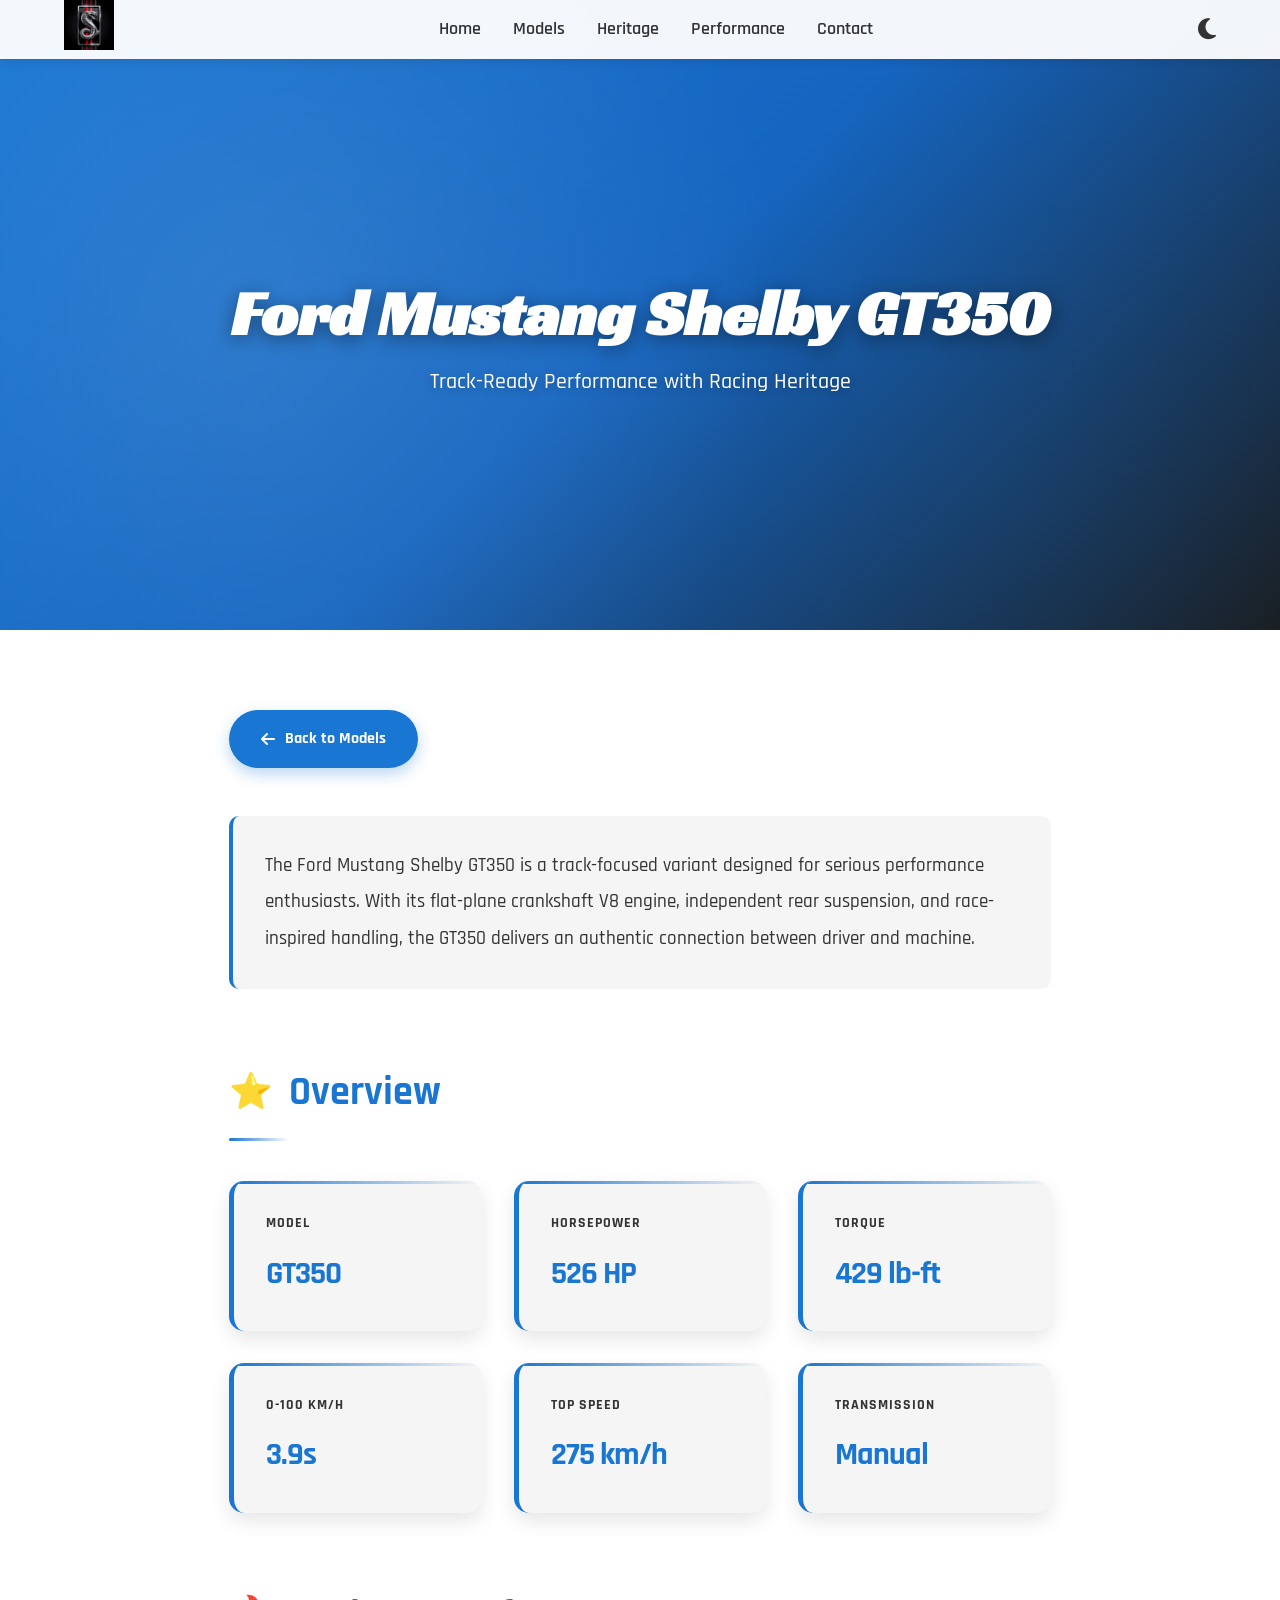
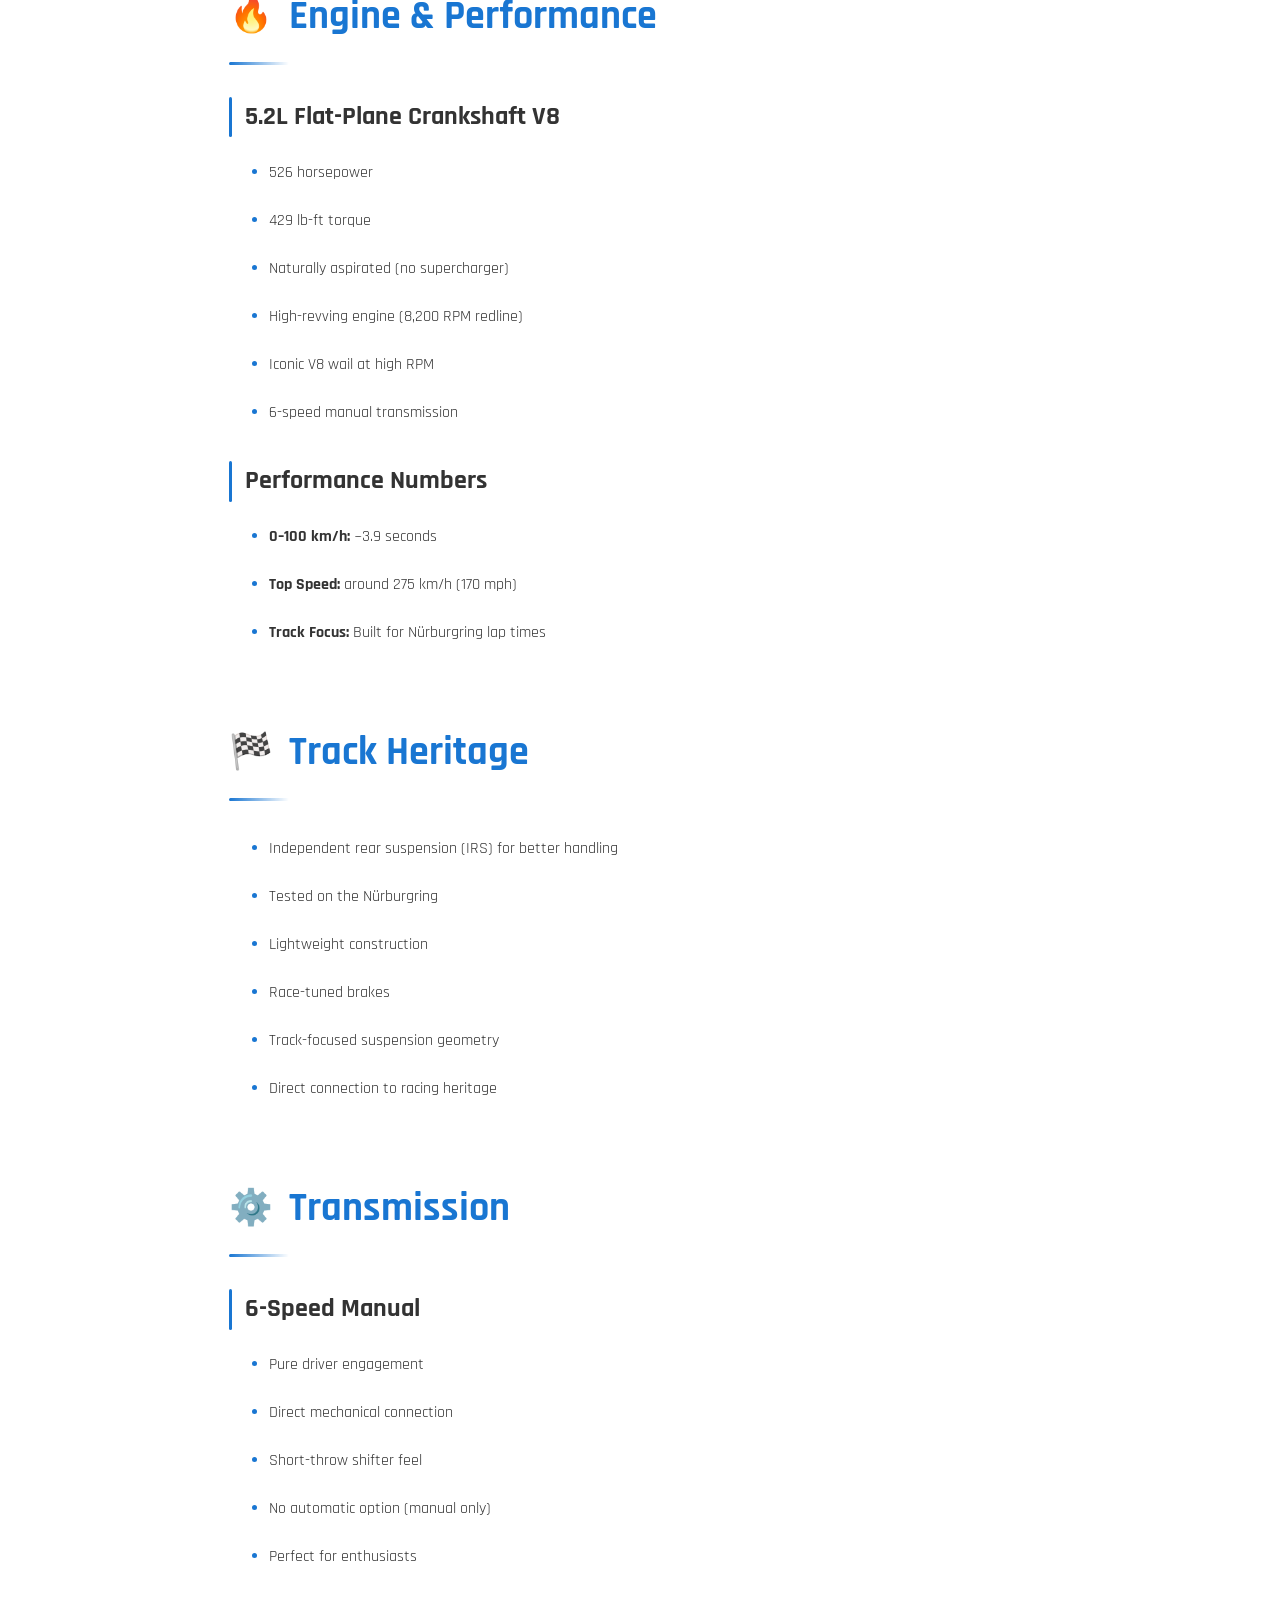
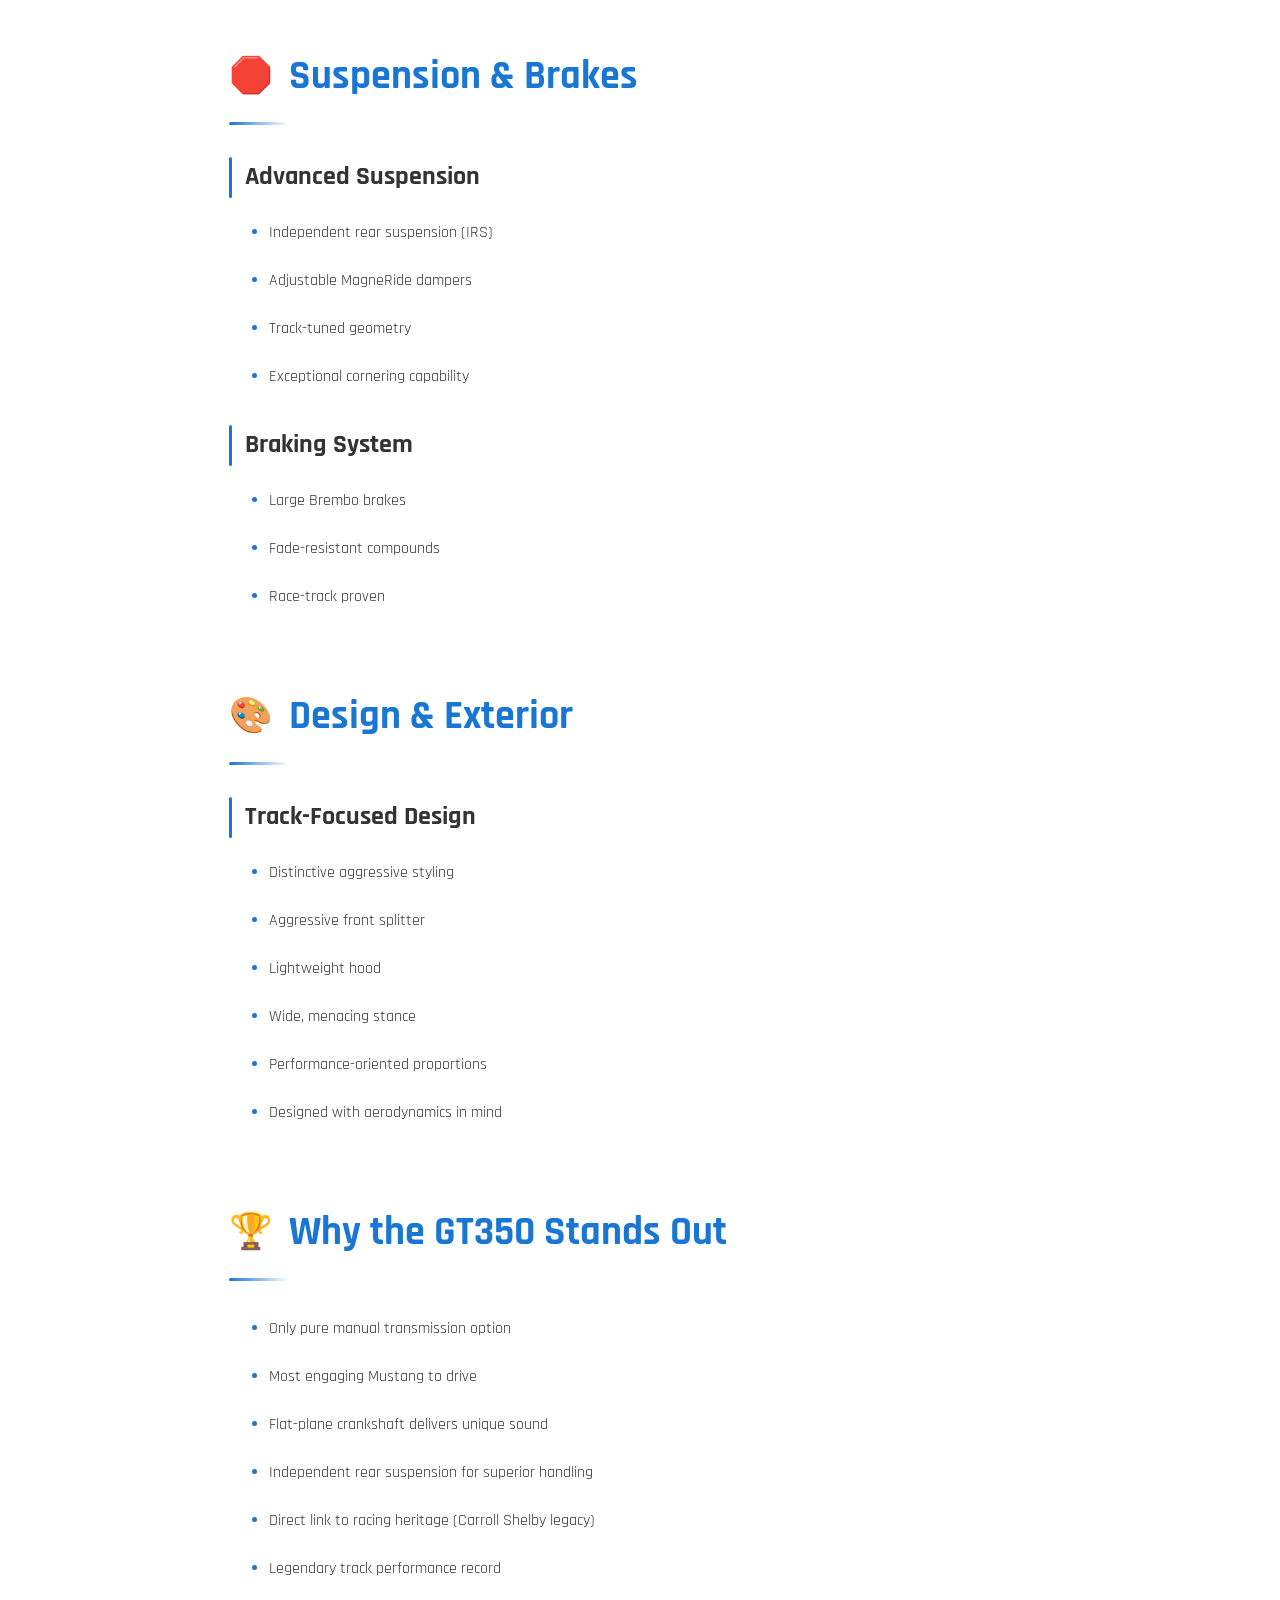
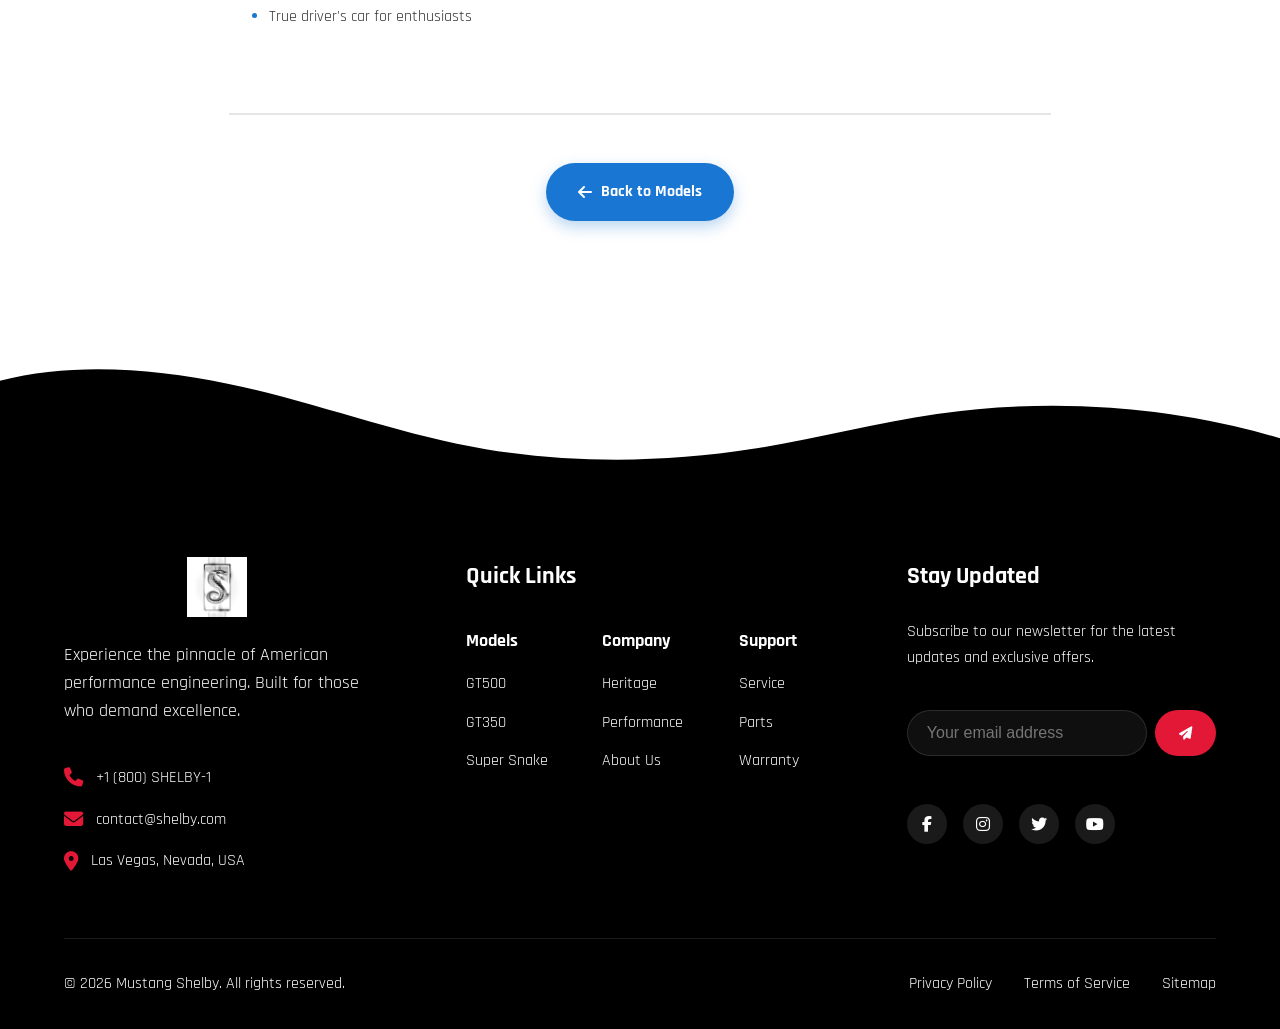
<file: gt350-details.html>
<!DOCTYPE html>
<html lang="en">
<head>
    <meta charset="UTF-8">
    <meta name="viewport" content="width=device-width, initial-scale=1.0">
    <title>Ford Mustang Shelby GT350 - 526 HP Track-Ready Performance | Mustang Shelby</title>
    <meta name="description" content="Experience the Ford Mustang Shelby GT350: 526 HP 5.2L flat-plane crank V8, track-ready performance, racing heritage. The ultimate circuit car.">
    <meta name="keywords" content="Mustang Shelby GT350, 526 HP, track car, flat-plane crank, performance, racing">
    <meta name="author" content="Mustang Shelby">
    <meta name="robots" content="index, follow">
    <meta property="og:title" content="Ford Mustang Shelby GT350 - 526 HP Track Performance">
    <meta property="og:description" content="Track-ready Shelby Mustang with 526 HP flat-plane crank V8 and racing heritage">
    <meta property="og:type" content="product">
    <meta property="og:url" content="https://your-domain.com/gt350-details.html">
    <meta name="twitter:card" content="summary_large_image">
    <meta name="twitter:title" content="Mustang Shelby GT350 - Track Performance Car">
    <link rel="canonical" href="https://your-domain.com/gt350-details.html">
    <link rel="icon" type="image/x-icon" href="logo/shalby logo 2.jpg">
    <link rel="stylesheet" href="https://cdnjs.cloudflare.com/ajax/libs/font-awesome/6.4.0/css/all.min.css">
    <link href="https://fonts.googleapis.com/css2?family=Rajdhani:wght@400;500;600;700&family=Racing+Sans+One&display=swap" rel="stylesheet">
    <link rel="stylesheet" href="index.css">
    <script type="application/ld+json">
    {
        "@context": "https://schema.org",
        "@type": "Product",
        "name": "Ford Mustang Shelby GT350",
        "description": "Track-ready performance car with 526 HP flat-plane crank V8",
        "brand": {
            "@type": "Brand",
            "name": "Shelby"
        },
        "offers": {
            "@type": "AggregateOffer",
            "@context": "https://schema.org",
            "availability": "https://schema.org/InStock",
            "priceCurrency": "USD"
        },
        "specifications": "526 HP, 5.2L Flat-Plane Crank V8, Track-optimized performance"
    }
    </script>
    <style>
        /* Detail Hero Section - Premium Look */
        .detail-hero {
            min-height: 70vh;
            background: linear-gradient(135deg, #1976d2 0%, #1565c0 50%, #1a1a1a 100%);
            display: flex;
            align-items: center;
            justify-content: center;
            padding: 6rem 5% 3rem;
            text-align: center;
            color: white;
            position: relative;
            overflow: hidden;
        }

        /* Animated background pattern */
        .detail-hero::before {
            content: '';
            position: absolute;
            top: 0;
            left: 0;
            right: 0;
            bottom: 0;
            background: 
                radial-gradient(circle at 20% 50%, rgba(255,255,255,0.1) 0%, transparent 50%),
                radial-gradient(circle at 80% 80%, rgba(25,118,210,0.1) 0%, transparent 50%);
            animation: gradientShift 8s ease-in-out infinite;
        }

        @keyframes gradientShift {
            0%, 100% { opacity: 1; }
            50% { opacity: 0.8; }
        }

        .detail-hero > div {
            position: relative;
            z-index: 1;
            animation: slideInDown 0.8s ease-out;
        }

        .detail-hero h1 {
            font-family: 'Racing Sans One', cursive;
            font-size: 4rem;
            margin-bottom: 1rem;
            line-height: 1.1;
            text-shadow: 0 4px 20px rgba(0,0,0,0.4);
            animation: slideInDown 0.8s ease-out;
        }

        .detail-hero p {
            font-size: 1.4rem;
            opacity: 0.95;
            font-weight: 500;
            text-shadow: 0 2px 10px rgba(0,0,0,0.3);
            animation: fadeIn 1s ease-out 0.3s both;
        }

        /* Detail Container */
        .detail-container {
            max-width: 950px;
            margin: 0 auto;
            padding: 5rem 5%;
            background: var(--background);
        }

        /* Detail Sections */
        .detail-section {
            margin-bottom: 4.5rem;
            opacity: 0;
            animation: fadeInUp 0.8s ease-out forwards;
        }

        .detail-section:nth-child(2) { animation-delay: 0.1s; }
        .detail-section:nth-child(3) { animation-delay: 0.2s; }
        .detail-section:nth-child(4) { animation-delay: 0.3s; }
        .detail-section:nth-child(5) { animation-delay: 0.4s; }
        .detail-section:nth-child(6) { animation-delay: 0.5s; }

        @keyframes fadeInUp {
            from {
                opacity: 0;
                transform: translateY(30px);
            }
            to {
                opacity: 1;
                transform: translateY(0);
            }
        }

        @keyframes slideInDown {
            from {
                opacity: 0;
                transform: translateY(-30px);
            }
            to {
                opacity: 1;
                transform: translateY(0);
            }
        }

        @keyframes fadeIn {
            from { opacity: 0; }
            to { opacity: 1; }
        }

        .detail-section h2 {
            font-size: 2.5rem;
            color: #1976d2;
            margin-bottom: 2rem;
            display: flex;
            align-items: center;
            gap: 1rem;
            position: relative;
            padding-bottom: 1rem;
        }

        .detail-section h2::after {
            content: '';
            position: absolute;
            bottom: 0;
            left: 0;
            width: 60px;
            height: 3px;
            background: linear-gradient(90deg, #1976d2, transparent);
            border-radius: 2px;
        }

        .detail-section h3 {
            font-size: 1.6rem;
            color: var(--text);
            margin-top: 2rem;
            margin-bottom: 1.2rem;
            font-weight: 700;
            position: relative;
            padding-left: 1rem;
        }

        .detail-section h3::before {
            content: '';
            position: absolute;
            left: 0;
            top: 0;
            bottom: 0;
            width: 3px;
            background: #1976d2;
            border-radius: 2px;
        }

        .detail-section p {
            color: var(--text);
            line-height: 1.8;
            margin-bottom: 1.2rem;
        }

        .detail-section ul, .detail-section ol {
            padding-left: 2.5rem;
            line-height: 2;
        }

        .detail-section li {
            margin-bottom: 1rem;
            color: var(--text);
            position: relative;
        }

        .detail-section ul li::marker {
            color: #1976d2;
            font-weight: 700;
        }

        /* Specs Grid */
        .specs-grid {
            display: grid;
            grid-template-columns: repeat(auto-fit, minmax(220px, 1fr));
            gap: 2rem;
            margin: 2.5rem 0;
        }

        .spec-card {
            background: var(--surface);
            padding: 2rem;
            border-radius: 15px;
            border-left: 5px solid #1976d2;
            box-shadow: 0 8px 20px var(--shadow);
            transition: all 0.3s ease;
            position: relative;
            overflow: hidden;
        }

        .spec-card::before {
            content: '';
            position: absolute;
            top: 0;
            left: 0;
            right: 0;
            height: 3px;
            background: linear-gradient(90deg, #1976d2, transparent);
        }

        .spec-card:hover {
            transform: translateY(-8px);
            box-shadow: 0 15px 35px var(--shadow);
        }

        .spec-card .label {
            font-size: 0.85rem;
            color: var(--muted);
            font-weight: 700;
            margin-bottom: 0.8rem;
            text-transform: uppercase;
            letter-spacing: 1px;
        }

        .spec-card .value {
            font-size: 2rem;
            font-weight: 800;
            color: #1976d2;
            letter-spacing: -1px;
        }

        /* Back Button */
        .back-button {
            display: inline-flex;
            align-items: center;
            gap: 0.6rem;
            margin-bottom: 3rem;
            padding: 1rem 2rem;
            background: #1976d2;
            color: white;
            text-decoration: none;
            border-radius: 30px;
            font-weight: 700;
            transition: all 0.3s ease;
            box-shadow: 0 6px 15px rgba(25, 118, 210, 0.3);
        }

        .back-button:hover {
            background: #1565c0;
            transform: translateX(-5px);
            box-shadow: 0 8px 20px rgba(25, 118, 210, 0.4);
        }

        .back-button i {
            transition: transform 0.3s ease;
        }

        .back-button:hover i {
            transform: translateX(-3px);
        }

        .emoji {
            font-size: 2.2rem;
            display: inline-block;
        }

        /* Intro Section */
        .detail-container > .detail-section:first-of-type p {
            font-size: 1.2rem;
            font-weight: 500;
            line-height: 1.9;
            color: var(--text);
            background: var(--surface);
            padding: 2rem;
            border-radius: 10px;
            border-left: 4px solid #1976d2;
            margin-bottom: 2rem;
        }

        /* Footer Separator */
        .footer-separator {
            text-align: center;
            margin-top: 5rem;
            padding: 3rem 0;
            border-top: 2px solid var(--shadow);
            border-bottom: 2px solid var(--shadow);
        }

        /* Responsive */
        @media (max-width: 768px) {
            .detail-hero {
                min-height: 50vh;
                padding: 4rem 5% 2rem;
            }

            .detail-hero h1 {
                font-size: 2.5rem;
            }

            .detail-hero p {
                font-size: 1.1rem;
            }

            .detail-container {
                padding: 3rem 5%;
            }

            .detail-section h2 {
                font-size: 2rem;
            }

            .specs-grid {
                grid-template-columns: repeat(auto-fit, minmax(180px, 1fr));
                gap: 1.5rem;
            }

            .spec-card {
                padding: 1.5rem;
            }

            .spec-card .value {
                font-size: 1.6rem;
            }

            .back-button {
                padding: 0.8rem 1.5rem;
                font-size: 0.95rem;
            }
        }

        /* Dark Theme */
        .dark-theme {
            --primary: #1976d2;
            --text: #ffffff;
            --background: #121212;
            --surface: #1e1e1e;
            --muted: #9ca3af;
            --shadow: rgba(255, 255, 255, 0.1);
        }
    </style>
</head>
<body>
    <nav class="navbar">
        <div class="nav-logo">
            <img src="logo/shalby logo 2.jpg" alt="Shelby Logo">
        </div>

        <button id="navToggle" class="nav-toggle" aria-expanded="false" aria-label="Open navigation">
            <span class="bar"></span>
            <span class="bar"></span>
            <span class="bar"></span>
        </button>

        <div class="nav-links" id="navMenu">
            <a href="index.html#home">Home</a>
            <a href="index.html#models">Models</a>
            <a href="index.html#heritage">Heritage</a>
            <a href="index.html#performance">Performance</a>
            <a href="index.html#contact">Contact</a>
        </div>

        <button id="themeToggle" class="theme-toggle" aria-pressed="false" title="Toggle dark/light">
            <i class="fas fa-sun light-icon"></i>
            <i class="fas fa-moon dark-icon"></i>
        </button>
    </nav>

    <div class="detail-hero">
        <div>
            <h1>Ford Mustang Shelby GT350</h1>
            <p>Track-Ready Performance with Racing Heritage</p>
        </div>
    </div>

    <div class="detail-container">
        <a href="index.html#models" class="back-button">
            <i class="fas fa-arrow-left"></i> Back to Models
        </a>

        <div class="detail-section">
            <p>The Ford Mustang Shelby GT350 is a track-focused variant designed for serious performance enthusiasts. With its flat-plane crankshaft V8 engine, independent rear suspension, and race-inspired handling, the GT350 delivers an authentic connection between driver and machine.</p>
        </div>

        <div class="detail-section">
            <h2><span class="emoji">⭐</span> Overview</h2>
            <div class="specs-grid">
                <div class="spec-card">
                    <div class="label">Model</div>
                    <div class="value">GT350</div>
                </div>
                <div class="spec-card">
                    <div class="label">Horsepower</div>
                    <div class="value">526 HP</div>
                </div>
                <div class="spec-card">
                    <div class="label">Torque</div>
                    <div class="value">429 lb-ft</div>
                </div>
                <div class="spec-card">
                    <div class="label">0-100 km/h</div>
                    <div class="value">3.9s</div>
                </div>
                <div class="spec-card">
                    <div class="label">Top Speed</div>
                    <div class="value">275 km/h</div>
                </div>
                <div class="spec-card">
                    <div class="label">Transmission</div>
                    <div class="value">Manual</div>
                </div>
            </div>
        </div>

        <div class="detail-section">
            <h2><span class="emoji">🔥</span> Engine & Performance</h2>

            <h3>5.2L Flat-Plane Crankshaft V8</h3>
            <ul>
                <li>526 horsepower</li>
                <li>429 lb-ft torque</li>
                <li>Naturally aspirated (no supercharger)</li>
                <li>High-revving engine (8,200 RPM redline)</li>
                <li>Iconic V8 wail at high RPM</li>
                <li>6-speed manual transmission</li>
            </ul>

            <h3>Performance Numbers</h3>
            <ul>
                <li><strong>0–100 km/h:</strong> ~3.9 seconds</li>
                <li><strong>Top Speed:</strong> around 275 km/h (170 mph)</li>
                <li><strong>Track Focus:</strong> Built for Nürburgring lap times</li>
            </ul>
        </div>

        <div class="detail-section">
            <h2><span class="emoji">🏁</span> Track Heritage</h2>
            <ul>
                <li>Independent rear suspension (IRS) for better handling</li>
                <li>Tested on the Nürburgring</li>
                <li>Lightweight construction</li>
                <li>Race-tuned brakes</li>
                <li>Track-focused suspension geometry</li>
                <li>Direct connection to racing heritage</li>
            </ul>
        </div>

        <div class="detail-section">
            <h2><span class="emoji">⚙️</span> Transmission</h2>
            <h3>6-Speed Manual</h3>
            <ul>
                <li>Pure driver engagement</li>
                <li>Direct mechanical connection</li>
                <li>Short-throw shifter feel</li>
                <li>No automatic option (manual only)</li>
                <li>Perfect for enthusiasts</li>
            </ul>
        </div>

        <div class="detail-section">
            <h2><span class="emoji">🛑</span> Suspension & Brakes</h2>
            <h3>Advanced Suspension</h3>
            <ul>
                <li>Independent rear suspension (IRS)</li>
                <li>Adjustable MagneRide dampers</li>
                <li>Track-tuned geometry</li>
                <li>Exceptional cornering capability</li>
            </ul>

            <h3>Braking System</h3>
            <ul>
                <li>Large Brembo brakes</li>
                <li>Fade-resistant compounds</li>
                <li>Race-track proven</li>
            </ul>
        </div>

        <div class="detail-section">
            <h2><span class="emoji">🎨</span> Design & Exterior</h2>
            <h3>Track-Focused Design</h3>
            <ul>
                <li>Distinctive aggressive styling</li>
                <li>Aggressive front splitter</li>
                <li>Lightweight hood</li>
                <li>Wide, menacing stance</li>
                <li>Performance-oriented proportions</li>
                <li>Designed with aerodynamics in mind</li>
            </ul>
        </div>

        <div class="detail-section">
            <h2><span class="emoji">🏆</span> Why the GT350 Stands Out</h2>
            <ul>
                <li>Only pure manual transmission option</li>
                <li>Most engaging Mustang to drive</li>
                <li>Flat-plane crankshaft delivers unique sound</li>
                <li>Independent rear suspension for superior handling</li>
                <li>Direct link to racing heritage (Carroll Shelby legacy)</li>
                <li>Legendary track performance record</li>
                <li>True driver's car for enthusiasts</li>
            </ul>
        </div>

        <div style="text-align: center; margin-top: 5rem; padding: 3rem 0; border-top: 2px solid var(--shadow);">
            <a href="index.html#models" class="back-button">
                <i class="fas fa-arrow-left"></i> Back to Models
            </a>
        </div>
    </div>

    <footer id="contact" class="site-footer">
        <div class="footer-waves">
            <svg data-name="Layer 1" xmlns="http://www.w3.org/2000/svg" viewBox="0 0 1200 120" preserveAspectRatio="none">
                <path d="M321.39,56.44c58-10.79,114.16-30.13,172-41.86,82.39-16.72,168.19-17.73,250.45-.39C823.78,31,906.67,72,985.66,92.83c70.05,18.48,146.53,26.09,214.34,3V0H0V27.35A600.21,600.21,0,0,0,321.39,56.44Z"></path>
            </svg>
        </div>
        <div class="footer-content">
            <div class="footer-section brand-section">
                <img src="logo/shalby logo 2.jpg" alt="Shelby Logo" class="footer-logo">
                <p class="brand-description">Experience the pinnacle of American performance engineering. Built for those who demand excellence.</p>
                <div class="contact-info">
                    <div class="contact-item">
                        <i class="fas fa-phone"></i>
                        <span>+1 (800) SHELBY-1</span>
                    </div>
                    <div class="contact-item">
                        <i class="fas fa-envelope"></i>
                        <span>contact@shelby.com</span>
                    </div>
                    <div class="contact-item">
                        <i class="fas fa-map-marker-alt"></i>
                        <span>Las Vegas, Nevada, USA</span>
                    </div>
                </div>
            </div>

            <div class="footer-section quick-links">
                <h4>Quick Links</h4>
                <div class="links-grid">
                    <div class="links-column">
                        <h5>Models</h5>
                        <a href="index.html#models">GT500</a>
                        <a href="index.html#models">GT350</a>
                        <a href="index.html#models">Super Snake</a>
                    </div>
                    <div class="links-column">
                        <h5>Company</h5>
                        <a href="index.html#heritage">Heritage</a>
                        <a href="index.html#performance">Performance</a>
                        <a href="index.html#home">About Us</a>
                    </div>
                    <div class="links-column">
                        <h5>Support</h5>
                        <a href="index.html#contact">Service</a>
                        <a href="index.html#contact">Parts</a>
                        <a href="index.html#contact">Warranty</a>
                    </div>
                </div>
            </div>

            <div class="footer-section newsletter">
                <h4>Stay Updated</h4>
                <p>Subscribe to our newsletter for the latest updates and exclusive offers.</p>
                <form class="newsletter-form">
                    <div class="input-group">
                        <input type="email" placeholder="Your email address" required>
                        <button type="submit">
                            <i class="fas fa-paper-plane"></i>
                        </button>
                    </div>
                </form>
                <div class="social-icons">
                    <a href="#" class="social-icon" title="Facebook">
                        <i class="fab fa-facebook-f"></i>
                    </a>
                    <a href="#" class="social-icon" title="Instagram">
                        <i class="fab fa-instagram"></i>
                    </a>
                    <a href="#" class="social-icon" title="Twitter">
                        <i class="fab fa-twitter"></i>
                    </a>
                    <a href="#" class="social-icon" title="YouTube">
                        <i class="fab fa-youtube"></i>
                    </a>
                </div>
            </div>
        </div>

        <div class="footer-bottom">
            <div class="footer-bottom-content">
                <p class="copyright">&copy; <span id="year">2025</span> Mustang Shelby. All rights reserved.</p>
                <div class="footer-bottom-links">
                    <a href="#privacy">Privacy Policy</a>
                    <a href="#terms">Terms of Service</a>
                    <a href="#sitemap">Sitemap</a>
                </div>
            </div>
        </div>
    </footer>

    <script src="index.js"></script>
</body>
</html>
</file>
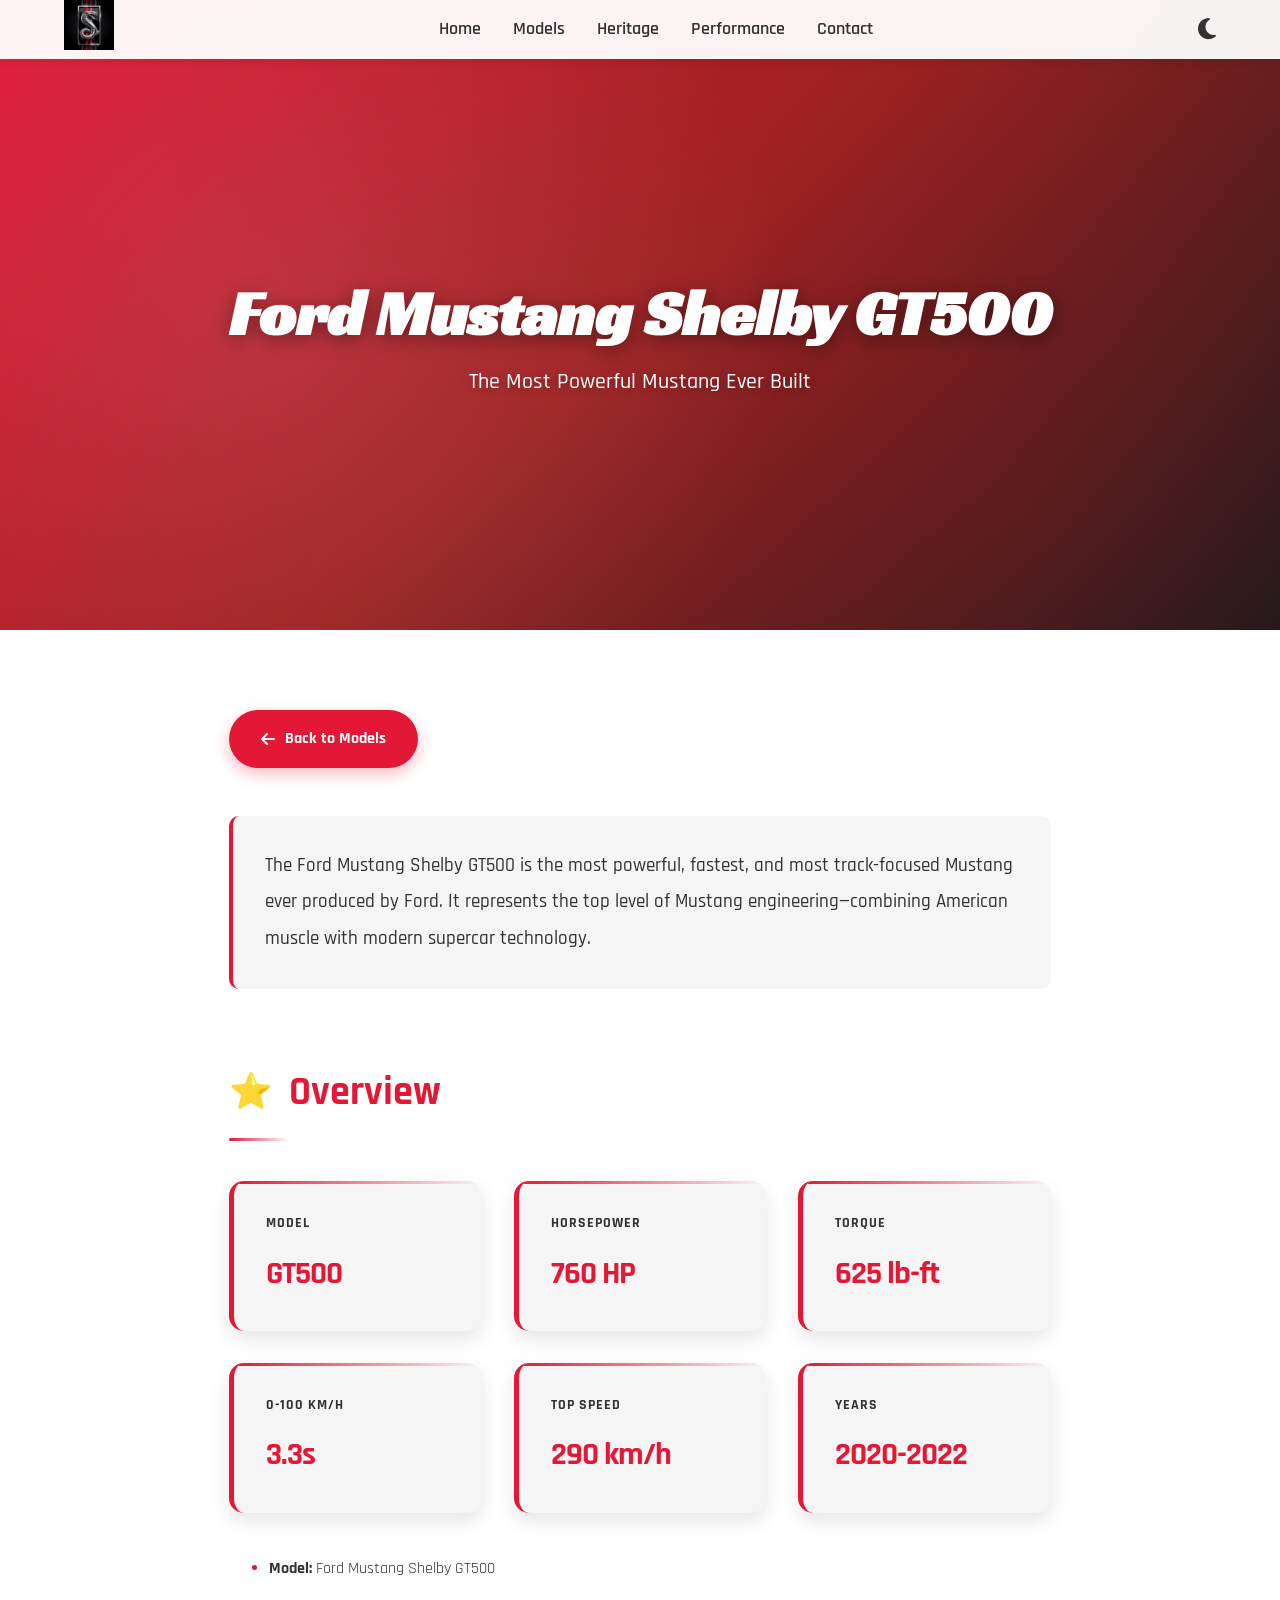
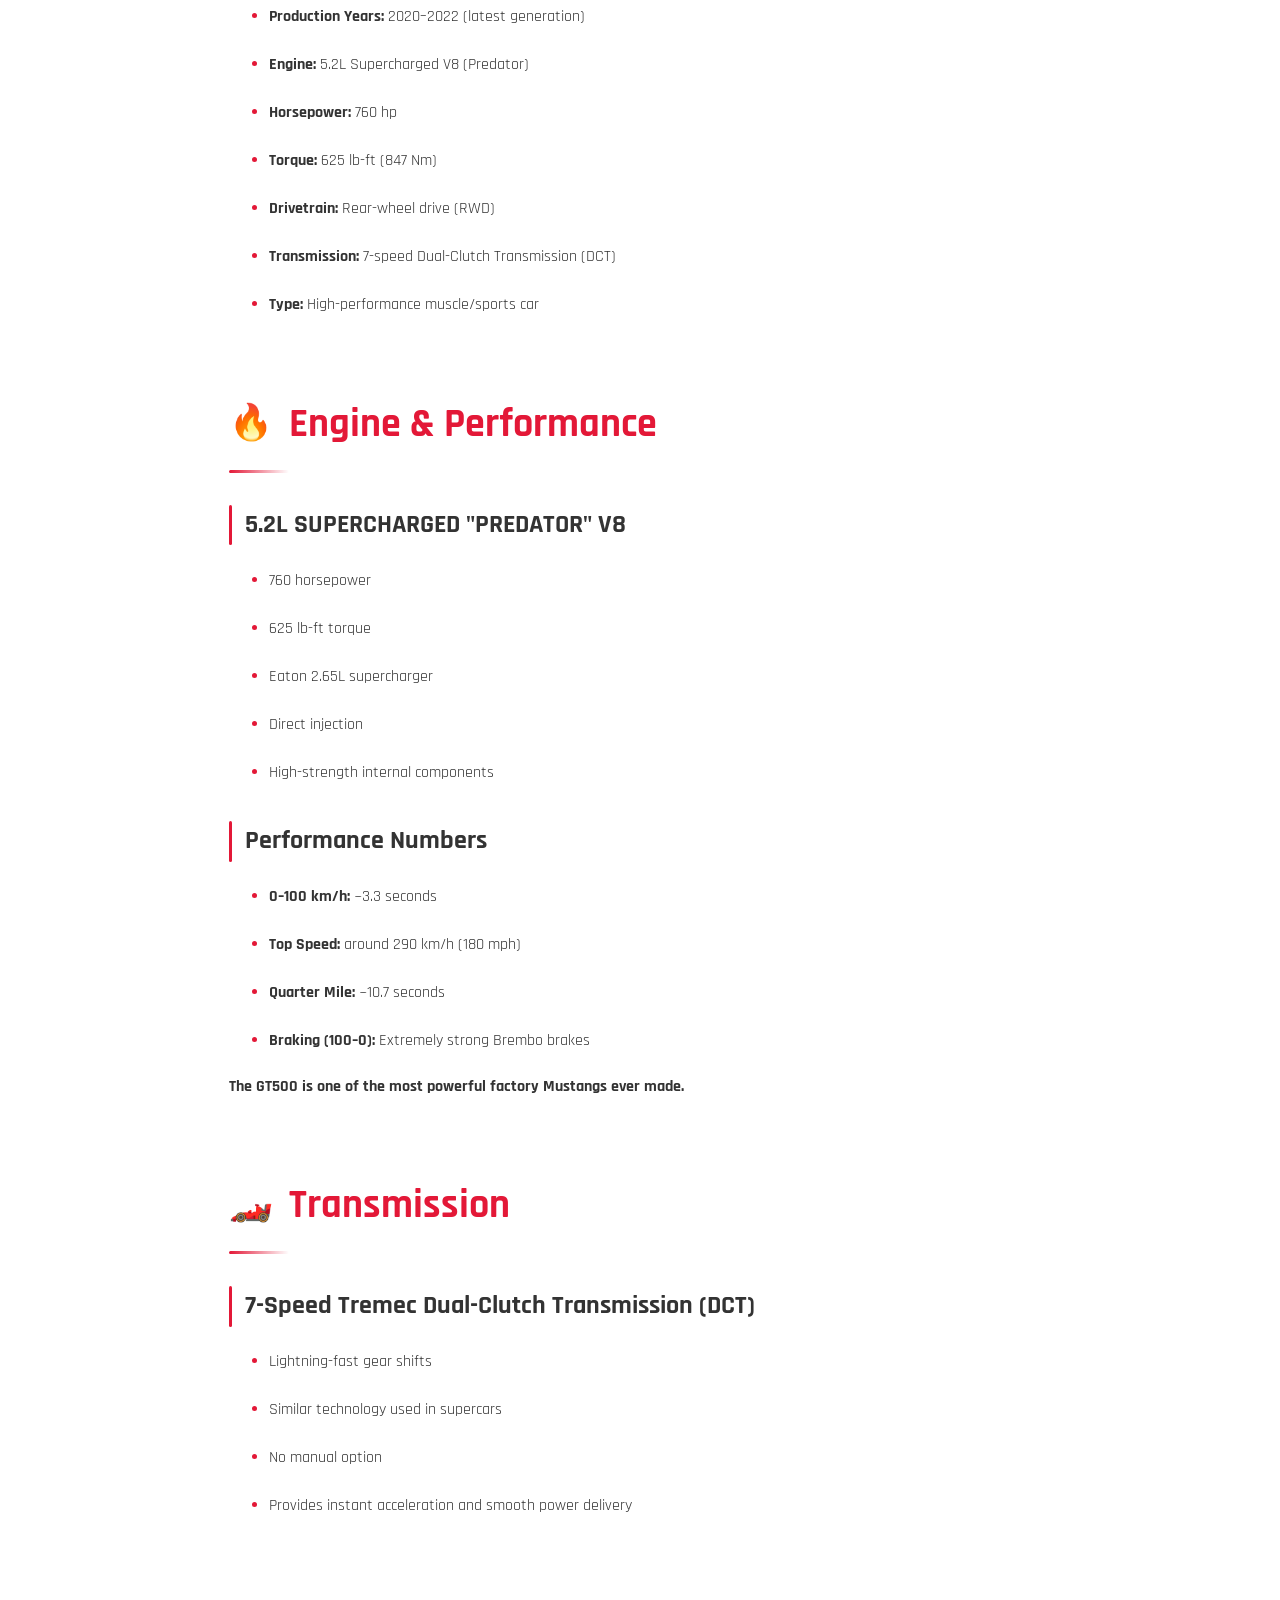
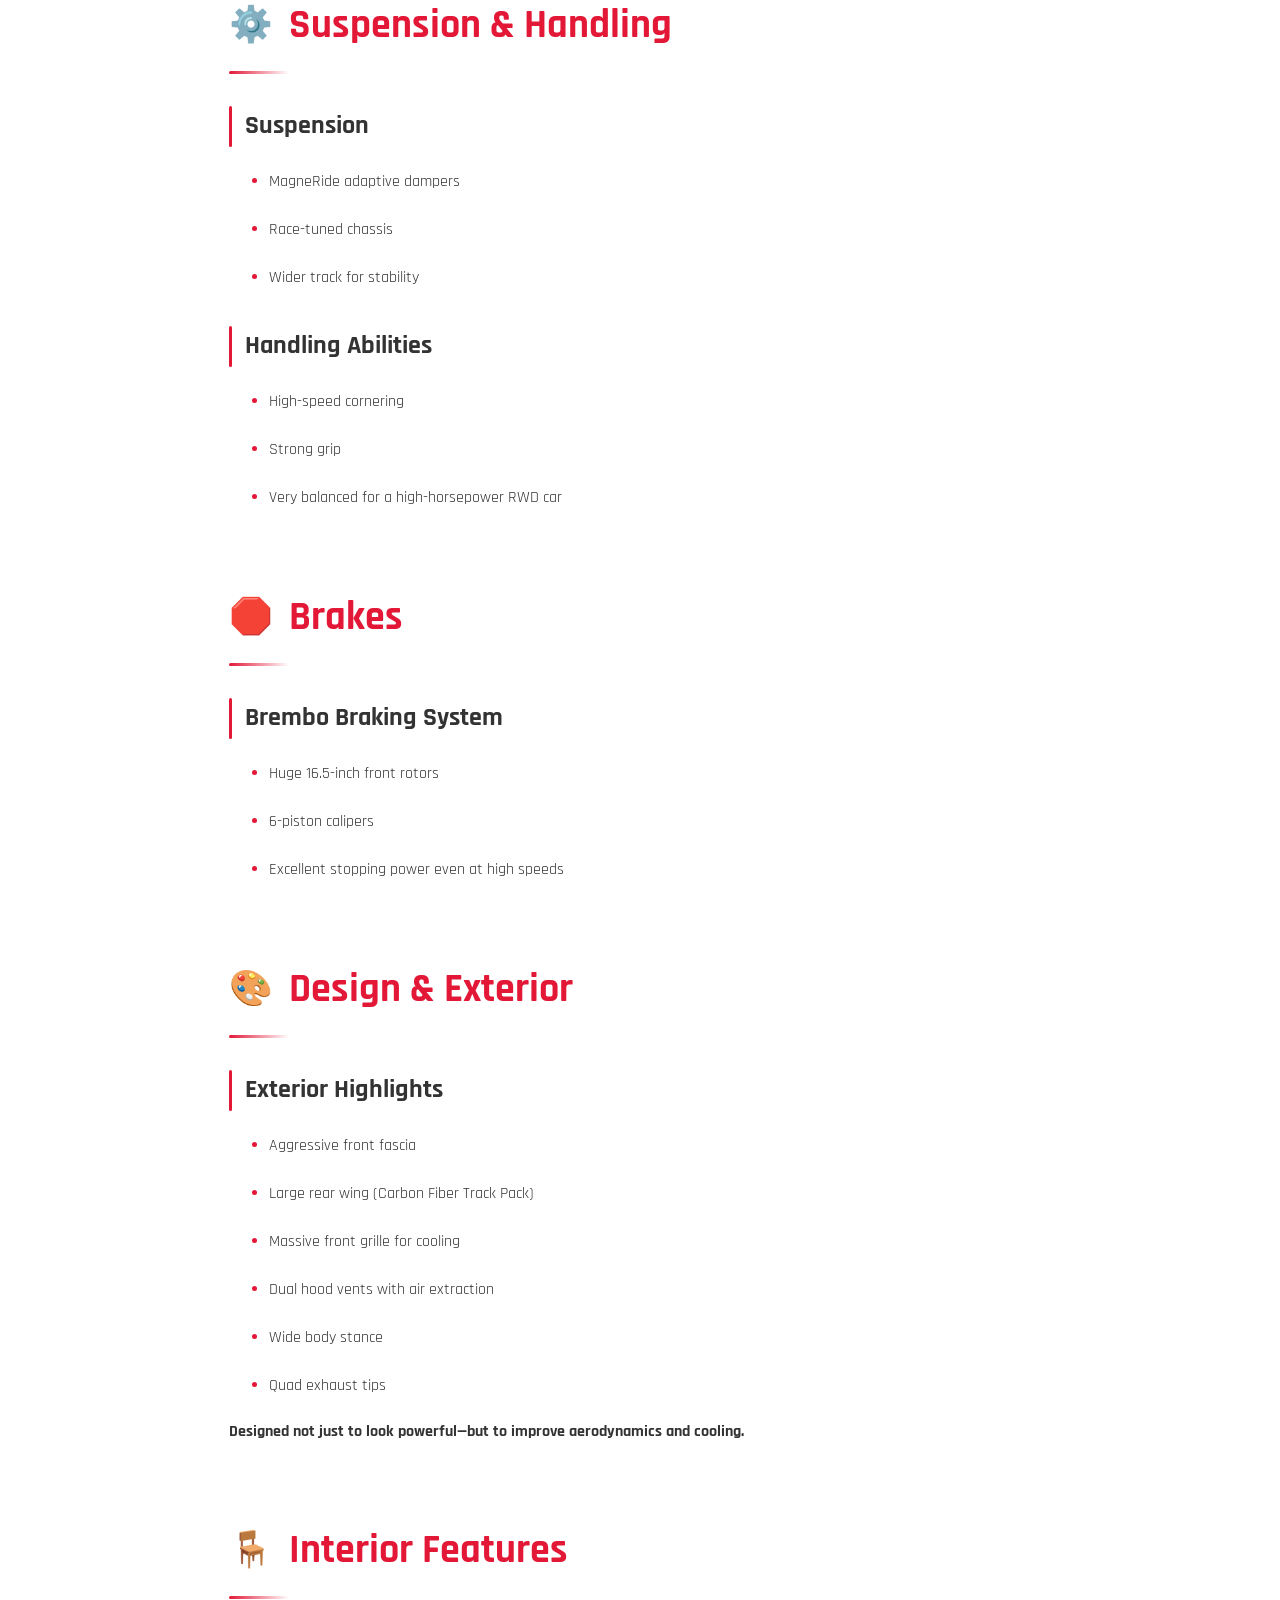
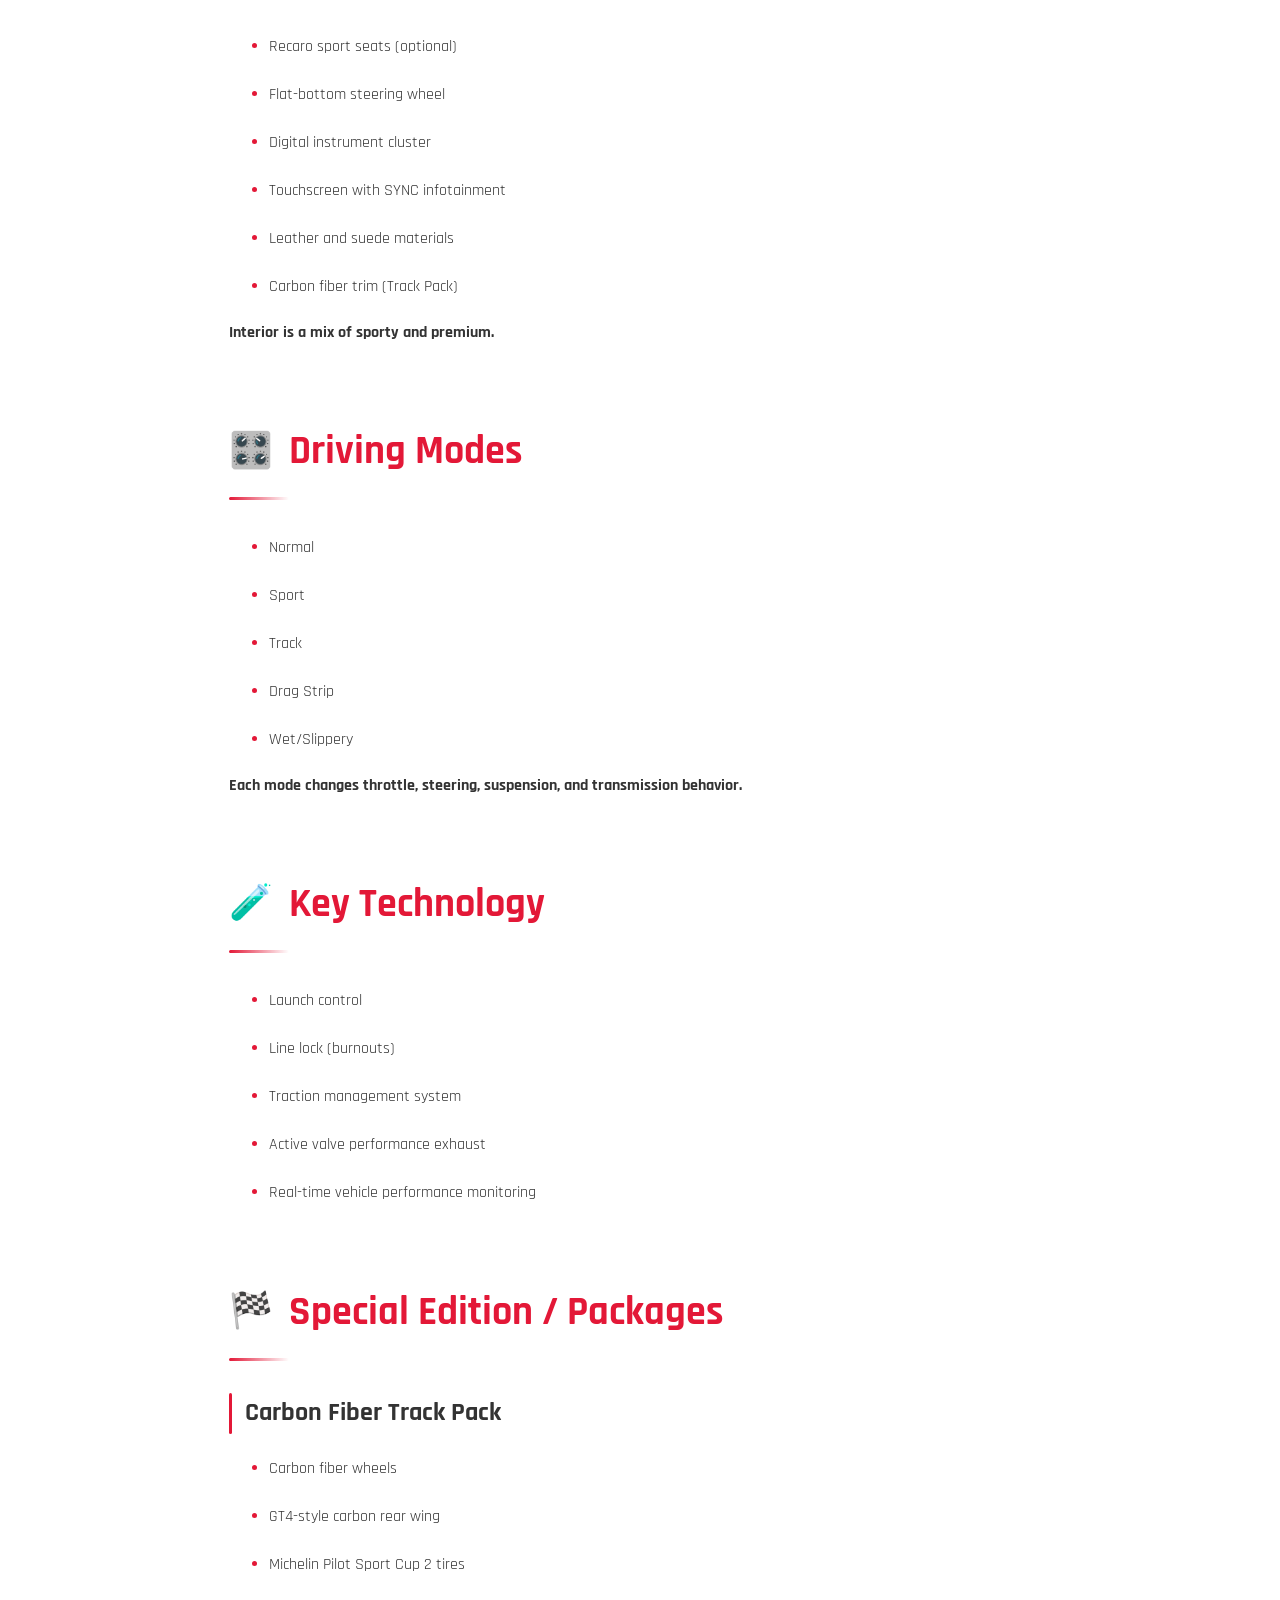
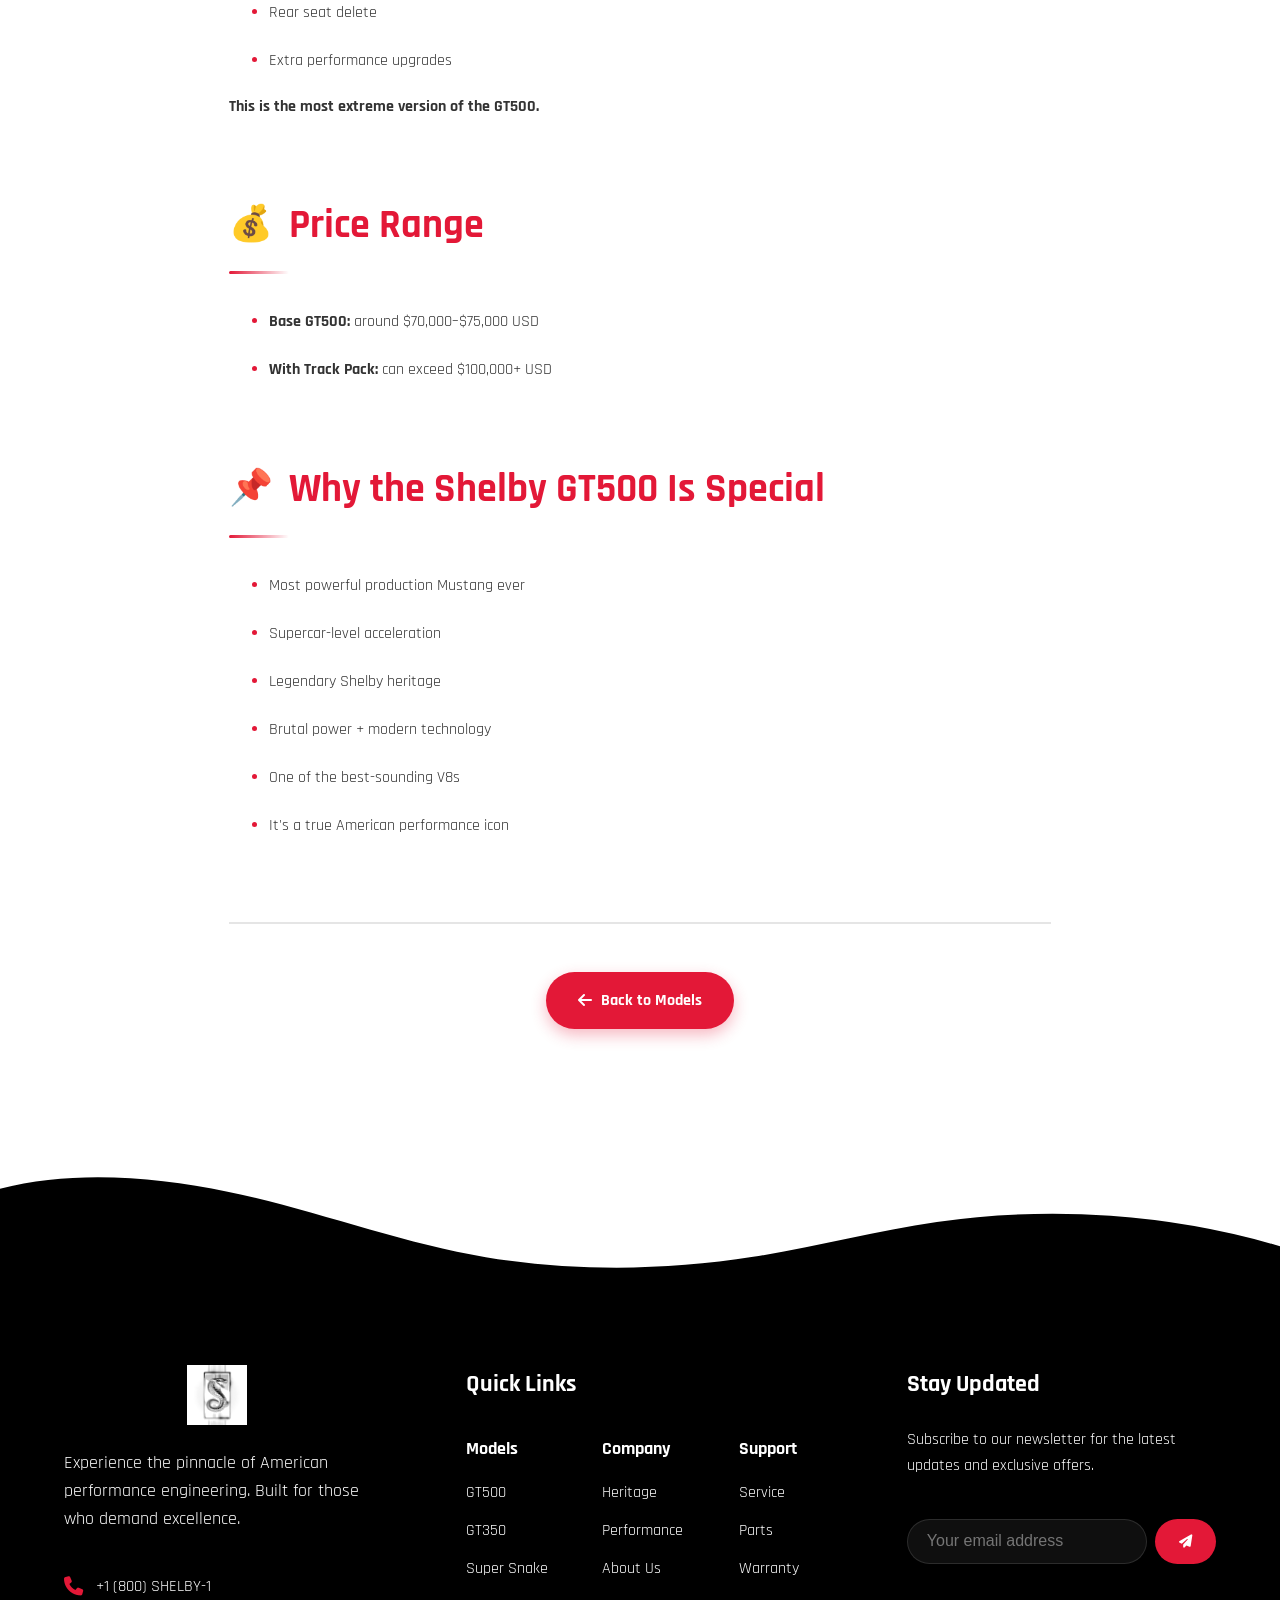
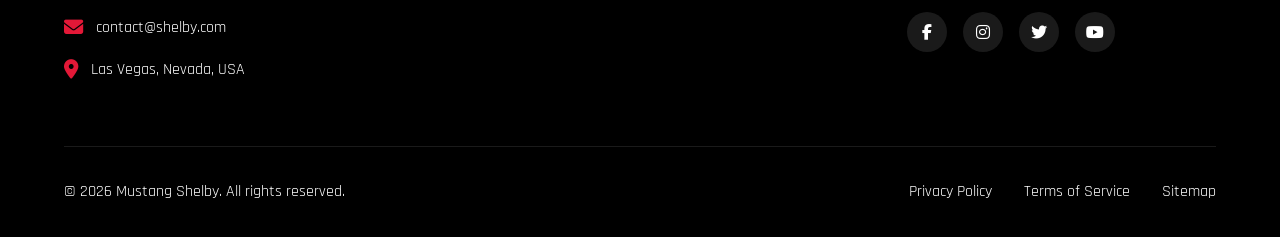
<file: gt500-details.html>
<!DOCTYPE html>
<html lang="en">
<head>
    <meta charset="UTF-8">
    <meta name="viewport" content="width=device-width, initial-scale=1.0">
    <title>Ford Mustang Shelby GT500 - 760 HP Supercharged V8 | Mustang Shelby</title>
    <meta name="description" content="Discover the 2024 Ford Mustang Shelby GT500: 760 HP supercharged V8, 3.3s 0-60 mph, 180+ mph top speed. The most powerful street-legal Ford ever built.">
    <meta name="keywords" content="Mustang Shelby GT500, 760 HP, supercharged V8, performance car, muscle car, Ford GT500">
    <meta name="author" content="Mustang Shelby">
    <meta name="robots" content="index, follow">
    <meta property="og:title" content="Ford Mustang Shelby GT500 - 760 HP Supercharged Performance">
    <meta property="og:description" content="Most powerful street-legal Ford with supercharged V8 engine, 0-60 in 3.3 seconds">
    <meta property="og:type" content="product">
    <meta property="og:url" content="https://your-domain.com/gt500-details.html">
    <meta name="twitter:card" content="summary_large_image">
    <meta name="twitter:title" content="Mustang Shelby GT500 - 760 HP">
    <link rel="canonical" href="https://your-domain.com/gt500-details.html">
    <link rel="icon" type="image/x-icon" href="logo/shalby logo 2.jpg">
    <link rel="stylesheet" href="https://cdnjs.cloudflare.com/ajax/libs/font-awesome/6.4.0/css/all.min.css">
    <link href="https://fonts.googleapis.com/css2?family=Rajdhani:wght@400;500;600;700&family=Racing+Sans+One&display=swap" rel="stylesheet">
    <link rel="stylesheet" href="index.css">
    <script type="application/ld+json">
    {
        "@context": "https://schema.org",
        "@type": "Product",
        "name": "Ford Mustang Shelby GT500",
        "description": "Most powerful street-legal Ford with 760 HP supercharged V8",
        "brand": {
            "@type": "Brand",
            "name": "Shelby"
        },
        "offers": {
            "@type": "AggregateOffer",
            "@context": "https://schema.org",
            "availability": "https://schema.org/InStock",
            "priceCurrency": "USD"
        },
        "specifications": "760 HP, 5.2L Supercharged V8, 0-60 mph in 3.3 seconds, Top speed 180+ mph"
    }
    </script>
    <style>
        /* Detail Hero Section - Premium Look */
        .detail-hero {
            min-height: 70vh;
            background: linear-gradient(135deg, #e31837 0%, #9c2121 50%, #1a1a1a 100%);
            display: flex;
            align-items: center;
            justify-content: center;
            padding: 6rem 5% 3rem;
            text-align: center;
            color: white;
            position: relative;
            overflow: hidden;
        }

        /* Animated background pattern */
        .detail-hero::before {
            content: '';
            position: absolute;
            top: 0;
            left: 0;
            right: 0;
            bottom: 0;
            background: 
                radial-gradient(circle at 20% 50%, rgba(255,255,255,0.1) 0%, transparent 50%),
                radial-gradient(circle at 80% 80%, rgba(227,24,55,0.1) 0%, transparent 50%);
            animation: gradientShift 8s ease-in-out infinite;
        }

        @keyframes gradientShift {
            0%, 100% { opacity: 1; }
            50% { opacity: 0.8; }
        }

        .detail-hero > div {
            position: relative;
            z-index: 1;
            animation: slideInDown 0.8s ease-out;
        }

        .detail-hero h1 {
            font-family: 'Racing Sans One', cursive;
            font-size: 4rem;
            margin-bottom: 1rem;
            line-height: 1.1;
            text-shadow: 0 4px 20px rgba(0,0,0,0.4);
            animation: slideInDown 0.8s ease-out;
        }

        .detail-hero p {
            font-size: 1.4rem;
            opacity: 0.95;
            font-weight: 500;
            text-shadow: 0 2px 10px rgba(0,0,0,0.3);
            animation: fadeIn 1s ease-out 0.3s both;
        }

        /* Detail Container */
        .detail-container {
            max-width: 950px;
            margin: 0 auto;
            padding: 5rem 5%;
            background: var(--background);
        }

        /* Detail Sections */
        .detail-section {
            margin-bottom: 4.5rem;
            opacity: 0;
            animation: fadeInUp 0.8s ease-out forwards;
        }

        .detail-section:nth-child(2) { animation-delay: 0.1s; }
        .detail-section:nth-child(3) { animation-delay: 0.2s; }
        .detail-section:nth-child(4) { animation-delay: 0.3s; }
        .detail-section:nth-child(5) { animation-delay: 0.4s; }
        .detail-section:nth-child(6) { animation-delay: 0.5s; }

        @keyframes fadeInUp {
            from {
                opacity: 0;
                transform: translateY(30px);
            }
            to {
                opacity: 1;
                transform: translateY(0);
            }
        }

        @keyframes slideInDown {
            from {
                opacity: 0;
                transform: translateY(-30px);
            }
            to {
                opacity: 1;
                transform: translateY(0);
            }
        }

        @keyframes fadeIn {
            from { opacity: 0; }
            to { opacity: 1; }
        }

        .detail-section h2 {
            font-size: 2.5rem;
            color: var(--primary);
            margin-bottom: 2rem;
            display: flex;
            align-items: center;
            gap: 1rem;
            position: relative;
            padding-bottom: 1rem;
        }

        .detail-section h2::after {
            content: '';
            position: absolute;
            bottom: 0;
            left: 0;
            width: 60px;
            height: 3px;
            background: linear-gradient(90deg, var(--primary), transparent);
            border-radius: 2px;
        }

        .detail-section h3 {
            font-size: 1.6rem;
            color: var(--text);
            margin-top: 2rem;
            margin-bottom: 1.2rem;
            font-weight: 700;
            position: relative;
            padding-left: 1rem;
        }

        .detail-section h3::before {
            content: '';
            position: absolute;
            left: 0;
            top: 0;
            bottom: 0;
            width: 3px;
            background: var(--primary);
            border-radius: 2px;
        }

        .detail-section p {
            color: var(--text);
            line-height: 1.8;
            margin-bottom: 1.2rem;
        }

        .detail-section ul, .detail-section ol {
            padding-left: 2.5rem;
            line-height: 2;
        }

        .detail-section li {
            margin-bottom: 1rem;
            color: var(--text);
            position: relative;
        }

        .detail-section ul li::marker {
            color: var(--primary);
            font-weight: 700;
        }

        /* Specs Grid */
        .specs-grid {
            display: grid;
            grid-template-columns: repeat(auto-fit, minmax(220px, 1fr));
            gap: 2rem;
            margin: 2.5rem 0;
        }

        .spec-card {
            background: var(--surface);
            padding: 2rem;
            border-radius: 15px;
            border-left: 5px solid var(--primary);
            box-shadow: 0 8px 20px var(--shadow);
            transition: all 0.3s ease;
            position: relative;
            overflow: hidden;
        }

        .spec-card::before {
            content: '';
            position: absolute;
            top: 0;
            left: 0;
            right: 0;
            height: 3px;
            background: linear-gradient(90deg, var(--primary), transparent);
        }

        .spec-card:hover {
            transform: translateY(-8px);
            box-shadow: 0 15px 35px var(--shadow);
        }

        .spec-card .label {
            font-size: 0.85rem;
            color: var(--muted);
            font-weight: 700;
            margin-bottom: 0.8rem;
            text-transform: uppercase;
            letter-spacing: 1px;
        }

        .spec-card .value {
            font-size: 2rem;
            font-weight: 800;
            color: var(--primary);
            letter-spacing: -1px;
        }

        /* Back Button */
        .back-button {
            display: inline-flex;
            align-items: center;
            gap: 0.6rem;
            margin-bottom: 3rem;
            padding: 1rem 2rem;
            background: var(--primary);
            color: white;
            text-decoration: none;
            border-radius: 30px;
            font-weight: 700;
            transition: all 0.3s ease;
            box-shadow: 0 6px 15px rgba(227, 24, 55, 0.3);
        }

        .back-button:hover {
            background: var(--accent);
            transform: translateX(-5px);
            box-shadow: 0 8px 20px rgba(227, 24, 55, 0.4);
        }

        .back-button i {
            transition: transform 0.3s ease;
        }

        .back-button:hover i {
            transform: translateX(-3px);
        }

        .emoji {
            font-size: 2.2rem;
            display: inline-block;
        }

        /* Intro Section */
        .detail-container > .detail-section:first-of-type p {
            font-size: 1.2rem;
            font-weight: 500;
            line-height: 1.9;
            color: var(--text);
            background: var(--surface);
            padding: 2rem;
            border-radius: 10px;
            border-left: 4px solid var(--primary);
            margin-bottom: 2rem;
        }

        /* Footer Separator */
        .footer-separator {
            text-align: center;
            margin-top: 5rem;
            padding: 3rem 0;
            border-top: 2px solid var(--shadow);
            border-bottom: 2px solid var(--shadow);
        }

        /* Responsive */
        @media (max-width: 768px) {
            .detail-hero {
                min-height: 50vh;
                padding: 4rem 5% 2rem;
            }

            .detail-hero h1 {
                font-size: 2.5rem;
            }

            .detail-hero p {
                font-size: 1.1rem;
            }

            .detail-container {
                padding: 3rem 5%;
            }

            .detail-section h2 {
                font-size: 2rem;
            }

            .specs-grid {
                grid-template-columns: repeat(auto-fit, minmax(180px, 1fr));
                gap: 1.5rem;
            }

            .spec-card {
                padding: 1.5rem;
            }

            .spec-card .value {
                font-size: 1.6rem;
            }

            .back-button {
                padding: 0.8rem 1.5rem;
                font-size: 0.95rem;
            }
        }

        /* Dark Theme */
        .dark-theme {
            --primary: #ff1f1f;
            --secondary: #ffffff;
            --text: #ffffff;
            --background: #121212;
            --surface: #1e1e1e;
            --muted: #9ca3af;
            --shadow: rgba(255, 255, 255, 0.1);
        }
    </style>
</head>
<body>
    <nav class="navbar">
        <div class="nav-logo">
            <img src="logo/shalby logo 2.jpg" alt="Shelby Logo">
        </div>

        <button id="navToggle" class="nav-toggle" aria-expanded="false" aria-label="Open navigation">
            <span class="bar"></span>
            <span class="bar"></span>
            <span class="bar"></span>
        </button>

        <div class="nav-links" id="navMenu">
            <a href="index.html#home">Home</a>
            <a href="index.html#models">Models</a>
            <a href="index.html#heritage">Heritage</a>
            <a href="index.html#performance">Performance</a>
            <a href="index.html#contact">Contact</a>
        </div>

        <button id="themeToggle" class="theme-toggle" aria-pressed="false" title="Toggle dark/light">
            <i class="fas fa-sun light-icon"></i>
            <i class="fas fa-moon dark-icon"></i>
        </button>
    </nav>

    <div class="detail-hero">
        <div>
            <h1>Ford Mustang Shelby GT500</h1>
            <p>The Most Powerful Mustang Ever Built</p>
        </div>
    </div>

    <div class="detail-container">
        <a href="index.html#models" class="back-button">
            <i class="fas fa-arrow-left"></i> Back to Models
        </a>

        <div class="detail-section">
            <p>The Ford Mustang Shelby GT500 is the most powerful, fastest, and most track-focused Mustang ever produced by Ford. It represents the top level of Mustang engineering—combining American muscle with modern supercar technology.</p>
        </div>

        <div class="detail-section">
            <h2><span class="emoji">⭐</span> Overview</h2>
            <div class="specs-grid">
                <div class="spec-card">
                    <div class="label">Model</div>
                    <div class="value">GT500</div>
                </div>
                <div class="spec-card">
                    <div class="label">Horsepower</div>
                    <div class="value">760 HP</div>
                </div>
                <div class="spec-card">
                    <div class="label">Torque</div>
                    <div class="value">625 lb-ft</div>
                </div>
                <div class="spec-card">
                    <div class="label">0-100 km/h</div>
                    <div class="value">3.3s</div>
                </div>
                <div class="spec-card">
                    <div class="label">Top Speed</div>
                    <div class="value">290 km/h</div>
                </div>
                <div class="spec-card">
                    <div class="label">Years</div>
                    <div class="value">2020-2022</div>
                </div>
            </div>
            <ul style="margin-top: 2rem;">
                <li><strong>Model:</strong> Ford Mustang Shelby GT500</li>
                <li><strong>Production Years:</strong> 2020–2022 (latest generation)</li>
                <li><strong>Engine:</strong> 5.2L Supercharged V8 (Predator)</li>
                <li><strong>Horsepower:</strong> 760 hp</li>
                <li><strong>Torque:</strong> 625 lb-ft (847 Nm)</li>
                <li><strong>Drivetrain:</strong> Rear-wheel drive (RWD)</li>
                <li><strong>Transmission:</strong> 7-speed Dual-Clutch Transmission (DCT)</li>
                <li><strong>Type:</strong> High-performance muscle/sports car</li>
            </ul>
        </div>

        <div class="detail-section">
            <h2><span class="emoji">🔥</span> Engine & Performance</h2>

            <h3>5.2L SUPERCHARGED "PREDATOR" V8</h3>
            <ul>
                <li>760 horsepower</li>
                <li>625 lb-ft torque</li>
                <li>Eaton 2.65L supercharger</li>
                <li>Direct injection</li>
                <li>High-strength internal components</li>
            </ul>

            <h3>Performance Numbers</h3>
            <ul>
                <li><strong>0–100 km/h:</strong> ~3.3 seconds</li>
                <li><strong>Top Speed:</strong> around 290 km/h (180 mph)</li>
                <li><strong>Quarter Mile:</strong> ~10.7 seconds</li>
                <li><strong>Braking (100–0):</strong> Extremely strong Brembo brakes</li>
            </ul>
            <p><strong>The GT500 is one of the most powerful factory Mustangs ever made.</strong></p>
        </div>

        <div class="detail-section">
            <h2><span class="emoji">🏎️</span> Transmission</h2>
            <h3>7-Speed Tremec Dual-Clutch Transmission (DCT)</h3>
            <ul>
                <li>Lightning-fast gear shifts</li>
                <li>Similar technology used in supercars</li>
                <li>No manual option</li>
                <li>Provides instant acceleration and smooth power delivery</li>
            </ul>
        </div>

        <div class="detail-section">
            <h2><span class="emoji">⚙️</span> Suspension & Handling</h2>
            <h3>Suspension</h3>
            <ul>
                <li>MagneRide adaptive dampers</li>
                <li>Race-tuned chassis</li>
                <li>Wider track for stability</li>
            </ul>

            <h3>Handling Abilities</h3>
            <ul>
                <li>High-speed cornering</li>
                <li>Strong grip</li>
                <li>Very balanced for a high-horsepower RWD car</li>
            </ul>
        </div>

        <div class="detail-section">
            <h2><span class="emoji">🛑</span> Brakes</h2>
            <h3>Brembo Braking System</h3>
            <ul>
                <li>Huge 16.5-inch front rotors</li>
                <li>6-piston calipers</li>
                <li>Excellent stopping power even at high speeds</li>
            </ul>
        </div>

        <div class="detail-section">
            <h2><span class="emoji">🎨</span> Design & Exterior</h2>
            <h3>Exterior Highlights</h3>
            <ul>
                <li>Aggressive front fascia</li>
                <li>Large rear wing (Carbon Fiber Track Pack)</li>
                <li>Massive front grille for cooling</li>
                <li>Dual hood vents with air extraction</li>
                <li>Wide body stance</li>
                <li>Quad exhaust tips</li>
            </ul>
            <p><strong>Designed not just to look powerful—but to improve aerodynamics and cooling.</strong></p>
        </div>

        <div class="detail-section">
            <h2><span class="emoji">🪑</span> Interior Features</h2>
            <ul>
                <li>Recaro sport seats (optional)</li>
                <li>Flat-bottom steering wheel</li>
                <li>Digital instrument cluster</li>
                <li>Touchscreen with SYNC infotainment</li>
                <li>Leather and suede materials</li>
                <li>Carbon fiber trim (Track Pack)</li>
            </ul>
            <p><strong>Interior is a mix of sporty and premium.</strong></p>
        </div>

        <div class="detail-section">
            <h2><span class="emoji">🎛️</span> Driving Modes</h2>
            <ul>
                <li>Normal</li>
                <li>Sport</li>
                <li>Track</li>
                <li>Drag Strip</li>
                <li>Wet/Slippery</li>
            </ul>
            <p><strong>Each mode changes throttle, steering, suspension, and transmission behavior.</strong></p>
        </div>

        <div class="detail-section">
            <h2><span class="emoji">🧪</span> Key Technology</h2>
            <ul>
                <li>Launch control</li>
                <li>Line lock (burnouts)</li>
                <li>Traction management system</li>
                <li>Active valve performance exhaust</li>
                <li>Real-time vehicle performance monitoring</li>
            </ul>
        </div>

        <div class="detail-section">
            <h2><span class="emoji">🏁</span> Special Edition / Packages</h2>
            <h3>Carbon Fiber Track Pack</h3>
            <ul>
                <li>Carbon fiber wheels</li>
                <li>GT4-style carbon rear wing</li>
                <li>Michelin Pilot Sport Cup 2 tires</li>
                <li>Rear seat delete</li>
                <li>Extra performance upgrades</li>
            </ul>
            <p><strong>This is the most extreme version of the GT500.</strong></p>
        </div>

        <div class="detail-section">
            <h2><span class="emoji">💰</span> Price Range</h2>
            <ul>
                <li><strong>Base GT500:</strong> around $70,000–$75,000 USD</li>
                <li><strong>With Track Pack:</strong> can exceed $100,000+ USD</li>
            </ul>
        </div>

        <div class="detail-section">
            <h2><span class="emoji">📌</span> Why the Shelby GT500 Is Special</h2>
            <ul>
                <li>Most powerful production Mustang ever</li>
                <li>Supercar-level acceleration</li>
                <li>Legendary Shelby heritage</li>
                <li>Brutal power + modern technology</li>
                <li>One of the best-sounding V8s</li>
                <li>It's a true American performance icon</li>
            </ul>
        </div>

        <div style="text-align: center; margin-top: 5rem; padding: 3rem 0; border-top: 2px solid var(--shadow);">
            <a href="index.html#models" class="back-button">
                <i class="fas fa-arrow-left"></i> Back to Models
            </a>
        </div>
    </div>

    <footer id="contact" class="site-footer">
        <div class="footer-waves">
            <svg data-name="Layer 1" xmlns="http://www.w3.org/2000/svg" viewBox="0 0 1200 120" preserveAspectRatio="none">
                <path d="M321.39,56.44c58-10.79,114.16-30.13,172-41.86,82.39-16.72,168.19-17.73,250.45-.39C823.78,31,906.67,72,985.66,92.83c70.05,18.48,146.53,26.09,214.34,3V0H0V27.35A600.21,600.21,0,0,0,321.39,56.44Z"></path>
            </svg>
        </div>
        <div class="footer-content">
            <div class="footer-section brand-section">
                <img src="logo/shalby logo 2.jpg" alt="Shelby Logo" class="footer-logo">
                <p class="brand-description">Experience the pinnacle of American performance engineering. Built for those who demand excellence.</p>
                <div class="contact-info">
                    <div class="contact-item">
                        <i class="fas fa-phone"></i>
                        <span>+1 (800) SHELBY-1</span>
                    </div>
                    <div class="contact-item">
                        <i class="fas fa-envelope"></i>
                        <span>contact@shelby.com</span>
                    </div>
                    <div class="contact-item">
                        <i class="fas fa-map-marker-alt"></i>
                        <span>Las Vegas, Nevada, USA</span>
                    </div>
                </div>
            </div>

            <div class="footer-section quick-links">
                <h4>Quick Links</h4>
                <div class="links-grid">
                    <div class="links-column">
                        <h5>Models</h5>
                        <a href="index.html#models">GT500</a>
                        <a href="index.html#models">GT350</a>
                        <a href="index.html#models">Super Snake</a>
                    </div>
                    <div class="links-column">
                        <h5>Company</h5>
                        <a href="index.html#heritage">Heritage</a>
                        <a href="index.html#performance">Performance</a>
                        <a href="index.html#home">About Us</a>
                    </div>
                    <div class="links-column">
                        <h5>Support</h5>
                        <a href="index.html#contact">Service</a>
                        <a href="index.html#contact">Parts</a>
                        <a href="index.html#contact">Warranty</a>
                    </div>
                </div>
            </div>

            <div class="footer-section newsletter">
                <h4>Stay Updated</h4>
                <p>Subscribe to our newsletter for the latest updates and exclusive offers.</p>
                <form class="newsletter-form">
                    <div class="input-group">
                        <input type="email" placeholder="Your email address" required>
                        <button type="submit">
                            <i class="fas fa-paper-plane"></i>
                        </button>
                    </div>
                </form>
                <div class="social-icons">
                    <a href="#" class="social-icon" title="Facebook">
                        <i class="fab fa-facebook-f"></i>
                    </a>
                    <a href="#" class="social-icon" title="Instagram">
                        <i class="fab fa-instagram"></i>
                    </a>
                    <a href="#" class="social-icon" title="Twitter">
                        <i class="fab fa-twitter"></i>
                    </a>
                    <a href="#" class="social-icon" title="YouTube">
                        <i class="fab fa-youtube"></i>
                    </a>
                </div>
            </div>
        </div>

        <div class="footer-bottom">
            <div class="footer-bottom-content">
                <p class="copyright">&copy; <span id="year">2025</span> Mustang Shelby. All rights reserved.</p>
                <div class="footer-bottom-links">
                    <a href="#privacy">Privacy Policy</a>
                    <a href="#terms">Terms of Service</a>
                    <a href="#sitemap">Sitemap</a>
                </div>
            </div>
        </div>
    </footer>

    <script src="index.js"></script>
</body>
</html>
</file>
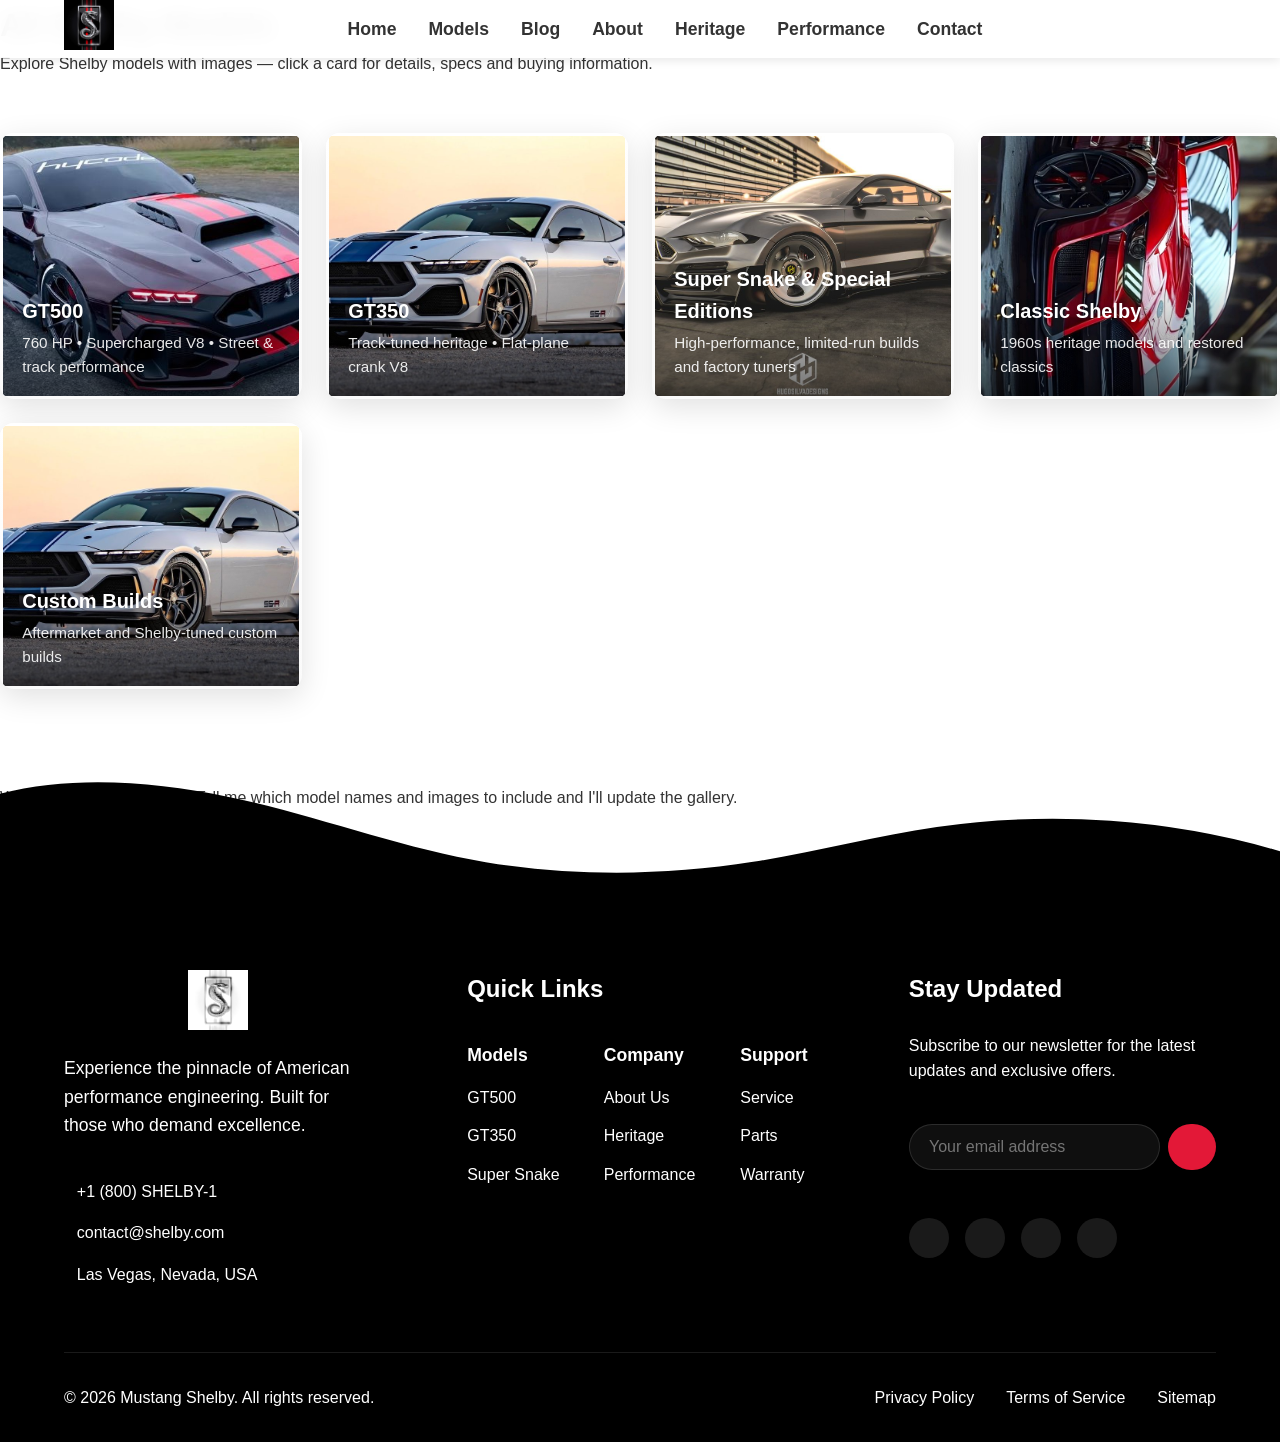
<file: models.html>
<!DOCTYPE html>
<html lang="en">
<head>
    <meta charset="utf-8">
    <meta name="viewport" content="width=device-width, initial-scale=1">
    <title>All Shelby Models — Mustang Shelby Gallery</title>
    <meta name="description" content="Gallery of Mustang Shelby models — GT500, GT350, Super Snake and more with images and quick links to model details.">
    <link rel="stylesheet" href="index.css">
    <link rel="canonical" href="https://your-domain.com/models.html">
</head>
<body>
    <nav class="navbar">
        <div class="nav-logo">
            <img src="logo/shalby logo 2.jpg" alt="Shelby Logo">
        </div>

        <!-- Mobile hamburger -->
        <button id="navToggle" class="nav-toggle" aria-expanded="false" aria-label="Open navigation">
            <span class="bar"></span>
            <span class="bar"></span>
            <span class="bar"></span>
        </button>

        <div class="nav-links" id="navMenu">
            <a href="index.html#home">Home</a>
            <a href="models.html">Models</a>
            <a href="blog/mustang-shelby-guide.html">Blog</a>
            <a href="about.html">About</a>
            <a href="index.html#heritage">Heritage</a>
            <a href="index.html#performance">Performance</a>
            <a href="index.html#contact">Contact</a>
        </div>

        <button id="themeToggle" class="theme-toggle" aria-pressed="false" title="Toggle dark/light">
            <i class="fas fa-sun light-icon"></i>
            <i class="fas fa-moon dark-icon"></i>
        </button>
    </nav>

    <main class="detail-container">
        <header style="margin-bottom:1.5rem;">
            <h1>All Shelby Models</h1>
            <p>Explore Shelby models with images — click a card for details, specs and buying information.</p>
        </header>

        <section class="models-gallery">
            <div class="gallery-grid">
                <article class="model-card">
                    <a href="gt500-details.html" class="model-link" aria-label="Shelby GT500 details">
                        <figure>
                            <img src="img/Shelby GT500.jpg" alt="Ford Mustang Shelby GT500" loading="lazy">
                            <figcaption>
                                <h3>GT500</h3>
                                <p>760 HP • Supercharged V8 • Street & track performance</p>
                            </figcaption>
                        </figure>
                    </a>
                </article>

                <article class="model-card">
                    <a href="gt350-details.html" class="model-link" aria-label="Shelby GT350 details">
                        <figure>
                            <img src="img/mustang shalby 3.jpg" alt="Ford Mustang Shelby GT350" loading="lazy">
                            <figcaption>
                                <h3>GT350</h3>
                                <p>Track-tuned heritage • Flat-plane crank V8</p>
                            </figcaption>
                        </figure>
                    </a>
                </article>

                <article class="model-card">
                    <a href="blog/mustang-shelby-guide.html" class="model-link" aria-label="Super Snake and special editions">
                        <figure>
                            <img src="img/Shelby Custom Builds 2.jpg" alt="Shelby Super Snake and custom builds" loading="lazy">
                            <figcaption>
                                <h3>Super Snake & Special Editions</h3>
                                <p>High-performance, limited-run builds and factory tuners</p>
                            </figcaption>
                        </figure>
                    </a>
                </article>

                <article class="model-card">
                    <a href="about.html" class="model-link" aria-label="Classic Shelby models and history">
                        <figure>
                            <img src="img/mustang shalby 2.jpg" alt="Classic Shelby Mustangs" loading="lazy">
                            <figcaption>
                                <h3>Classic Shelby</h3>
                                <p>1960s heritage models and restored classics</p>
                            </figcaption>
                        </figure>
                    </a>
                </article>

                <article class="model-card">
                    <a href="blog/how-to-identify-shelby.html" class="model-link" aria-label="Custom builds and how to identify Shelby">
                        <figure>
                            <img src="img/Shelby Custom Builds 1.jpg" alt="Shelby custom builds gallery" loading="lazy">
                            <figcaption>
                                <h3>Custom Builds</h3>
                                <p>Aftermarket and Shelby-tuned custom builds</p>
                            </figcaption>
                        </figure>
                    </a>
                </article>

            </div>
        </section>

        <p style="margin-top:2rem;">Want more models added? Tell me which model names and images to include and I'll update the gallery.</p>
    </main>

    <footer id="contact" class="site-footer">
        <div class="footer-waves">
            <svg data-name="Layer 1" xmlns="http://www.w3.org/2000/svg" viewBox="0 0 1200 120" preserveAspectRatio="none">
                <path d="M321.39,56.44c58-10.79,114.16-30.13,172-41.86,82.39-16.72,168.19-17.73,250.45-.39C823.78,31,906.67,72,985.66,92.83c70.05,18.48,146.53,26.09,214.34,3V0H0V27.35A600.21,600.21,0,0,0,321.39,56.44Z"></path>
            </svg>
        </div>
        <div class="footer-content">
            <div class="footer-section brand-section">
                <img src="logo/shalby logo 2.jpg" alt="Shelby Logo" class="footer-logo">
                <p class="brand-description">Experience the pinnacle of American performance engineering. Built for those who demand excellence.</p>
                <div class="contact-info">
                    <div class="contact-item">
                        <i class="fas fa-phone"></i>
                        <span>+1 (800) SHELBY-1</span>
                    </div>
                    <div class="contact-item">
                        <i class="fas fa-envelope"></i>
                        <span>contact@shelby.com</span>
                    </div>
                    <div class="contact-item">
                        <i class="fas fa-map-marker-alt"></i>
                        <span>Las Vegas, Nevada, USA</span>
                    </div>
                </div>
            </div>
            
            <div class="footer-section quick-links">
                <h4>Quick Links</h4>
                <div class="links-grid">
                    <div class="links-column">
                        <h5>Models</h5>
                        <a href="models.html">GT500</a>
                        <a href="models.html">GT350</a>
                        <a href="#">Super Snake</a>
                    </div>
                    <div class="links-column">
                        <h5>Company</h5>
                        <a href="about.html">About Us</a>
                        <a href="index.html#heritage">Heritage</a>
                        <a href="index.html#performance">Performance</a>
                    </div>
                    <div class="links-column">
                        <h5>Support</h5>
                        <a href="#service">Service</a>
                        <a href="#parts">Parts</a>
                        <a href="#warranty">Warranty</a>
                    </div>
                </div>
            </div>

            <div class="footer-section newsletter">
                <h4>Stay Updated</h4>
                <p>Subscribe to our newsletter for the latest updates and exclusive offers.</p>
                <form class="newsletter-form">
                    <div class="input-group">
                        <input type="email" placeholder="Your email address" required>
                        <button type="submit">
                            <i class="fas fa-paper-plane"></i>
                        </button>
                    </div>
                </form>
                <div class="social-icons">
                    <a href="#" class="social-icon" title="Facebook">
                        <i class="fab fa-facebook-f"></i>
                    </a>
                    <a href="#" class="social-icon" title="Instagram">
                        <i class="fab fa-instagram"></i>
                    </a>
                    <a href="#" class="social-icon" title="Twitter">
                        <i class="fab fa-twitter"></i>
                    </a>
                    <a href="#" class="social-icon" title="YouTube">
                        <i class="fab fa-youtube"></i>
                    </a>
                </div>
            </div>
        </div>
        
        <div class="footer-bottom">
            <div class="footer-bottom-content">
                <p class="copyright">&copy; <span id="year">2025</span> Mustang Shelby. All rights reserved.</p>
                <div class="footer-bottom-links">
                    <a href="#privacy">Privacy Policy</a>
                    <a href="#terms">Terms of Service</a>
                    <a href="#sitemap">Sitemap</a>
                </div>
            </div>
        </div>
    </footer>

    <script src="index.js"></script>
</body>
</html>
</file>
<file: index.css>
:root {
    /* Light Theme Colors */
    --primary: #e31837;
    --secondary: #1a1a1a;
    --text: #333333;
    --background: #ffffff;
    --surface: #f5f5f5;
    --accent: #ffd700;
    --navbar: rgba(255, 255, 255, 0.95);
    --shadow: rgba(0, 0, 0, 0.1);
    
    /* Dark Theme Colors */
    --dark-primary: #ff1f1f;
    --dark-secondary: #ffffff;
    --dark-text: #ffffff;
    --dark-background: #121212;
    --dark-surface: #1e1e1e;
    --dark-accent: #ffd700;
    --dark-navbar: rgba(18, 18, 18, 0.95);
    --dark-shadow: rgba(255, 255, 255, 0.1);
}

* {
    margin: 0;
    padding: 0;
    box-sizing: border-box;
    scroll-behavior: smooth;
}

body {
    font-family: 'Rajdhani', sans-serif;
    background-color: var(--background);
    color: var(--text);
    line-height: 1.6;
    transition: background-color 0.3s, color 0.3s;
}

.dark-theme {
    --primary: var(--dark-primary);
    --secondary: var(--dark-secondary);
    --text: var(--dark-text);
    --background: var(--dark-background);
    --surface: var(--dark-surface);
    --navbar: var(--dark-navbar);
    --shadow: var(--dark-shadow);
}

/* Navbar Styles */
.navbar {
    position: fixed;
    top: 0;
    left: 0;
    right: 0;
    display: flex;
    justify-content: space-between;
    align-items: center;
    padding: 0.01rem 5%;
    background: var(--navbar);
    backdrop-filter: blur(10px);
    z-index: 1000;
    box-shadow: 0 2px 10px var(--shadow);
}

.nav-logo img {
    height: 50px;
}

/* Desktop nav links */
.nav-links {
    display: flex;
    gap: 2rem;
    align-items: center;
}

/* Mobile hamburger button (hidden on desktop) */
.nav-toggle {
    display: none;
    background: none;
    border: none;
    width: 42px;
    height: 42px;
    align-items: center;
    justify-content: center;
    cursor: pointer;
    margin-left: 1rem;
}

.nav-toggle .bar {
    display: block;
    width: 22px;
    height: 2px;
    background: var(--text);
    margin: 4px 0;
    transition: transform 0.3s, opacity 0.3s;
}

/* Mobile menu open state */
.nav-links.open {
    display: flex;
    position: fixed;
    top: 68px;
    right: 12px;
    flex-direction: column;
    gap: 12px;
    background: rgba(0,0,0,0.85);
    padding: 1rem 1.25rem;
    border-radius: 10px;
    z-index: 1200;
    box-shadow: 0 8px 24px rgba(0,0,0,0.4);
}

.nav-links.open a {
    color: #fff;
    padding: 8px 12px;
}

.nav-links a {
    color: var(--text);
    text-decoration: none;
    font-weight: 600;
    font-size: 1.1rem;
    transition: color 0.3s;
}

.nav-links a:hover {
    color: var(--primary);
}

/* Theme Toggle */
.theme-toggle {
    background: none;
    border: none;
    color: var(--text);
    font-size: 1.5rem;
    cursor: pointer;
    transition: transform 0.3s;
}

.theme-toggle:hover {
    transform: rotate(180deg);
}

/* Hero Section */
.hero {
    min-height: 100vh;
    display: flex;
    align-items: center;
    padding: 6rem 5% 2rem;
    position: relative;
    overflow: hidden;
}

.hero-content {
    flex: 1;
    z-index: 1;
}

.animated-text {
    font-family: 'Racing Sans One', cursive;
    font-size: 4.5rem;
    color: var(--primary);
    margin-bottom: 1rem;
    line-height: 1.1;
    animation: slideIn 1s ease-out;
}

/* Automatic color-cycle for prominent hero text and stats */
@keyframes colorCycle {
    0% { color: var(--primary); }
    25% { color: var(--accent); }
    50% { color: #1e88e5; }
    75% { color: #9c27b0; }
    100% { color: var(--primary); }
}

.animated-text {
    animation: slideIn 1s ease-out, colorCycle 8s ease-in-out infinite;
}

.subtitle {
    font-size: 1.5rem;
    margin-bottom: 2rem;
    color: var(--text);
    animation: fadeIn 1s ease-out 0.5s both;
}

.hero-stats {
    display: flex;
    gap: 2rem;
    margin-bottom: 2rem;
    animation: fadeIn 1s ease-out 1s both;
}

.stat {
    text-align: center;
}

.number {
    font-size: 2.5rem;
    font-weight: 700;
    color: var(--primary);
    display: block;
}

.number {
    animation: colorCycle 6s linear infinite;
}

/* Respect users' motion preferences */
@media (prefers-reduced-motion: reduce) {
    .animated-text,
    .number {
        animation: none !important;
    }
}

.label {
    font-size: 1rem;
    color: var(--text);
    font-weight: 600;
}

.hero-image {
    flex: 1;
    position: relative;
    animation: slideInRight 1s ease-out;
}

.hero-image img {
    width: 100%;
    max-width: 800px;
    object-fit: cover;
    border-radius: 20px;
    box-shadow: 0 10px 30px var(--shadow);
}

/* Models Section */
.models {
    padding: 6rem 5%;
    background: var(--surface);
}

.models h2 {
    text-align: center;
    font-size: 3rem;
    margin-bottom: 3rem;
    color: var(--text);
}

.model-grid {
    display: grid;
    grid-template-columns: repeat(auto-fit, minmax(300px, 1fr));
    gap: 2rem;
}

.model-card {
    background: var(--background);
    border-radius: 15px;
    overflow: hidden;
    box-shadow: 0 5px 15px var(--shadow);
    transition: transform 0.3s;
}

.model-card:hover {
    transform: translateY(-10px);
}

/* Make model cards clickable with special styling */
.model-link {
    display: flex;
    flex-direction: column;
    cursor: pointer;
    position: relative;
    border: 3px solid transparent;
    transition: all 0.3s ease;
}

.model-link:hover {
    border-color: var(--primary);
    box-shadow: 0 10px 30px var(--shadow), inset 0 0 20px rgba(227, 24, 55, 0.08);
    transform: translateY(-12px);
}

.model-link::after {
    content: 'Click for details';
    position: absolute;
    bottom: 20px;
    right: 15px;
    font-size: 0.8rem;
    background: var(--primary);
    color: white;
    padding: 0.4rem 0.8rem;
    border-radius: 20px;
    opacity: 0;
    transition: opacity 0.3s ease;
    z-index: 10;
}

.model-link:hover::after {
    opacity: 1;
}

.model-card img {
    width: 100%;
    height: 240px;
    object-fit: cover;
    transition: transform 0.6s cubic-bezier(.2,.9,.2,1), filter 0.4s ease;
}

/* Enhanced gallery styles for models page */
.models-gallery {
    padding: 2rem 0 4rem;
}

.gallery-grid {
    display: grid;
    grid-template-columns: repeat(auto-fit, minmax(260px, 1fr));
    gap: 1.5rem;
    align-items: start;
}

.model-card {
    background: linear-gradient(180deg, var(--background) 0%, rgba(0,0,0,0.02) 100%);
    border-radius: 14px;
    overflow: hidden;
    box-shadow: 0 8px 30px rgba(0,0,0,0.12);
    transition: transform 0.35s ease, box-shadow 0.35s ease;
}

.model-card:hover {
    transform: translateY(-12px) scale(1.01);
    box-shadow: 0 18px 50px rgba(0,0,0,0.18);
}

.model-card figure {
    margin: 0;
    position: relative;
    overflow: hidden;
}

.model-card img {
    display: block;
    width: 100%;
    height: 260px;
    object-fit: cover;
    transform-origin: center center;
}

.model-card:hover img {
    transform: scale(1.08) translateY(-4px) rotate(-0.6deg);
}

.model-card figcaption {
    position: absolute;
    left: 0;
    right: 0;
    bottom: 0;
    padding: 1rem 1.2rem;
    background: linear-gradient(180deg, rgba(0,0,0,0.0) 0%, rgba(0,0,0,0.55) 100%);
    color: #fff;
    display: flex;
    flex-direction: column;
    gap: 0.25rem;
}

.model-card figcaption h3 {
    margin: 0;
    font-size: 1.25rem;
    font-weight: 700;
    color: #fff;
}

.model-card figcaption p {
    margin: 0;
    font-size: 0.95rem;
    color: rgba(255,255,255,0.9);
}

/* Fallback spacing for model-info when present */
.model-info {
    padding: 1.25rem 1.5rem;
}

.model-info {
    padding: 1.5rem;
}

.model-info h3 {
    font-size: 1.8rem;
    margin-bottom: 1rem;
    color: var(--text);
}

.specs {
    list-style: none;
    display: flex;
    gap: 1rem;
    margin-top: 1rem;
}

.specs li {
    background: var(--primary);
    color: white;
    padding: 0.5rem 1rem;
    border-radius: 20px;
    font-size: 0.9rem;
}

/* Heritage Section */
.heritage {
    padding: 6rem 5%;
    background: var(--background);
}

.heritage h2 {
    text-align: center;
    font-size: 3rem;
    margin-bottom: 3rem;
    color: var(--text);
}

.timeline {
    display: flex;
    justify-content: space-between;
    position: relative;
    max-width: 800px;
    margin: 0 auto;
}

.timeline::before {
    content: '';
    position: absolute;
    top: 50%;
    left: 0;
    right: 0;
    height: 2px;
    background: var(--primary);
    transform: translateY(-50%);
}

.timeline-item {
    text-align: center;
    position: relative;
    padding-top: 2rem;
}

.year {
    font-size: 1.5rem;
    font-weight: 700;
    color: var(--primary);
    display: block;
    margin-bottom: 0.5rem;
}

/* Performance Section */
.performance {
    padding: 6rem 5%;
    background: var(--surface);
}

.performance h2 {
    text-align: center;
    font-size: 3rem;
    margin-bottom: 3rem;
    color: var(--text);
}

.features-grid {
    display: grid;
    grid-template-columns: repeat(auto-fit, minmax(250px, 1fr));
    gap: 2rem;
}

.feature {
    text-align: center;
    padding: 2rem;
    background: var(--background);
    border-radius: 15px;
    box-shadow: 0 5px 15px var(--shadow);
    transition: transform 0.3s;
}

.feature:hover {
    transform: translateY(-5px);
}

/* Make first feature card clickable with special styling */
.feature-link {
    display: flex;
    flex-direction: column;
    align-items: center;
    justify-content: center;
    cursor: pointer;
    position: relative;
    border: 3px solid var(--primary);
    box-shadow: 0 5px 15px var(--shadow), inset 0 0 20px rgba(227, 24, 55, 0.05);
}

.feature-link:hover {
    transform: translateY(-8px);
    box-shadow: 0 10px 25px var(--shadow), inset 0 0 30px rgba(227, 24, 55, 0.1);
    background: linear-gradient(135deg, var(--background), var(--surface));
}

.feature-link::after {
    content: 'Click for details';
    position: absolute;
    bottom: 10px;
    right: 10px;
    font-size: 0.75rem;
    background: var(--primary);
    color: white;
    padding: 0.3rem 0.6rem;
    border-radius: 20px;
    opacity: 0;
    transition: opacity 0.3s;
}

.feature-link:hover::after {
    opacity: 1;
}

.feature i {
    font-size: 3rem;
    color: var(--primary);
    margin-bottom: 1rem;
}

/* Footer */
.site-footer {
    /* Default (light site theme): footer should be dark with white text */
    background: #000000;
    color: #ffffff;
    position: relative;
    padding: 6rem 5% 2rem;
    margin-top: 4rem;
}

/* When the site is in dark mode, invert the footer to be light with dark text */
.dark-theme .site-footer {
    background: #f7f7f7;
    color: #0b0b0b;
}

.footer-waves {
    position: absolute;
    top: -100px;
    left: 0;
    width: 100%;
    overflow: hidden;
    line-height: 0;
    transform: rotate(180deg);
}

.footer-waves svg {
    position: relative;
    display: block;
    width: calc(100% + 1.3px);
    height: 100px;
    fill: #000000; /* default wave matches dark footer */
}

/* Wave color when dark-theme is active (light footer) */
.dark-theme .footer-waves svg {
    fill: #f7f7f7;
}

/* Footer logo color handling: invert image on dark footer to appear white, remove invert in light footer */
.site-footer .footer-logo {
    filter: invert(1) grayscale(1) contrast(1.05);
}
.dark-theme .site-footer .footer-logo {
    filter: none;
}

.footer-content {
    display: grid;
    grid-template-columns: 1.5fr 2fr 1.5fr;
    gap: 4rem;
    position: relative;
    z-index: 1;
}

/* Make most footer text inherit the footer color so it flips with themes */
.site-footer a,
.site-footer .brand-description,
.site-footer .contact-item,
.site-footer .links-column a,
.site-footer .newsletter p,
.site-footer .newsletter h4,
.site-footer .footer-bottom-links a,
.site-footer .copyright {
    color: inherit;
}

/* Footer input/button defaults for dark footer (light text) */
.site-footer .newsletter-form input {
    background: rgba(255,255,255,0.06);
    color: #ffffff;
    border: 1px solid rgba(255,255,255,0.12);
}
.site-footer .newsletter-form button {
    background: var(--primary);
    color: #ffffff;
}

/* When site uses dark-theme (light footer), make footer elements dark */
.dark-theme .site-footer a,
.dark-theme .site-footer .brand-description,
.dark-theme .site-footer .contact-item,
.dark-theme .site-footer .links-column a,
.dark-theme .site-footer .newsletter p,
.dark-theme .site-footer .newsletter h4,
.dark-theme .site-footer .footer-bottom-links a,
.dark-theme .site-footer .copyright {
    color: #0b0b0b;
}

.dark-theme .site-footer .newsletter-form input {
    background: rgba(0,0,0,0.04);
    color: #0b0b0b;
    border: 1px solid rgba(0,0,0,0.08);
}
.dark-theme .site-footer .newsletter-form button {
    background: var(--primary);
    color: #0b0b0b;
}

/* Social icon backgrounds adapt to footer color */
.site-footer .social-icon {
    background: rgba(255,255,255,0.1);
    color: #ffffff;
}
.dark-theme .site-footer .social-icon {
    background: rgba(0,0,0,0.06);
    color: #0b0b0b;
}

/* Brand Section */
.brand-section {
    display: flex;
    flex-direction: column;
    gap: 1.5rem;
}

.footer-logo {
    height: 60px;
    object-fit: contain;
}

.brand-description {
    font-size: 1.1rem;
    line-height: 1.6;
    color: rgba(255, 255, 255, 0.8);
}

.contact-info {
    display: flex;
    flex-direction: column;
    gap: 1rem;
    margin-top: 1rem;
}

.contact-item {
    display: flex;
    align-items: center;
    gap: 0.8rem;
    color: rgba(255, 255, 255, 0.8);
}

.contact-item i {
    color: var(--primary);
    font-size: 1.2rem;
}

/* Quick Links Section */
.quick-links {
    padding-left: 2rem;
}

.quick-links h4 {
    font-size: 1.5rem;
    margin-bottom: 2rem;
    color: white;
}

.links-grid {
    display: grid;
    grid-template-columns: repeat(3, 1fr);
    gap: 2rem;
}

.links-column h5 {
    /* Follow footer's text color (inherits) so headings flip with theme */
    color: inherit;
    margin-bottom: 1rem;
    font-size: 1.1rem;
}

.links-column a {
    display: block;
    /* color: rgba(0, 0, 0, 0.8); */
    color: rgba(255, 255, 255, 0.8);
    /* text-shadow: 0px 0px 5px white; */
    text-decoration: none;
    margin-bottom: 0.8rem;
    transition: all 0.3s ease;
}

.links-column a:hover {
    color: var(--primary);
    transform: translateX(5px);
}

/* Newsletter Section */
.newsletter {
    display: flex;
    flex-direction: column;
    gap: 1.5rem;
}

.newsletter h4 {
    font-size: 1.5rem;
    /* Headings inherit footer color so they flip with theme */
    color: inherit;
    text-shadow: none;
}

.newsletter p {
    /* Paragraphs inherit footer color */
    color: inherit;
    line-height: 1.6;
}

.newsletter-form .input-group {
    display: flex;
    gap: 0.5rem;
    margin-top: 1rem;
}

.newsletter-form input {
    flex: 1;
    padding: 0.8rem 1.2rem;
    border-radius: 30px;
    /* use subtle background that adapts via earlier rules */
    background: rgba(255,255,255,0.06);
    border: 1px solid rgba(255,255,255,0.12);
    color: inherit;
    font-size: 1rem;
}

.newsletter-form input:focus {
    outline: none;
    border-color: var(--primary);
}

.newsletter-form button {
    background: var(--primary);
    color: inherit;
    border: none;
    padding: 0.8rem 1.5rem;
    border-radius: 30px;
    cursor: pointer;
    transition: all 0.3s ease;
}

.newsletter-form button:hover {
    background: var(--accent);
    transform: translateY(-2px);
}

/* Social Icons */
.social-icons {
    display: flex;
    gap: 1rem;
    margin-top: 1.5rem;
}

.social-icon {
    display: flex;
    align-items: center;
    justify-content: center;
    width: 40px;
    height: 40px;
    border-radius: 50%;
    background: rgba(255, 255, 255, 0.1);
    /* color adapts to footer color */
    color: inherit;
    text-decoration: none;
    transition: all 0.3s ease;
}

.social-icon:hover {
    background: var(--primary);
    transform: translateY(-3px);
}

/* Footer Bottom */
.footer-bottom {
    margin-top: 4rem;
    padding-top: 2rem;
    border-top: 1px solid rgba(255, 255, 255, 0.1);
}

.dark-theme .site-footer .footer-bottom {
    border-top: 1px solid rgba(0,0,0,0.08);
}

.footer-bottom-content {
    display: flex;
    justify-content: space-between;
    align-items: center;
    flex-wrap: wrap;
    gap: 1rem;
}

.copyright {
    color: rgba(0, 0, 0, 0.8);
}

.footer-bottom-links {
    display: flex;
    gap: 2rem;
}

.footer-bottom-links a {
    color: rgba(3, 3, 3, 0.8);
    text-decoration: none;
    transition: color 0.3s ease;
}

.footer-bottom-links a:hover {
    color: var(--primary);
}

/* Responsive Footer */
@media (max-width: 1200px) {
    .footer-content {
        grid-template-columns: 1fr 1fr;
    }
    
    .quick-links {
        padding-left: 0;
    }
}

@media (max-width: 768px) {
    .footer-content {
        grid-template-columns: 1fr;
        gap: 3rem;
    }
    
    .links-grid {
        grid-template-columns: repeat(2, 1fr);
    }
    
    .footer-bottom-content {
        flex-direction: column;
        text-align: center;
    }
    
    .footer-bottom-links {
        justify-content: center;
    }
}

/* Animations */
@keyframes slideIn {
    from {
        transform: translateX(-100px);
        opacity: 0;
    }
    to {
        transform: translateX(0);
        opacity: 1;
    }
}

@keyframes slideInRight {
    from {
        transform: translateX(100px);
        opacity: 0;
    }
    to {
        transform: translateX(0);
        opacity: 1;
    }
}

@keyframes fadeIn {
    from {
        opacity: 0;
    }
    to {
        opacity: 1;
    }
}

/* Responsive Design */
@media (max-width: 768px) {
    .navbar {
        padding: 1rem;
    }
    
    /* show hamburger on mobile */
    .nav-toggle {
        display: flex;
        align-items: center;
        justify-content: center;
    }
    
    /* hide desktop links until opened */
    .nav-links {
        display: none;
    }
    
    .hero {
        flex-direction: column;
        text-align: center;
        padding-top: 5rem;
    }
    
    .hero-stats {
        justify-content: center;
    }
    
    .animated-text {
        font-size: 3rem;
    }
    
    .timeline {
        flex-direction: column;
        gap: 2rem;
    }
    
    .timeline::before {
        display: none;
    }

    /* Make images and cards adapt nicely */
    .hero-image img, .model-card img {
        height: auto;
        max-height: 320px;
    }

    .gallery-grid {
        grid-template-columns: repeat(1, 1fr);
        gap: 1rem;
    }

    .nav-links.open {
        right: 10px;
        left: auto;
        top: 64px;
    }
}

/* CTA Button */
.cta-button {
    display: inline-block;
    background: var(--primary);
    color: white;
    padding: 1rem 2rem;
    border-radius: 30px;
    text-decoration: none;
    font-weight: 600;
    transition: transform 0.3s, background 0.3s;
    animation: fadeIn 1s ease-out 1.5s both;
}

.cta-button:hover {
    transform: scale(1.05);
    background: var(--accent);
}

/* Blog / Article Styles */
.blog-article {
    max-width: 900px;
    margin: 4rem auto;
    padding: 2rem;
    background: var(--background);
    border-radius: 14px;
    box-shadow: 0 12px 40px rgba(0,0,0,0.06);
}

.article-header {
    margin-bottom: 1.5rem;
}

.article-header h1 {
    font-size: 2.4rem;
    line-height: 1.08;
    color: var(--secondary);
    margin-bottom: 0.5rem;
}

.article-meta {
    color: rgba(0,0,0,0.55);
    font-size: 0.95rem;
    margin-bottom: 1.25rem;
}

.featured-image {
    width: 100%;
    border-radius: 10px;
    overflow: hidden;
    margin-bottom: 1.5rem;
}

.featured-image img {
    width: 100%;
    height: auto;
    display: block;
    object-fit: cover;
}

.article-content {
    font-size: 1.05rem;
    line-height: 1.8;
    color: var(--text);
}

.article-content p {
    margin: 1rem 0;
}

.article-content h2 {
    margin-top: 1.6rem;
    margin-bottom: 0.8rem;
    font-size: 1.4rem;
    color: var(--secondary);
}

.article-content ul,
.article-content ol {
    margin: 0.75rem 0 0.75rem 1.2rem;
}

.article-content blockquote {
    margin: 1.25rem 0;
    padding: 1rem 1.25rem;
    border-left: 4px solid var(--primary);
    background: rgba(227,24,55,0.03);
    color: rgba(0,0,0,0.75);
    border-radius: 8px;
}

.article-content pre,
.article-content code {
    font-family: ui-monospace, SFMono-Regular, Menlo, Monaco, 'Roboto Mono', monospace;
}

.article-content pre {
    background: #0f1720;
    color: #e6eef8;
    padding: 1rem;
    border-radius: 8px;
    overflow: auto;
    margin: 1rem 0;
}

.article-content a {
    color: var(--primary);
    text-decoration: underline;
}

.article-footer {
    margin-top: 2rem;
    display: flex;
    justify-content: space-between;
    align-items: center;
    gap: 1rem;
}

.related-posts {
    margin-top: 2rem;
}

.related-grid {
    display: grid;
    grid-template-columns: repeat(auto-fit, minmax(220px, 1fr));
    gap: 1rem;
}

.related-card {
    display: block;
    background: linear-gradient(180deg, rgba(0,0,0,0.02), rgba(0,0,0,0.01));
    border-radius: 10px;
    overflow: hidden;
    box-shadow: 0 6px 20px rgba(0,0,0,0.06);
    transition: transform 0.25s ease, box-shadow 0.25s ease;
}

.related-card:hover {
    transform: translateY(-6px);
    box-shadow: 0 14px 36px rgba(0,0,0,0.10);
}

.related-card img {
    width: 100%;
    height: 140px;
    object-fit: cover;
}

.share-buttons {
    display: flex;
    gap: 0.5rem;
}

.share-buttons a {
    display: inline-flex;
    align-items: center;
    justify-content: center;
    width: 40px;
    height: 40px;
    border-radius: 8px;
    background: var(--surface);
    color: var(--text);
    text-decoration: none;
    box-shadow: 0 6px 18px rgba(0,0,0,0.06);
}

@media (max-width: 768px) {
    .blog-article { padding: 1rem; margin: 2rem 1rem; }
    .article-header h1 { font-size: 1.8rem; }
    .related-grid { grid-template-columns: repeat(1, 1fr); }
}
</file>
